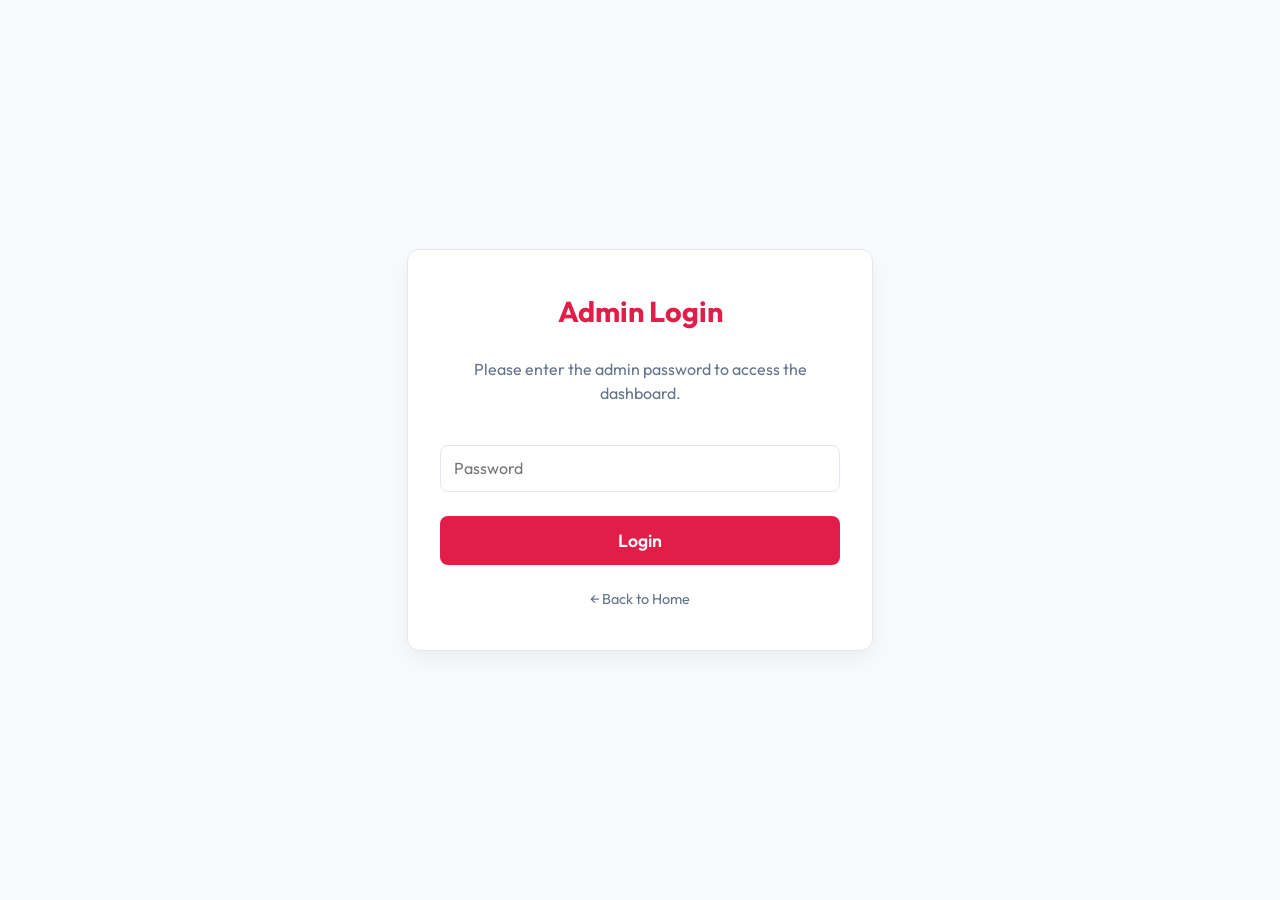
<file: admin.html>
<!DOCTYPE html>
<html lang="en">
<head>
  <meta charset="UTF-8" />
  <meta name="viewport" content="width=device-width, initial-scale=1.0"/>
  <title>Maa - Admin Dashboard</title>
  
  <link rel="preconnect" href="https://fonts.googleapis.com">
  <link rel="preconnect" href="https://fonts.gstatic.com" crossorigin>
  <link href="https://fonts.googleapis.com/css2?family=Outfit:wght@300;400;500;600;700&display=swap" rel="stylesheet">
  
  <style>
    :root {
      --color-primary: #e11d48;
      --color-primary-light: #fda4af;
      --color-bg: #f8fafc;
      --color-surface: #ffffff;
      --color-text: #0f172a;
      --color-text-muted: #64748b;
      --color-border: #e2e8f0;
      --color-success: #10b981;
      --font-family: 'Outfit', sans-serif;
    }

    body {
      font-family: var(--font-family);
      background-color: var(--color-bg);
      color: var(--color-text);
      margin: 0;
      padding: 0;
      line-height: 1.5;
    }

    .container {
      max-width: 900px;
      margin: 2rem auto;
      padding: 0 1rem;
    }

    header {
      display: flex;
      justify-content: space-between;
      align-items: center;
      margin-bottom: 2rem;
      border-bottom: 1px solid var(--color-border);
      padding-bottom: 1rem;
    }

    h1 {
      font-size: 2rem;
      font-weight: 700;
      color: var(--color-primary);
      margin: 0;
    }

    .tabs {
      display: flex;
      gap: 1rem;
      margin-bottom: 2rem;
      border-bottom: 1px solid var(--color-border);
      flex-wrap: wrap;
    }

    .tab {
      padding: 0.8rem 1.5rem;
      font-size: 1.1rem;
      font-weight: 600;
      cursor: pointer;
      color: var(--color-text-muted);
      border-bottom: 3px solid transparent;
      transition: all 0.2s;
    }

    .tab.active {
      color: var(--color-primary);
      border-bottom-color: var(--color-primary);
    }

    .tab-content {
      display: none;
    }

    .tab-content.active {
      display: block;
    }

    .card {
      background: var(--color-surface);
      border: 1px solid var(--color-border);
      border-radius: 12px;
      padding: 1.5rem;
      margin-bottom: 1rem;
      box-shadow: 0 2px 4px rgba(0,0,0,0.02);
      display: flex;
      flex-direction: column;
      gap: 1rem;
    }

    @media (min-width: 768px) {
      .card {
        flex-direction: row;
        justify-content: space-between;
        align-items: center;
      }
    }

    .details {
      flex: 1;
    }

    .text-title {
      font-size: 1.25rem;
      font-weight: 600;
      margin: 0 0 0.5rem 0;
      color: var(--color-text);
    }

    .meta {
      font-size: 0.9rem;
      color: var(--color-text-muted);
      display: flex;
      gap: 1rem;
      align-items: center;
      flex-wrap: wrap;
    }

    .badge {
      padding: 0.2rem 0.6rem;
      border-radius: 9999px;
      font-size: 0.75rem;
      font-weight: 600;
      text-transform: uppercase;
    }

    .badge.downvote { background: #fee2e2; color: #991b1b; }
    .badge.fallback { background: #ffedd5; color: #9a3412; }
    .badge.pending { background: #fef08a; color: #854d0e; }
    .badge.approved { background: #dcfce7; color: #166534; }

    .btn-group {
      display: flex;
      gap: 0.5rem;
    }

    .btn {
      padding: 0.5rem 1rem;
      border-radius: 8px;
      font-family: inherit;
      font-weight: 600;
      cursor: pointer;
      border: none;
      transition: opacity 0.2s;
    }

    .btn:hover { opacity: 0.9; }
    .btn-danger { background: var(--color-primary); color: white; }
    .btn-success { background: var(--color-success); color: white; }
    .btn-outline { background: transparent; border: 1px solid var(--color-border); color: var(--color-text); }
    .btn-outline:hover { background: var(--color-bg); }

    .empty-state {
      text-align: center;
      padding: 3rem;
      background: var(--color-surface);
      border: 1px dashed var(--color-border);
      border-radius: 12px;
      color: var(--color-text-muted);
    }
    
    .nav-link {
      color: var(--color-primary);
      text-decoration: none;
      font-weight: 500;
      margin-left: 1rem;
    }
    
    .nav-link:hover { text-decoration: underline; }

    #login-overlay {
      position: fixed;
      inset: 0;
      background: var(--color-bg);
      display: flex;
      flex-direction: column;
      align-items: center;
      justify-content: center;
      z-index: 1000;
    }
    #login-card {
      background: white;
      padding: 2.5rem 2rem;
      border-radius: 12px;
      box-shadow: 0 10px 25px rgba(0,0,0,0.05);
      width: 100%;
      max-width: 400px;
      text-align: center;
      border: 1px solid var(--color-border);
    }
    #login-input {
      width: 100%;
      padding: 0.8rem;
      margin: 1.5rem 0;
      border: 1px solid var(--color-border);
      border-radius: 8px;
      font-size: 1rem;
      box-sizing: border-box;
      font-family: inherit;
    }
    #login-input:focus {
      outline: none;
      border-color: var(--color-primary);
    }

    /* Form Styles */
    .form-group { margin-bottom: 1.5rem; }
    .form-group label { display: block; margin-bottom: 0.5rem; font-weight: 500; }
    .form-control { width: 100%; padding: 0.8rem; border: 1px solid var(--color-border); border-radius: 10px; font-family: inherit; font-size: 1rem; box-sizing: border-box; }
    .form-control:focus { outline: none; border-color: var(--color-primary); }
    textarea.form-control { resize: vertical; min-height: 120px; }
  </style>
</head>
<body>

  <!-- Login Overlay -->
  <div id="login-overlay">
    <div id="login-card">
      <h2 style="color: var(--color-primary); margin-top: 0; font-size: 1.8rem;">Admin Login</h2>
      <p style="color: var(--color-text-muted);">Please enter the admin password to access the dashboard.</p>
      <input type="password" id="login-input" placeholder="Password" onkeypress="if(event.key === 'Enter') checkLogin()" />
      <button class="btn btn-danger" style="width: 100%; padding: 0.8rem; font-size: 1.1rem;" onclick="checkLogin()">Login</button>
      <p id="login-error" style="color: #e11d48; display: none; margin-top: 1rem; font-weight: 500;">Incorrect password.</p>
      <a href="index.html" style="display: block; margin-top: 1.5rem; color: var(--color-text-muted); text-decoration: none; font-size: 0.9rem;">&larr; Back to Home</a>
    </div>
  </div>

  <div class="container">
    <header>
      <div>
        <h1>Maa Admin</h1>
      </div>
      <div>
        <a href="index.html" class="nav-link">Back to Site</a>
      </div>
    </header>

    <div class="tabs">
      <div class="tab active" onclick="switchTab('pending')">Pending Stories</div>
      <div class="tab" onclick="switchTab('approved')">Approved Stories</div>
      <div class="tab" onclick="switchTab('add')">Add Story</div>
      <div class="tab" onclick="switchTab('queries')">Failed Queries</div>
    </div>

    <!-- Pending Stories Tab -->
    <div id="tab-pending" class="tab-content active">
      <div style="display: flex; justify-content: space-between; align-items: center; margin-bottom: 1rem;">
        <div class="stats" id="pending-counter">0 pending stories</div>
        <button class="btn btn-outline" onclick="window.loadPendingStories()">Refresh</button>
      </div>
      <div id="pending-container"></div>
    </div>

    <!-- Approved Stories Tab -->
    <div id="tab-approved" class="tab-content">
      <div style="display: flex; justify-content: space-between; align-items: center; margin-bottom: 1rem;">
        <div class="stats" id="approved-counter">0 approved stories</div>
        <button class="btn btn-outline" onclick="window.loadApprovedStories()">Refresh</button>
      </div>
      <div id="approved-container"></div>
    </div>

    <!-- Add Story Tab -->
    <div id="tab-add" class="tab-content">
      <div class="card" style="display: block;">
        <h2 style="margin-top: 0; color: var(--color-primary);">Add a Story</h2>
        <p style="color: var(--color-text-muted); margin-bottom: 1.5rem;">Stories added here are instantly approved and visible on the public community page.</p>
        
        <form id="addStoryForm">
          <div class="form-group">
            <label>Author Name</label>
            <input type="text" id="addAuthor" class="form-control" placeholder="Admin/Organization" required>
          </div>
          <div class="form-group">
            <label>Story Text</label>
            <textarea id="addText" class="form-control" placeholder="Write the story here..." required></textarea>
          </div>
          <button type="submit" class="btn btn-success" style="width: 100%; padding: 1rem;" id="addSubmitBtn">Add Approved Story</button>
        </form>
      </div>
    </div>

    <!-- Queries Tab -->
    <div id="tab-queries" class="tab-content">
      <div style="display: flex; justify-content: space-between; align-items: center; margin-bottom: 1rem;">
        <div class="stats" id="queries-counter">0 pending queries</div>
        <button class="btn btn-outline" id="clear-btn">Clear All Logs</button>
      </div>
      <div id="logs-container"></div>
    </div>

  </div>

  <!-- Regular JS Logic -->
  <script>
    function switchTab(tabId) {
      document.querySelectorAll('.tab').forEach(t => t.classList.remove('active'));
      document.querySelectorAll('.tab-content').forEach(c => c.classList.remove('active'));
      
      event.target.classList.add('active');
      document.getElementById(`tab-${tabId}`).classList.add('active');
      
      if(tabId === 'pending' && window.loadPendingStories) window.loadPendingStories();
      if(tabId === 'approved' && window.loadApprovedStories) window.loadApprovedStories();
    }

    function checkLogin() {
      const pwd = document.getElementById('login-input').value;
      if (pwd === 'admin123') { 
        document.getElementById('login-overlay').style.display = 'none';
        sessionStorage.setItem('admin_logged_in', 'true');
      } else {
        document.getElementById('login-error').style.display = 'block';
      }
    }

    function loadLogs() {
      const container = document.getElementById('logs-container');
      const counter = document.getElementById('queries-counter');
      const logs = JSON.parse(localStorage.getItem('maa_failed_queries') || '[]');
      
      counter.textContent = `${logs.length} pending quer${logs.length === 1 ? 'y' : 'ies'} to review`;

      if (logs.length === 0) {
        container.innerHTML = `<div class="empty-state"><h2>🎉 All caught up!</h2><p>Your chatbot is answering everything perfectly right now.</p></div>`;
        return;
      }

      container.innerHTML = logs.map(log => {
        const date = new Date(log.timestamp).toLocaleString();
        const badgeClass = log.reason === 'downvote' ? 'downvote' : 'fallback';
        const badgeText = log.reason === 'downvote' ? 'User Disliked' : 'No Answer';
        return `
          <div class="card">
            <div class="details">
              <p class="text-title">"${log.text}"</p>
              <div class="meta">
                <span class="badge ${badgeClass}">${badgeText}</span>
                <span>Logged at: ${date}</span>
              </div>
            </div>
            <div class="btn-group">
              <button class="btn btn-outline" onclick="copyToClipboard('${log.text.replace(/'/g, "\\'")}')">Copy</button>
            </div>
          </div>
        `;
      }).join('');
    }

    document.getElementById('clear-btn').addEventListener('click', () => {
      if(confirm("Are you sure you want to clear all logged queries?")) {
        localStorage.removeItem('maa_failed_queries');
        loadLogs();
      }
    });

    window.copyToClipboard = (text) => navigator.clipboard.writeText(text).then(() => alert('Copied!'));
  </script>

  <!-- PHP/MySQL Modular Scripts -->
  <script>
    window.loadPendingStories = async function() {
      const container = document.getElementById('pending-container');
      const counter = document.getElementById('pending-counter');
      
      try {
        const response = await fetch('api/admin_get_stories.php?status=pending');
        if (!response.ok) throw new Error('Network error');
        const stories = await response.json();
        
        counter.textContent = `${stories.length} pending stor${stories.length === 1 ? 'y' : 'ies'}`;

        if (stories.length === 0) {
          container.innerHTML = `<div class="empty-state"><h2>🎉 All caught up!</h2><p>No new stories to review.</p></div>`;
          return;
        }

        container.innerHTML = stories.map(story => {
          const date = new Date(story.timestamp).toLocaleString();
          return `
            <div class="card">
              <div class="details">
                <p class="text-title">"${story.text}"</p>
                <div class="meta">
                  <span class="badge pending">Pending</span>
                  <span>By: <strong>${story.name}</strong></span>
                  <span>Submitted: ${date}</span>
                </div>
              </div>
              <div class="btn-group">
                <button class="btn btn-success" onclick="window.reviewStory('${story.id}', 'approve')">Approve</button>
                <button class="btn btn-danger" onclick="window.reviewStory('${story.id}', 'reject')">Reject</button>
              </div>
            </div>
          `;
        }).join('');
      } catch (err) {
        console.error(err);
        container.innerHTML = `<div class="empty-state"><h3>Failed to load from backend.</h3></div>`;
      }
    };

    window.loadApprovedStories = async function() {
      const container = document.getElementById('approved-container');
      const counter = document.getElementById('approved-counter');
      
      try {
        const response = await fetch('api/admin_get_stories.php?status=approved');
        if (!response.ok) throw new Error('Network error');
        const stories = await response.json();
        
        counter.textContent = `${stories.length} approved stor${stories.length === 1 ? 'y' : 'ies'}`;

        if (stories.length === 0) {
          container.innerHTML = `<div class="empty-state"><h3>No approved stories yet.</h3></div>`;
          return;
        }

        container.innerHTML = stories.map(story => {
          const date = new Date(story.timestamp).toLocaleString();
          return `
            <div class="card">
              <div class="details">
                <p class="text-title">"${story.text}"</p>
                <div class="meta">
                  <span class="badge approved">Approved</span>
                  <span>By: <strong>${story.name}</strong></span>
                  <span>Added: ${date}</span>
                </div>
              </div>
              <div class="btn-group">
                <button class="btn btn-danger" onclick="window.deleteStory('${story.id}')">Remove</button>
              </div>
            </div>
          `;
        }).join('');
      } catch (err) {
        console.error(err);
        container.innerHTML = `<div class="empty-state"><h3>Failed to load from backend.</h3></div>`;
      }
    };

    window.reviewStory = async function(id, action) {
      try {
        const response = await fetch('api/admin_action.php', {
          method: 'POST',
          headers: { 'Content-Type': 'application/json' },
          body: JSON.stringify({ id, action })
        });
        if (!response.ok) throw new Error('Network error');
        window.loadPendingStories();
      } catch (err) {
        console.error(err);
        alert('Server Error');
      }
    };

    window.deleteStory = async function(id) {
      if(!confirm("Are you sure you want to permanently delete this approved story?")) return;
      try {
        const response = await fetch('api/admin_action.php', {
          method: 'POST',
          headers: { 'Content-Type': 'application/json' },
          body: JSON.stringify({ id, action: 'delete' })
        });
        if (!response.ok) throw new Error('Network error');
        window.loadApprovedStories();
      } catch (err) {
        console.error(err);
        alert('Server Error');
      }
    };

    document.getElementById('addStoryForm').addEventListener('submit', async (e) => {
      e.preventDefault();
      const btn = document.getElementById('addSubmitBtn');
      btn.textContent = 'Adding...';
      btn.disabled = true;

      const newStory = {
        name: document.getElementById('addAuthor').value,
        text: document.getElementById('addText').value
      };

      try {
        const response = await fetch('api/admin_add_approved.php', {
          method: 'POST',
          headers: { 'Content-Type': 'application/json' },
          body: JSON.stringify(newStory)
        });
        if (!response.ok) throw new Error('Network error');
        
        alert('Story added and instantly approved!');
        document.getElementById('addStoryForm').reset();
        document.querySelector('.tab:nth-child(2)').click();
      } catch (err) {
        console.error(err);
        alert('Server Error');
      } finally {
        btn.textContent = 'Add Approved Story';
        btn.disabled = false;
      }
    });

    // Run Initial Data Fetches
    if (sessionStorage.getItem('admin_logged_in') === 'true') {
      document.getElementById('login-overlay').style.display = 'none';
    }
    window.loadPendingStories();
    loadLogs();
  </script>
</body>
</html>
</file>
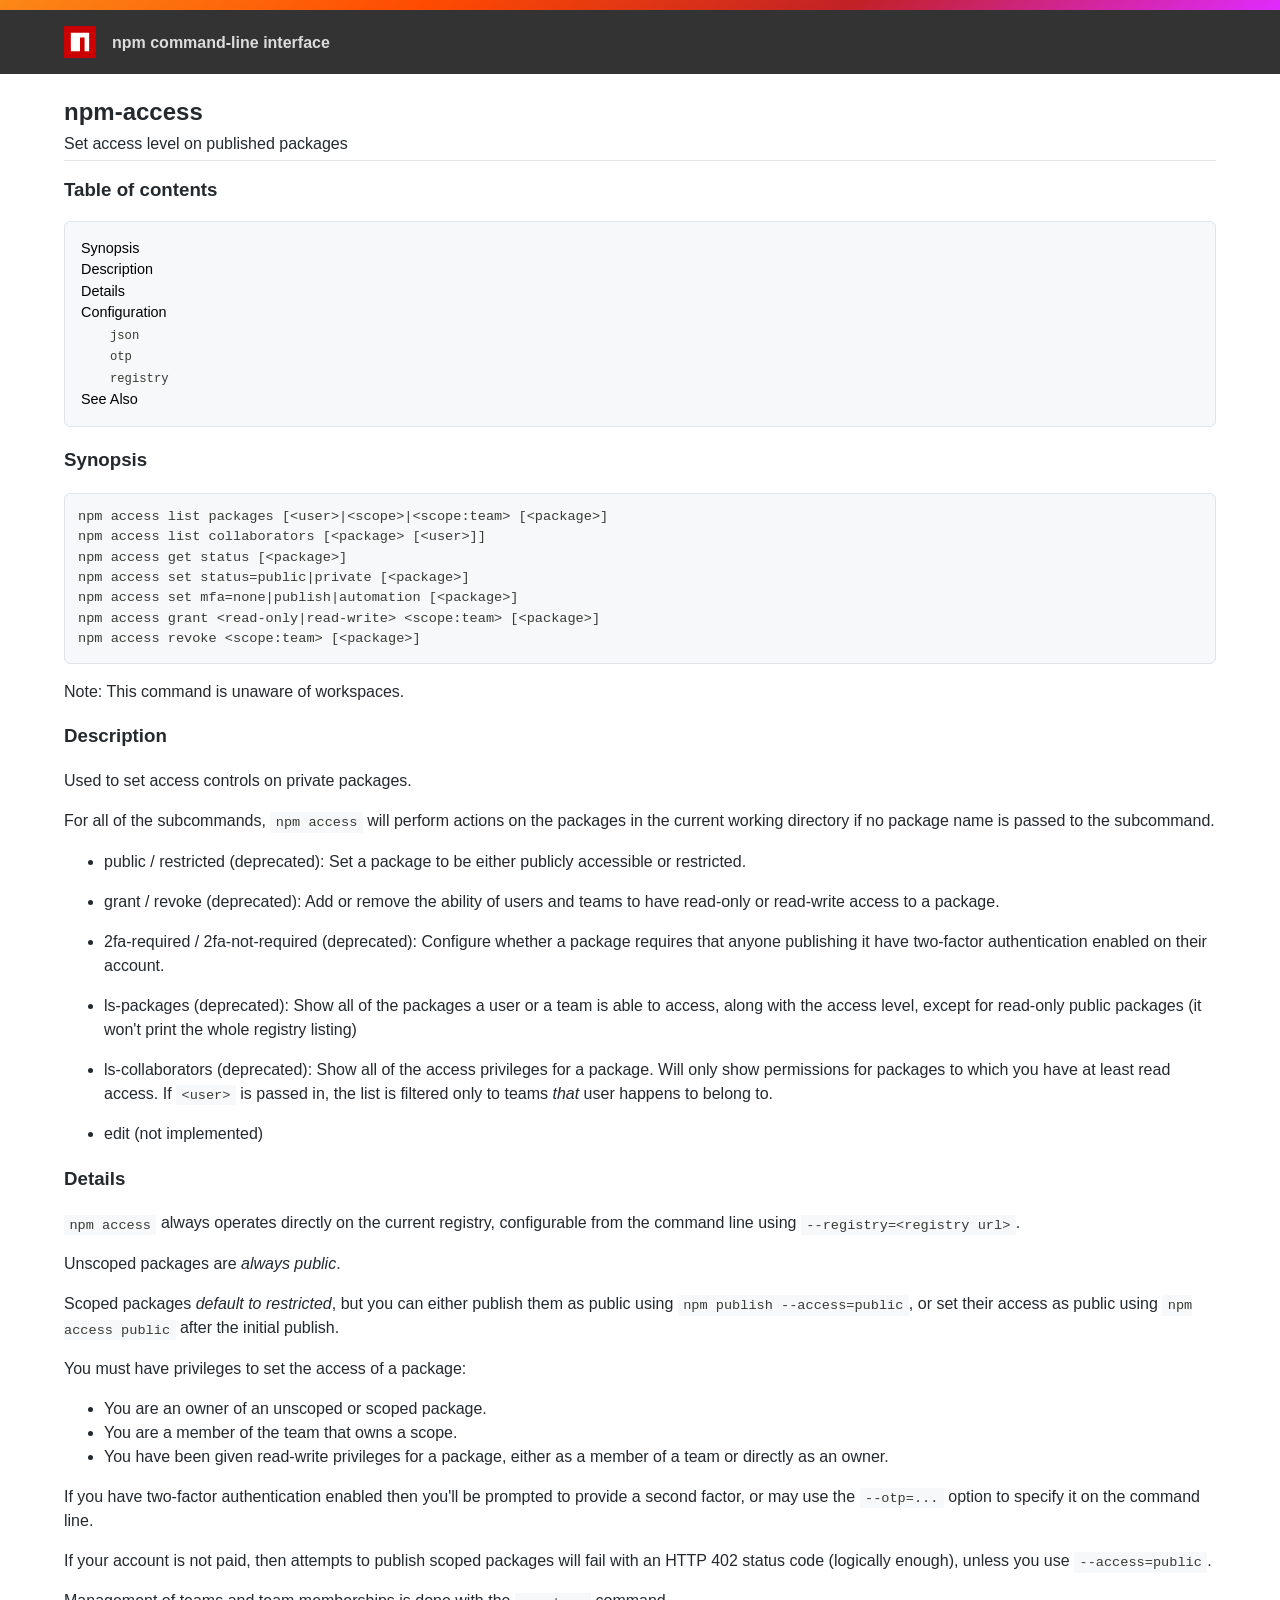
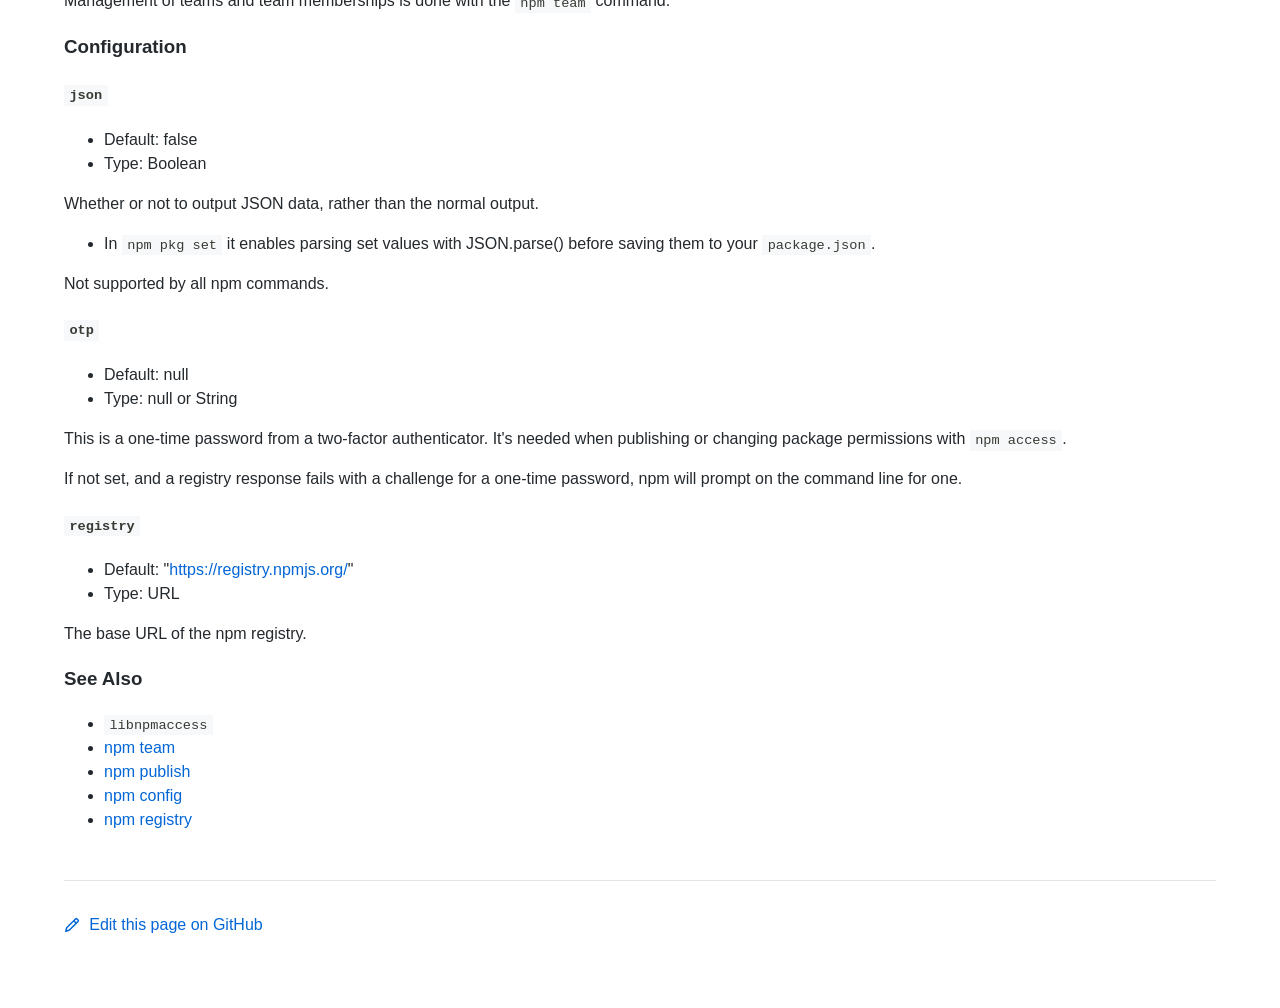
<file: node-v20.9.0-win-x64/node_modules/npm/docs/output/commands/npm-access.html>
<!DOCTYPE html><html><head>
<meta charset="utf-8">
<title>npm-access</title>
<style>
body {
    background-color: #ffffff;
    color: #24292e;

    margin: 0;

    line-height: 1.5;

    font-family: -apple-system, BlinkMacSystemFont, "Segoe UI", Helvetica, Arial, sans-serif, "Apple Color Emoji", "Segoe UI Emoji";
}
#rainbar {
    height: 10px;
    background-image: linear-gradient(139deg, #fb8817, #ff4b01, #c12127, #e02aff);
}

a {
    text-decoration: none;
    color: #0366d6;
}
a:hover {
    text-decoration: underline;
}

pre {
    margin: 1em 0px;
    padding: 1em;
    border: solid 1px #e1e4e8;
    border-radius: 6px;

    display: block;
    overflow: auto;

    white-space: pre;

    background-color: #f6f8fa;
    color: #393a34;
}
code {
    font-family: SFMono-Regular, Consolas, "Liberation Mono", Menlo, Courier, monospace;
    font-size: 85%;
    padding: 0.2em 0.4em;
    background-color: #f6f8fa;
    color: #393a34;
}
pre > code {
    padding: 0;
    background-color: inherit;
    color: inherit;
}
h1, h2, h3 {
    font-weight: 600;
}

#logobar {
    background-color: #333333;
    margin: 0 auto;
    padding: 1em 4em;
}
#logobar .logo {
    float: left;
}
#logobar .title {
    font-weight: 600;
    color: #dddddd;
    float: left;
    margin: 5px 0 0 1em;
}
#logobar:after {
    content: "";
    display: block;
    clear: both;
}

#content {
    margin: 0 auto;
    padding: 0 4em;
}

#table_of_contents > h2 {
    font-size: 1.17em;
}
#table_of_contents ul:first-child {
    border: solid 1px #e1e4e8;
    border-radius: 6px;
    padding: 1em;
    background-color: #f6f8fa;
    color: #393a34;
}
#table_of_contents ul {
    list-style-type: none;
    padding-left: 1.5em;
}
#table_of_contents li {
    font-size: 0.9em;
}
#table_of_contents li a {
    color: #000000;
}

header.title {
    border-bottom: solid 1px #e1e4e8;
}
header.title > h1 {
    margin-bottom: 0.25em;
}
header.title > .description {
    display: block;
    margin-bottom: 0.5em;
    line-height: 1;
}

footer#edit {
    border-top: solid 1px #e1e4e8;
    margin: 3em 0 4em 0;
    padding-top: 2em;
}
</style>
</head>
<body>
<div id="banner">
<div id="rainbar"></div>
<div id="logobar">
<svg class="logo" role="img" height="32" width="32" viewBox="0 0 700 700">
<polygon fill="#cb0000" points="0,700 700,700 700,0 0,0"></polygon>
<polygon fill="#ffffff" points="150,550 350,550 350,250 450,250 450,550 550,550 550,150 150,150"></polygon>
</svg>
<div class="title">
npm command-line interface
</div>
</div>
</div>

<section id="content">
<header class="title">
<h1 id="npm-access">npm-access</h1>
<span class="description">Set access level on published packages</span>
</header>

<section id="table_of_contents">
<h2 id="table-of-contents">Table of contents</h2>
<div id="_table_of_contents"><ul><li><a href="#synopsis">Synopsis</a></li><li><a href="#description">Description</a></li><li><a href="#details">Details</a></li><li><a href="#configuration">Configuration</a></li><ul><li><a href="#json"><code>json</code></a></li><li><a href="#otp"><code>otp</code></a></li><li><a href="#registry"><code>registry</code></a></li></ul><li><a href="#see-also">See Also</a></li></ul></div>
</section>

<div id="_content"><h3 id="synopsis">Synopsis</h3>
<pre><code class="language-bash">npm access list packages [&lt;user&gt;|&lt;scope&gt;|&lt;scope:team&gt; [&lt;package&gt;]
npm access list collaborators [&lt;package&gt; [&lt;user&gt;]]
npm access get status [&lt;package&gt;]
npm access set status=public|private [&lt;package&gt;]
npm access set mfa=none|publish|automation [&lt;package&gt;]
npm access grant &lt;read-only|read-write&gt; &lt;scope:team&gt; [&lt;package&gt;]
npm access revoke &lt;scope:team&gt; [&lt;package&gt;]
</code></pre>
<p>Note: This command is unaware of workspaces.</p>
<h3 id="description">Description</h3>
<p>Used to set access controls on private packages.</p>
<p>For all of the subcommands, <code>npm access</code> will perform actions on the packages
in the current working directory if no package name is passed to the
subcommand.</p>
<ul>
<li>
<p>public / restricted (deprecated):
Set a package to be either publicly accessible or restricted.</p>
</li>
<li>
<p>grant / revoke (deprecated):
Add or remove the ability of users and teams to have read-only or read-write
access to a package.</p>
</li>
<li>
<p>2fa-required / 2fa-not-required (deprecated):
Configure whether a package requires that anyone publishing it have two-factor
authentication enabled on their account.</p>
</li>
<li>
<p>ls-packages (deprecated):
Show all of the packages a user or a team is able to access, along with the
access level, except for read-only public packages (it won't print the whole
registry listing)</p>
</li>
<li>
<p>ls-collaborators (deprecated):
Show all of the access privileges for a package. Will only show permissions
for packages to which you have at least read access. If <code>&lt;user&gt;</code> is passed in,
the list is filtered only to teams <em>that</em> user happens to belong to.</p>
</li>
<li>
<p>edit (not implemented)</p>
</li>
</ul>
<h3 id="details">Details</h3>
<p><code>npm access</code> always operates directly on the current registry, configurable
from the command line using <code>--registry=&lt;registry url&gt;</code>.</p>
<p>Unscoped packages are <em>always public</em>.</p>
<p>Scoped packages <em>default to restricted</em>, but you can either publish them as
public using <code>npm publish --access=public</code>, or set their access as public using
<code>npm access public</code> after the initial publish.</p>
<p>You must have privileges to set the access of a package:</p>
<ul>
<li>You are an owner of an unscoped or scoped package.</li>
<li>You are a member of the team that owns a scope.</li>
<li>You have been given read-write privileges for a package, either as a member
of a team or directly as an owner.</li>
</ul>
<p>If you have two-factor authentication enabled then you'll be prompted to provide a second factor, or may use the <code>--otp=...</code> option to specify it on
the command line.</p>
<p>If your account is not paid, then attempts to publish scoped packages will
fail with an HTTP 402 status code (logically enough), unless you use
<code>--access=public</code>.</p>
<p>Management of teams and team memberships is done with the <code>npm team</code> command.</p>
<h3 id="configuration">Configuration</h3>
<h4 id="json"><code>json</code></h4>
<ul>
<li>Default: false</li>
<li>Type: Boolean</li>
</ul>
<p>Whether or not to output JSON data, rather than the normal output.</p>
<ul>
<li>In <code>npm pkg set</code> it enables parsing set values with JSON.parse() before
saving them to your <code>package.json</code>.</li>
</ul>
<p>Not supported by all npm commands.</p>
<h4 id="otp"><code>otp</code></h4>
<ul>
<li>Default: null</li>
<li>Type: null or String</li>
</ul>
<p>This is a one-time password from a two-factor authenticator. It's needed
when publishing or changing package permissions with <code>npm access</code>.</p>
<p>If not set, and a registry response fails with a challenge for a one-time
password, npm will prompt on the command line for one.</p>
<h4 id="registry"><code>registry</code></h4>
<ul>
<li>Default: "<a href="https://registry.npmjs.org/">https://registry.npmjs.org/</a>"</li>
<li>Type: URL</li>
</ul>
<p>The base URL of the npm registry.</p>
<h3 id="see-also">See Also</h3>
<ul>
<li><a href="https://npm.im/libnpmaccess"><code>libnpmaccess</code></a></li>
<li><a href="../commands/npm-team.html">npm team</a></li>
<li><a href="../commands/npm-publish.html">npm publish</a></li>
<li><a href="../commands/npm-config.html">npm config</a></li>
<li><a href="../using-npm/registry.html">npm registry</a></li>
</ul></div>

<footer id="edit">
<a href="https://github.com/npm/cli/edit/latest/docs/content/commands/npm-access.md">
<svg role="img" viewBox="0 0 16 16" width="16" height="16" fill="currentcolor" style="vertical-align: text-bottom; margin-right: 0.3em;">
<path fill-rule="evenodd" d="M11.013 1.427a1.75 1.75 0 012.474 0l1.086 1.086a1.75 1.75 0 010 2.474l-8.61 8.61c-.21.21-.47.364-.756.445l-3.251.93a.75.75 0 01-.927-.928l.929-3.25a1.75 1.75 0 01.445-.758l8.61-8.61zm1.414 1.06a.25.25 0 00-.354 0L10.811 3.75l1.439 1.44 1.263-1.263a.25.25 0 000-.354l-1.086-1.086zM11.189 6.25L9.75 4.81l-6.286 6.287a.25.25 0 00-.064.108l-.558 1.953 1.953-.558a.249.249 0 00.108-.064l6.286-6.286z"></path>
</svg>
Edit this page on GitHub
</a>
</footer>
</section>



</body></html>
</file>
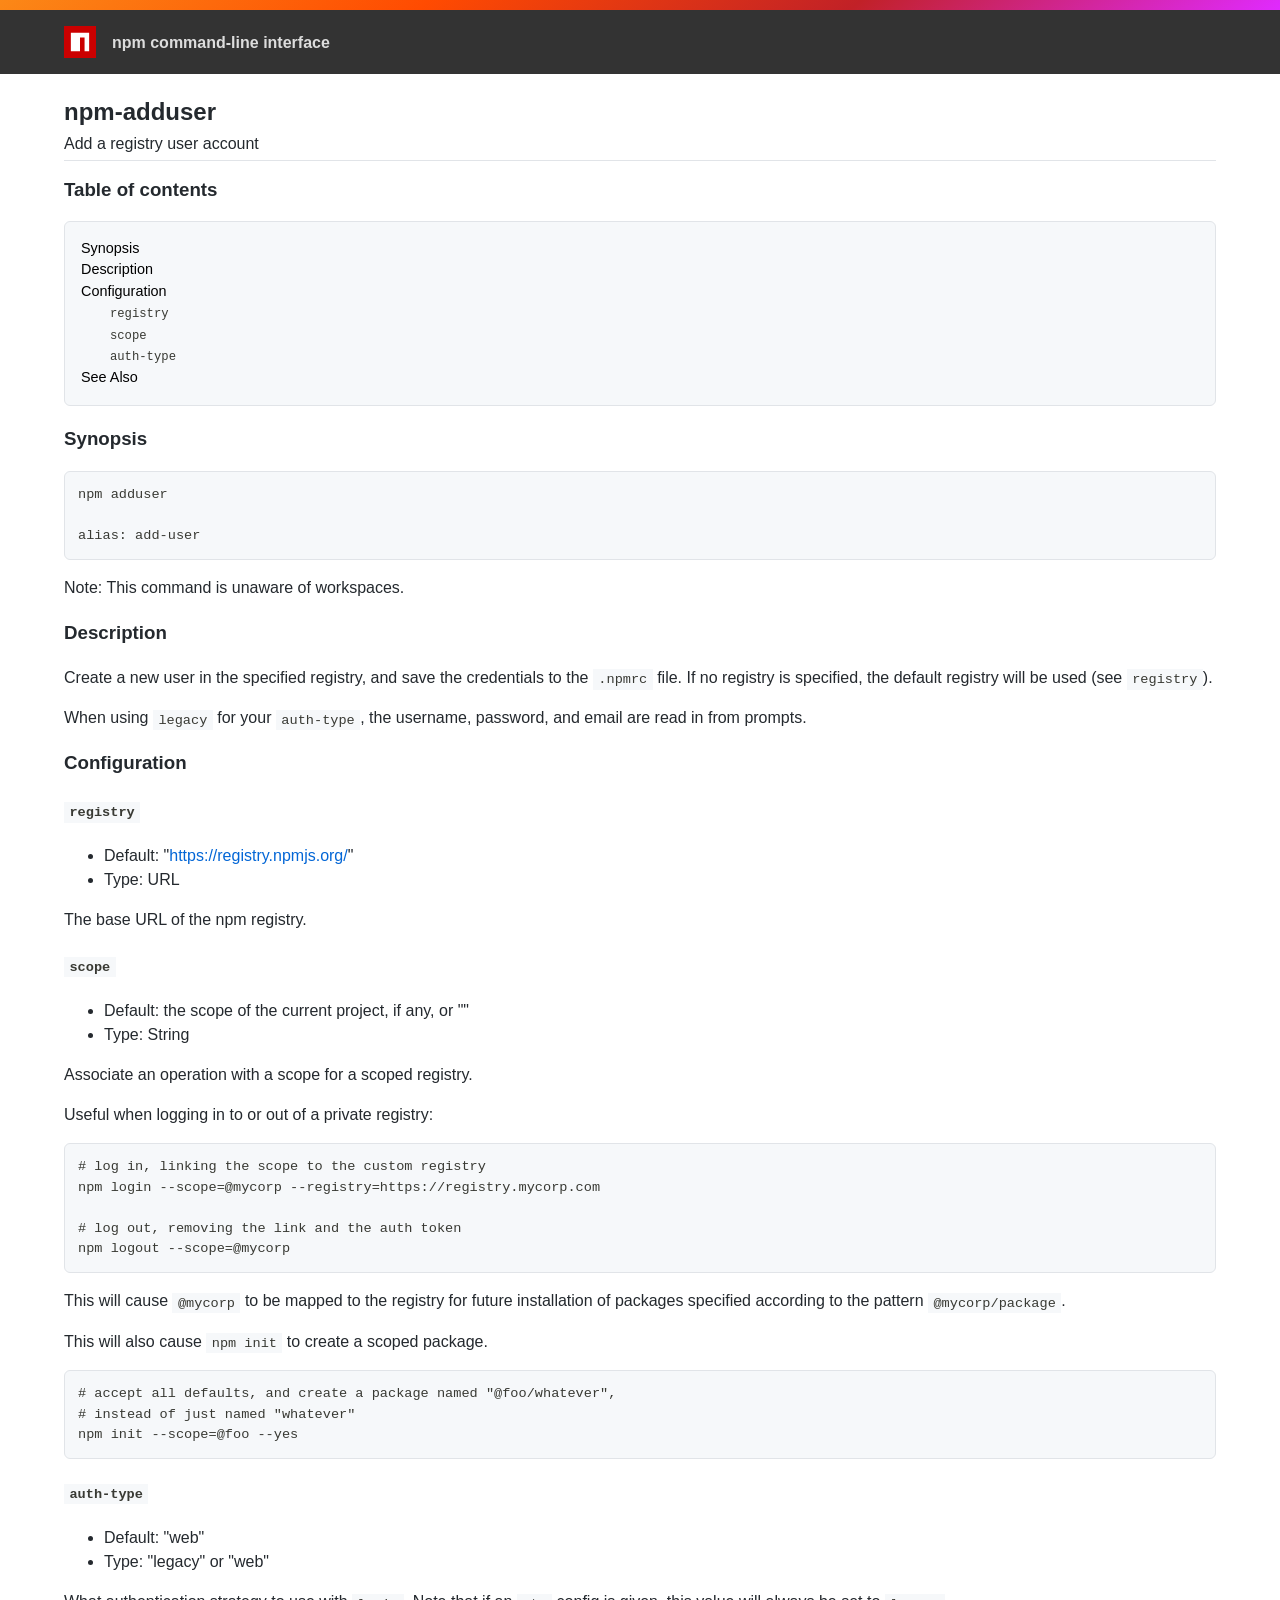
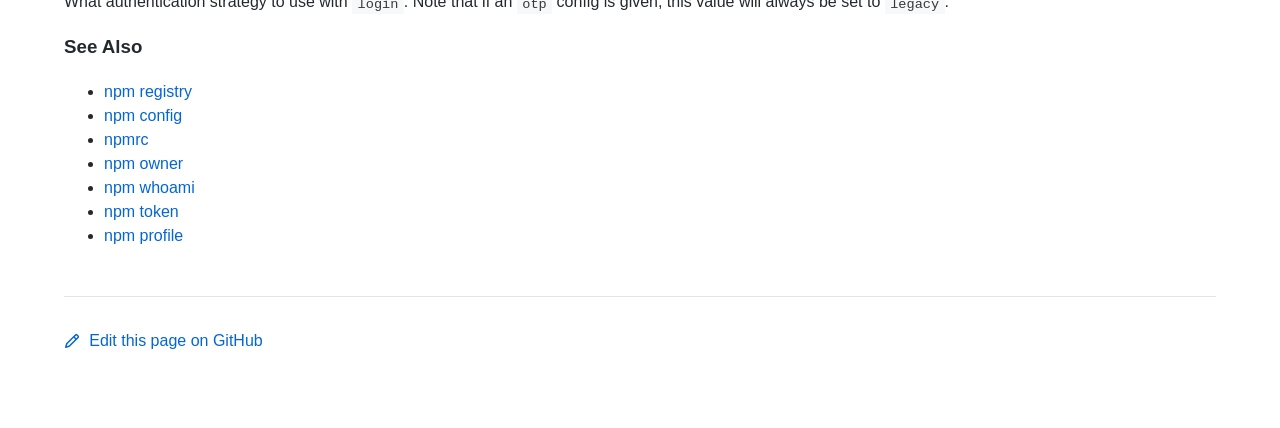
<file: node-v20.9.0-win-x64/node_modules/npm/docs/output/commands/npm-adduser.html>
<!DOCTYPE html><html><head>
<meta charset="utf-8">
<title>npm-adduser</title>
<style>
body {
    background-color: #ffffff;
    color: #24292e;

    margin: 0;

    line-height: 1.5;

    font-family: -apple-system, BlinkMacSystemFont, "Segoe UI", Helvetica, Arial, sans-serif, "Apple Color Emoji", "Segoe UI Emoji";
}
#rainbar {
    height: 10px;
    background-image: linear-gradient(139deg, #fb8817, #ff4b01, #c12127, #e02aff);
}

a {
    text-decoration: none;
    color: #0366d6;
}
a:hover {
    text-decoration: underline;
}

pre {
    margin: 1em 0px;
    padding: 1em;
    border: solid 1px #e1e4e8;
    border-radius: 6px;

    display: block;
    overflow: auto;

    white-space: pre;

    background-color: #f6f8fa;
    color: #393a34;
}
code {
    font-family: SFMono-Regular, Consolas, "Liberation Mono", Menlo, Courier, monospace;
    font-size: 85%;
    padding: 0.2em 0.4em;
    background-color: #f6f8fa;
    color: #393a34;
}
pre > code {
    padding: 0;
    background-color: inherit;
    color: inherit;
}
h1, h2, h3 {
    font-weight: 600;
}

#logobar {
    background-color: #333333;
    margin: 0 auto;
    padding: 1em 4em;
}
#logobar .logo {
    float: left;
}
#logobar .title {
    font-weight: 600;
    color: #dddddd;
    float: left;
    margin: 5px 0 0 1em;
}
#logobar:after {
    content: "";
    display: block;
    clear: both;
}

#content {
    margin: 0 auto;
    padding: 0 4em;
}

#table_of_contents > h2 {
    font-size: 1.17em;
}
#table_of_contents ul:first-child {
    border: solid 1px #e1e4e8;
    border-radius: 6px;
    padding: 1em;
    background-color: #f6f8fa;
    color: #393a34;
}
#table_of_contents ul {
    list-style-type: none;
    padding-left: 1.5em;
}
#table_of_contents li {
    font-size: 0.9em;
}
#table_of_contents li a {
    color: #000000;
}

header.title {
    border-bottom: solid 1px #e1e4e8;
}
header.title > h1 {
    margin-bottom: 0.25em;
}
header.title > .description {
    display: block;
    margin-bottom: 0.5em;
    line-height: 1;
}

footer#edit {
    border-top: solid 1px #e1e4e8;
    margin: 3em 0 4em 0;
    padding-top: 2em;
}
</style>
</head>
<body>
<div id="banner">
<div id="rainbar"></div>
<div id="logobar">
<svg class="logo" role="img" height="32" width="32" viewBox="0 0 700 700">
<polygon fill="#cb0000" points="0,700 700,700 700,0 0,0"></polygon>
<polygon fill="#ffffff" points="150,550 350,550 350,250 450,250 450,550 550,550 550,150 150,150"></polygon>
</svg>
<div class="title">
npm command-line interface
</div>
</div>
</div>

<section id="content">
<header class="title">
<h1 id="npm-adduser">npm-adduser</h1>
<span class="description">Add a registry user account</span>
</header>

<section id="table_of_contents">
<h2 id="table-of-contents">Table of contents</h2>
<div id="_table_of_contents"><ul><li><a href="#synopsis">Synopsis</a></li><li><a href="#description">Description</a></li><li><a href="#configuration">Configuration</a></li><ul><li><a href="#registry"><code>registry</code></a></li><li><a href="#scope"><code>scope</code></a></li><li><a href="#auth-type"><code>auth-type</code></a></li></ul><li><a href="#see-also">See Also</a></li></ul></div>
</section>

<div id="_content"><h3 id="synopsis">Synopsis</h3>
<pre><code class="language-bash">npm adduser

alias: add-user
</code></pre>
<p>Note: This command is unaware of workspaces.</p>
<h3 id="description">Description</h3>
<p>Create a new user in the specified registry, and save the credentials to
the <code>.npmrc</code> file. If no registry is specified, the default registry
will be used (see <a href="../using-npm/registry.html"><code>registry</code></a>).</p>
<p>When using <code>legacy</code> for your <code>auth-type</code>, the username, password, and
email are read in from prompts.</p>
<h3 id="configuration">Configuration</h3>
<h4 id="registry"><code>registry</code></h4>
<ul>
<li>Default: "<a href="https://registry.npmjs.org/">https://registry.npmjs.org/</a>"</li>
<li>Type: URL</li>
</ul>
<p>The base URL of the npm registry.</p>
<h4 id="scope"><code>scope</code></h4>
<ul>
<li>Default: the scope of the current project, if any, or ""</li>
<li>Type: String</li>
</ul>
<p>Associate an operation with a scope for a scoped registry.</p>
<p>Useful when logging in to or out of a private registry:</p>
<pre><code># log in, linking the scope to the custom registry
npm login --scope=@mycorp --registry=https://registry.mycorp.com

# log out, removing the link and the auth token
npm logout --scope=@mycorp
</code></pre>
<p>This will cause <code>@mycorp</code> to be mapped to the registry for future
installation of packages specified according to the pattern
<code>@mycorp/package</code>.</p>
<p>This will also cause <code>npm init</code> to create a scoped package.</p>
<pre><code># accept all defaults, and create a package named "@foo/whatever",
# instead of just named "whatever"
npm init --scope=@foo --yes
</code></pre>
<h4 id="auth-type"><code>auth-type</code></h4>
<ul>
<li>Default: "web"</li>
<li>Type: "legacy" or "web"</li>
</ul>
<p>What authentication strategy to use with <code>login</code>. Note that if an <code>otp</code>
config is given, this value will always be set to <code>legacy</code>.</p>
<h3 id="see-also">See Also</h3>
<ul>
<li><a href="../using-npm/registry.html">npm registry</a></li>
<li><a href="../commands/npm-config.html">npm config</a></li>
<li><a href="../configuring-npm/npmrc.html">npmrc</a></li>
<li><a href="../commands/npm-owner.html">npm owner</a></li>
<li><a href="../commands/npm-whoami.html">npm whoami</a></li>
<li><a href="../commands/npm-token.html">npm token</a></li>
<li><a href="../commands/npm-profile.html">npm profile</a></li>
</ul></div>

<footer id="edit">
<a href="https://github.com/npm/cli/edit/latest/docs/content/commands/npm-adduser.md">
<svg role="img" viewBox="0 0 16 16" width="16" height="16" fill="currentcolor" style="vertical-align: text-bottom; margin-right: 0.3em;">
<path fill-rule="evenodd" d="M11.013 1.427a1.75 1.75 0 012.474 0l1.086 1.086a1.75 1.75 0 010 2.474l-8.61 8.61c-.21.21-.47.364-.756.445l-3.251.93a.75.75 0 01-.927-.928l.929-3.25a1.75 1.75 0 01.445-.758l8.61-8.61zm1.414 1.06a.25.25 0 00-.354 0L10.811 3.75l1.439 1.44 1.263-1.263a.25.25 0 000-.354l-1.086-1.086zM11.189 6.25L9.75 4.81l-6.286 6.287a.25.25 0 00-.064.108l-.558 1.953 1.953-.558a.249.249 0 00.108-.064l6.286-6.286z"></path>
</svg>
Edit this page on GitHub
</a>
</footer>
</section>



</body></html>
</file>
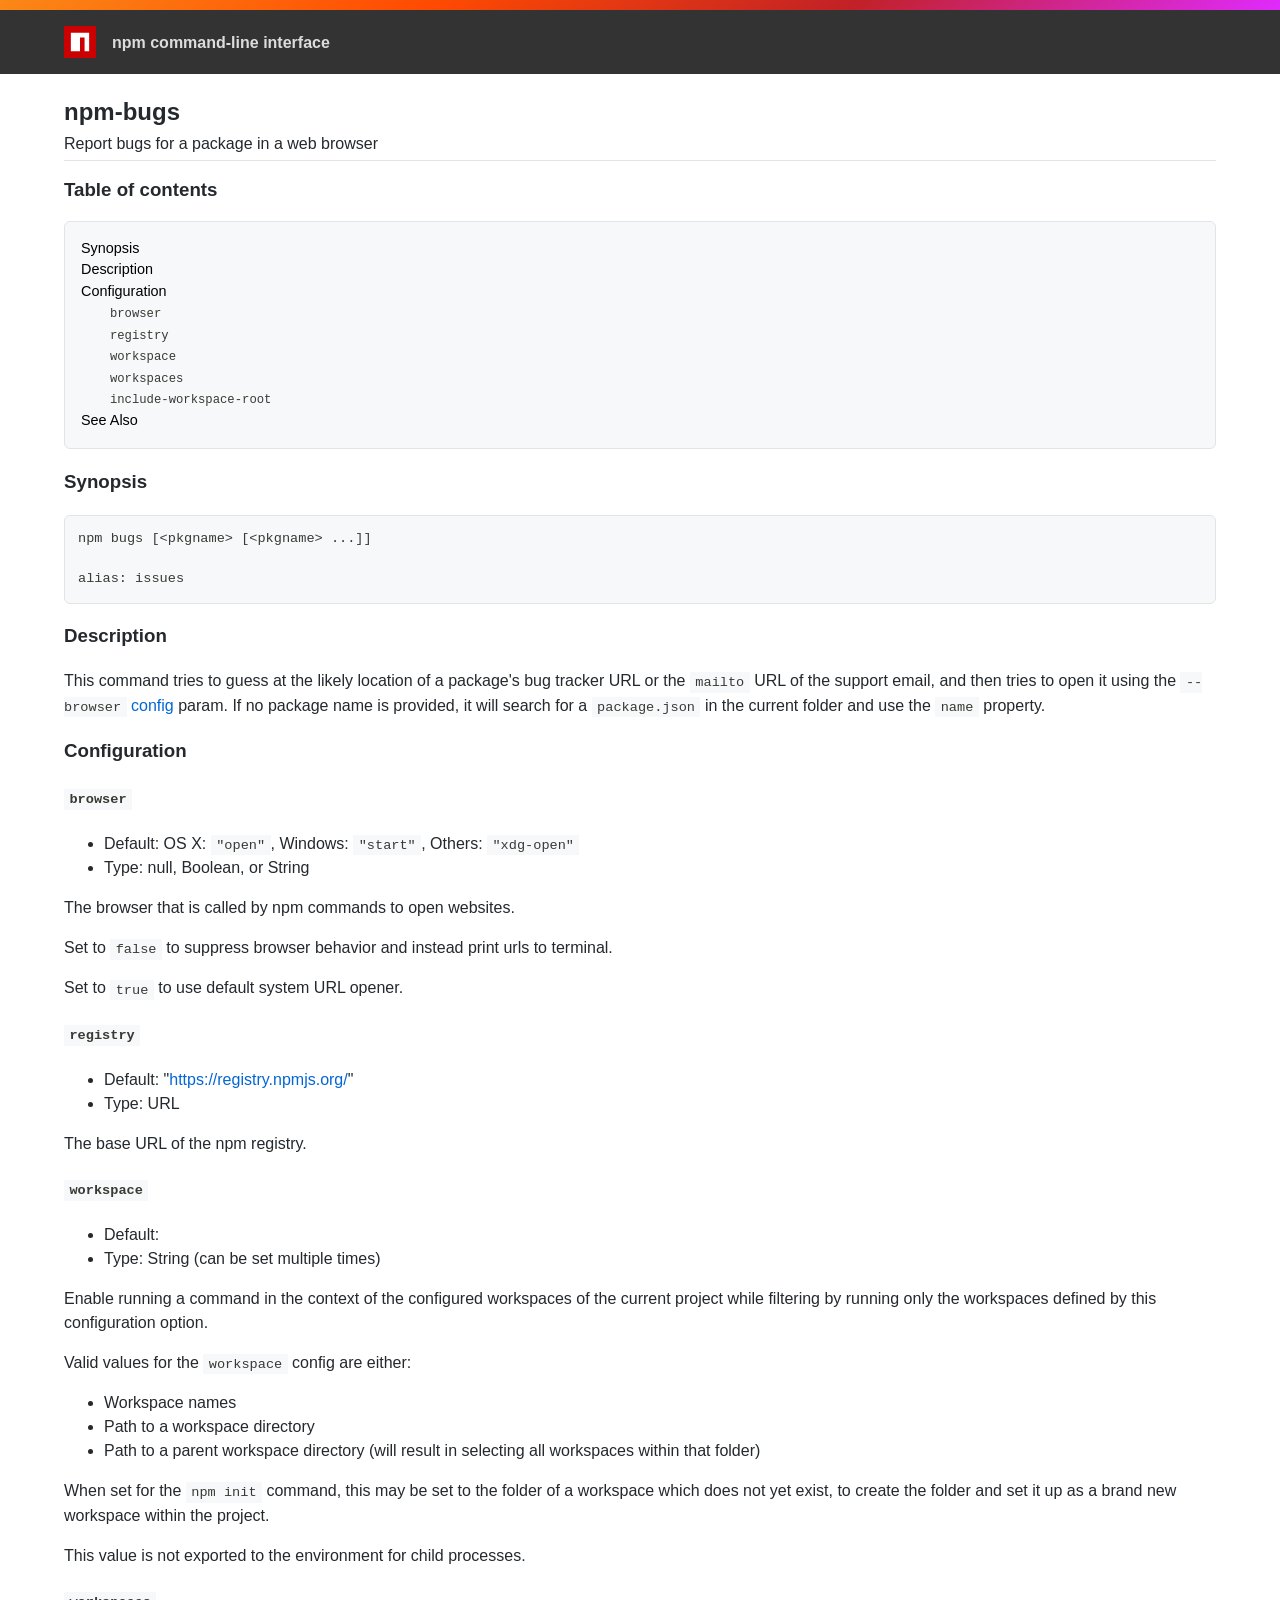
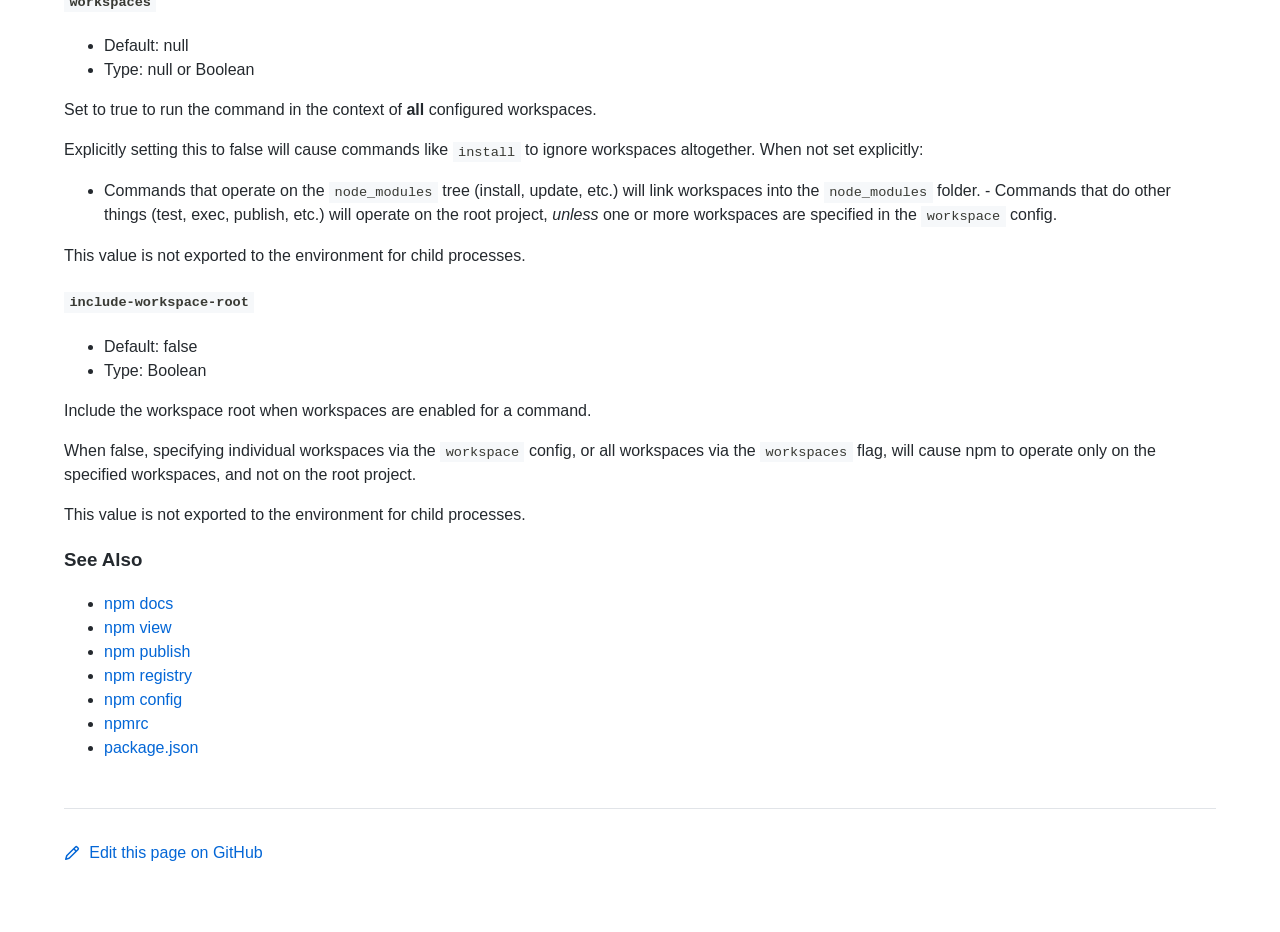
<file: node-v20.9.0-win-x64/node_modules/npm/docs/output/commands/npm-bugs.html>
<!DOCTYPE html><html><head>
<meta charset="utf-8">
<title>npm-bugs</title>
<style>
body {
    background-color: #ffffff;
    color: #24292e;

    margin: 0;

    line-height: 1.5;

    font-family: -apple-system, BlinkMacSystemFont, "Segoe UI", Helvetica, Arial, sans-serif, "Apple Color Emoji", "Segoe UI Emoji";
}
#rainbar {
    height: 10px;
    background-image: linear-gradient(139deg, #fb8817, #ff4b01, #c12127, #e02aff);
}

a {
    text-decoration: none;
    color: #0366d6;
}
a:hover {
    text-decoration: underline;
}

pre {
    margin: 1em 0px;
    padding: 1em;
    border: solid 1px #e1e4e8;
    border-radius: 6px;

    display: block;
    overflow: auto;

    white-space: pre;

    background-color: #f6f8fa;
    color: #393a34;
}
code {
    font-family: SFMono-Regular, Consolas, "Liberation Mono", Menlo, Courier, monospace;
    font-size: 85%;
    padding: 0.2em 0.4em;
    background-color: #f6f8fa;
    color: #393a34;
}
pre > code {
    padding: 0;
    background-color: inherit;
    color: inherit;
}
h1, h2, h3 {
    font-weight: 600;
}

#logobar {
    background-color: #333333;
    margin: 0 auto;
    padding: 1em 4em;
}
#logobar .logo {
    float: left;
}
#logobar .title {
    font-weight: 600;
    color: #dddddd;
    float: left;
    margin: 5px 0 0 1em;
}
#logobar:after {
    content: "";
    display: block;
    clear: both;
}

#content {
    margin: 0 auto;
    padding: 0 4em;
}

#table_of_contents > h2 {
    font-size: 1.17em;
}
#table_of_contents ul:first-child {
    border: solid 1px #e1e4e8;
    border-radius: 6px;
    padding: 1em;
    background-color: #f6f8fa;
    color: #393a34;
}
#table_of_contents ul {
    list-style-type: none;
    padding-left: 1.5em;
}
#table_of_contents li {
    font-size: 0.9em;
}
#table_of_contents li a {
    color: #000000;
}

header.title {
    border-bottom: solid 1px #e1e4e8;
}
header.title > h1 {
    margin-bottom: 0.25em;
}
header.title > .description {
    display: block;
    margin-bottom: 0.5em;
    line-height: 1;
}

footer#edit {
    border-top: solid 1px #e1e4e8;
    margin: 3em 0 4em 0;
    padding-top: 2em;
}
</style>
</head>
<body>
<div id="banner">
<div id="rainbar"></div>
<div id="logobar">
<svg class="logo" role="img" height="32" width="32" viewBox="0 0 700 700">
<polygon fill="#cb0000" points="0,700 700,700 700,0 0,0"></polygon>
<polygon fill="#ffffff" points="150,550 350,550 350,250 450,250 450,550 550,550 550,150 150,150"></polygon>
</svg>
<div class="title">
npm command-line interface
</div>
</div>
</div>

<section id="content">
<header class="title">
<h1 id="npm-bugs">npm-bugs</h1>
<span class="description">Report bugs for a package in a web browser</span>
</header>

<section id="table_of_contents">
<h2 id="table-of-contents">Table of contents</h2>
<div id="_table_of_contents"><ul><li><a href="#synopsis">Synopsis</a></li><li><a href="#description">Description</a></li><li><a href="#configuration">Configuration</a></li><ul><li><a href="#browser"><code>browser</code></a></li><li><a href="#registry"><code>registry</code></a></li><li><a href="#workspace"><code>workspace</code></a></li><li><a href="#workspaces"><code>workspaces</code></a></li><li><a href="#include-workspace-root"><code>include-workspace-root</code></a></li></ul><li><a href="#see-also">See Also</a></li></ul></div>
</section>

<div id="_content"><h3 id="synopsis">Synopsis</h3>
<pre><code class="language-bash">npm bugs [&lt;pkgname&gt; [&lt;pkgname&gt; ...]]

alias: issues
</code></pre>
<h3 id="description">Description</h3>
<p>This command tries to guess at the likely location of a package's bug
tracker URL or the <code>mailto</code> URL of the support email, and then tries to
open it using the <a href="../using-npm/config#browser.html"><code>--browser</code> config</a> param. If no
package name is provided, it will search for a <code>package.json</code> in the current
folder and use the <code>name</code> property.</p>
<h3 id="configuration">Configuration</h3>
<h4 id="browser"><code>browser</code></h4>
<ul>
<li>Default: OS X: <code>"open"</code>, Windows: <code>"start"</code>, Others: <code>"xdg-open"</code></li>
<li>Type: null, Boolean, or String</li>
</ul>
<p>The browser that is called by npm commands to open websites.</p>
<p>Set to <code>false</code> to suppress browser behavior and instead print urls to
terminal.</p>
<p>Set to <code>true</code> to use default system URL opener.</p>
<h4 id="registry"><code>registry</code></h4>
<ul>
<li>Default: "<a href="https://registry.npmjs.org/">https://registry.npmjs.org/</a>"</li>
<li>Type: URL</li>
</ul>
<p>The base URL of the npm registry.</p>
<h4 id="workspace"><code>workspace</code></h4>
<ul>
<li>Default:</li>
<li>Type: String (can be set multiple times)</li>
</ul>
<p>Enable running a command in the context of the configured workspaces of the
current project while filtering by running only the workspaces defined by
this configuration option.</p>
<p>Valid values for the <code>workspace</code> config are either:</p>
<ul>
<li>Workspace names</li>
<li>Path to a workspace directory</li>
<li>Path to a parent workspace directory (will result in selecting all
workspaces within that folder)</li>
</ul>
<p>When set for the <code>npm init</code> command, this may be set to the folder of a
workspace which does not yet exist, to create the folder and set it up as a
brand new workspace within the project.</p>
<p>This value is not exported to the environment for child processes.</p>
<h4 id="workspaces"><code>workspaces</code></h4>
<ul>
<li>Default: null</li>
<li>Type: null or Boolean</li>
</ul>
<p>Set to true to run the command in the context of <strong>all</strong> configured
workspaces.</p>
<p>Explicitly setting this to false will cause commands like <code>install</code> to
ignore workspaces altogether. When not set explicitly:</p>
<ul>
<li>Commands that operate on the <code>node_modules</code> tree (install, update, etc.)
will link workspaces into the <code>node_modules</code> folder. - Commands that do
other things (test, exec, publish, etc.) will operate on the root project,
<em>unless</em> one or more workspaces are specified in the <code>workspace</code> config.</li>
</ul>
<p>This value is not exported to the environment for child processes.</p>
<h4 id="include-workspace-root"><code>include-workspace-root</code></h4>
<ul>
<li>Default: false</li>
<li>Type: Boolean</li>
</ul>
<p>Include the workspace root when workspaces are enabled for a command.</p>
<p>When false, specifying individual workspaces via the <code>workspace</code> config, or
all workspaces via the <code>workspaces</code> flag, will cause npm to operate only on
the specified workspaces, and not on the root project.</p>
<p>This value is not exported to the environment for child processes.</p>
<h3 id="see-also">See Also</h3>
<ul>
<li><a href="../commands/npm-docs.html">npm docs</a></li>
<li><a href="../commands/npm-view.html">npm view</a></li>
<li><a href="../commands/npm-publish.html">npm publish</a></li>
<li><a href="../using-npm/registry.html">npm registry</a></li>
<li><a href="../commands/npm-config.html">npm config</a></li>
<li><a href="../configuring-npm/npmrc.html">npmrc</a></li>
<li><a href="../configuring-npm/package-json.html">package.json</a></li>
</ul></div>

<footer id="edit">
<a href="https://github.com/npm/cli/edit/latest/docs/content/commands/npm-bugs.md">
<svg role="img" viewBox="0 0 16 16" width="16" height="16" fill="currentcolor" style="vertical-align: text-bottom; margin-right: 0.3em;">
<path fill-rule="evenodd" d="M11.013 1.427a1.75 1.75 0 012.474 0l1.086 1.086a1.75 1.75 0 010 2.474l-8.61 8.61c-.21.21-.47.364-.756.445l-3.251.93a.75.75 0 01-.927-.928l.929-3.25a1.75 1.75 0 01.445-.758l8.61-8.61zm1.414 1.06a.25.25 0 00-.354 0L10.811 3.75l1.439 1.44 1.263-1.263a.25.25 0 000-.354l-1.086-1.086zM11.189 6.25L9.75 4.81l-6.286 6.287a.25.25 0 00-.064.108l-.558 1.953 1.953-.558a.249.249 0 00.108-.064l6.286-6.286z"></path>
</svg>
Edit this page on GitHub
</a>
</footer>
</section>



</body></html>
</file>
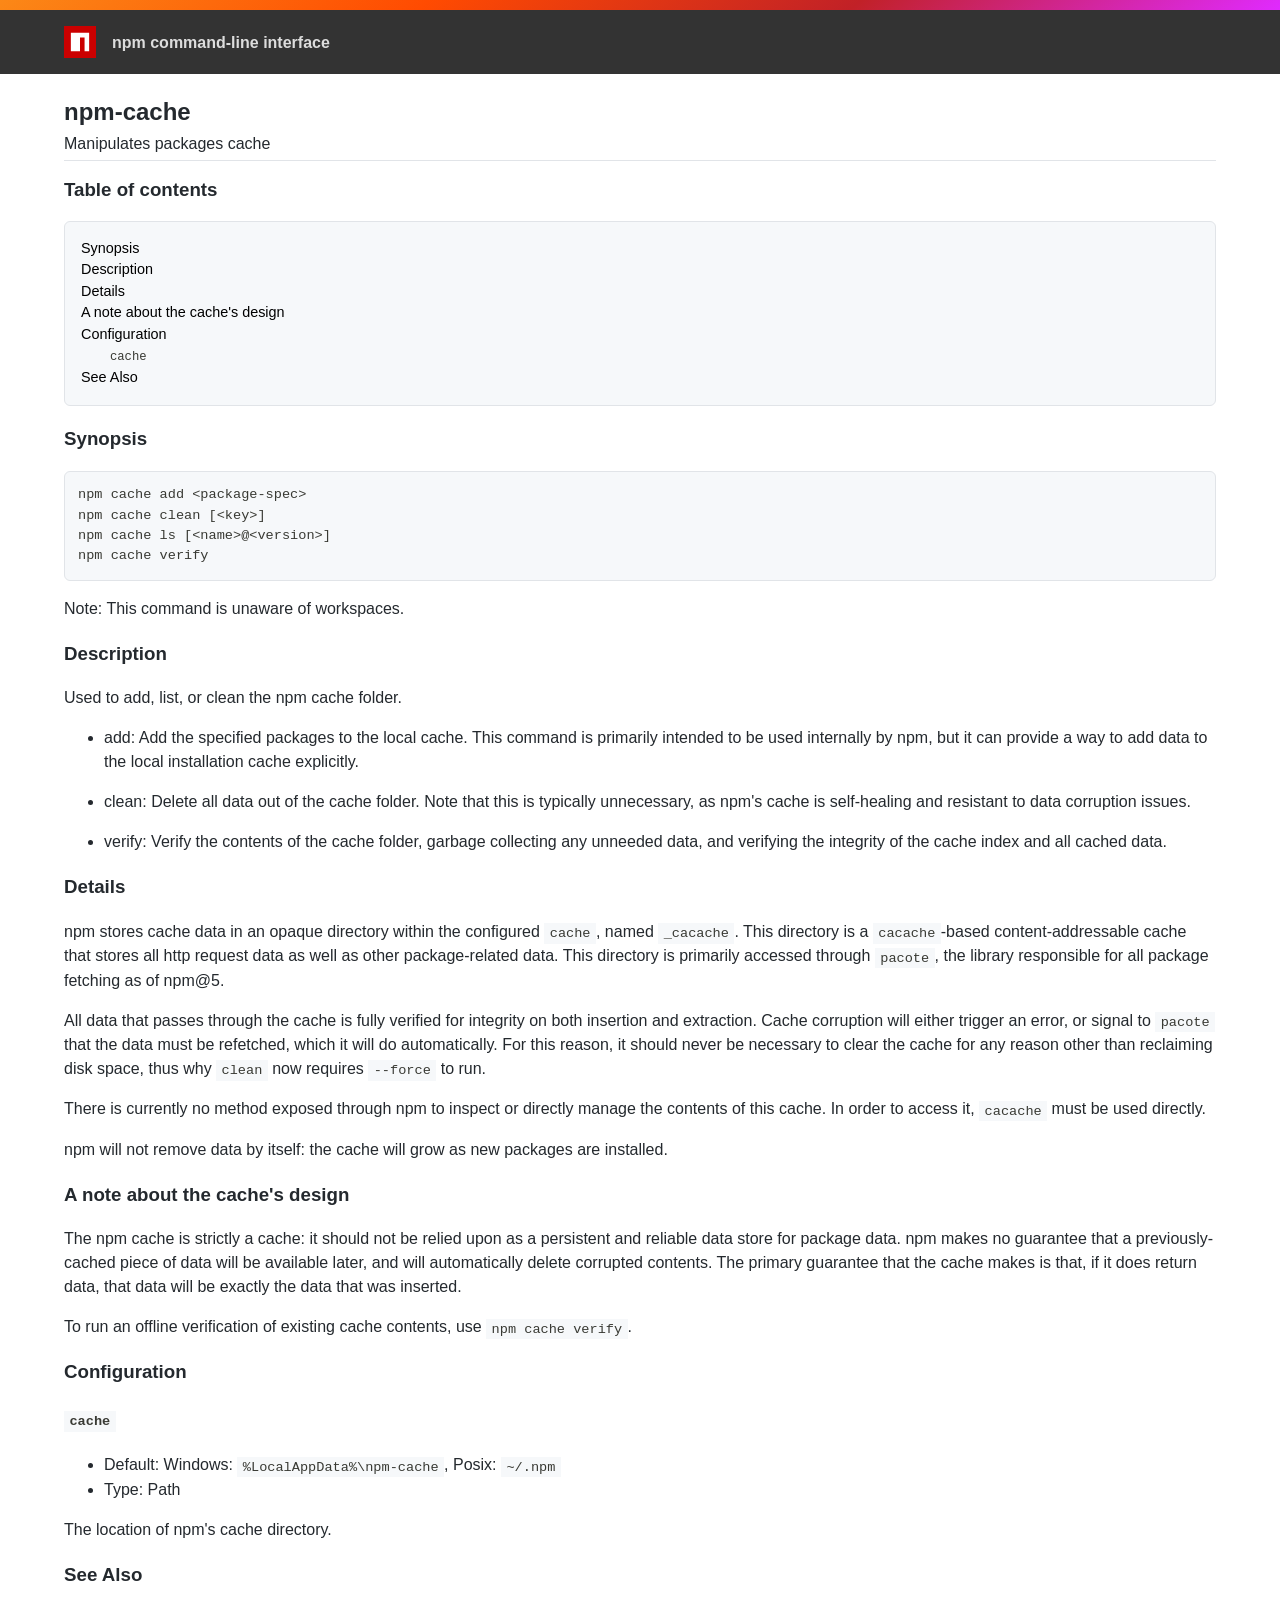
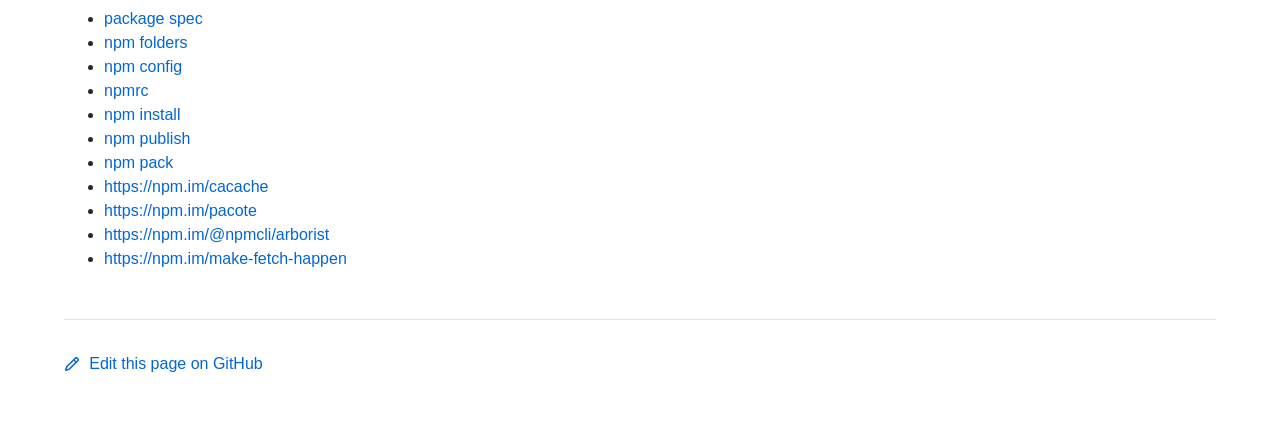
<file: node-v20.9.0-win-x64/node_modules/npm/docs/output/commands/npm-cache.html>
<!DOCTYPE html><html><head>
<meta charset="utf-8">
<title>npm-cache</title>
<style>
body {
    background-color: #ffffff;
    color: #24292e;

    margin: 0;

    line-height: 1.5;

    font-family: -apple-system, BlinkMacSystemFont, "Segoe UI", Helvetica, Arial, sans-serif, "Apple Color Emoji", "Segoe UI Emoji";
}
#rainbar {
    height: 10px;
    background-image: linear-gradient(139deg, #fb8817, #ff4b01, #c12127, #e02aff);
}

a {
    text-decoration: none;
    color: #0366d6;
}
a:hover {
    text-decoration: underline;
}

pre {
    margin: 1em 0px;
    padding: 1em;
    border: solid 1px #e1e4e8;
    border-radius: 6px;

    display: block;
    overflow: auto;

    white-space: pre;

    background-color: #f6f8fa;
    color: #393a34;
}
code {
    font-family: SFMono-Regular, Consolas, "Liberation Mono", Menlo, Courier, monospace;
    font-size: 85%;
    padding: 0.2em 0.4em;
    background-color: #f6f8fa;
    color: #393a34;
}
pre > code {
    padding: 0;
    background-color: inherit;
    color: inherit;
}
h1, h2, h3 {
    font-weight: 600;
}

#logobar {
    background-color: #333333;
    margin: 0 auto;
    padding: 1em 4em;
}
#logobar .logo {
    float: left;
}
#logobar .title {
    font-weight: 600;
    color: #dddddd;
    float: left;
    margin: 5px 0 0 1em;
}
#logobar:after {
    content: "";
    display: block;
    clear: both;
}

#content {
    margin: 0 auto;
    padding: 0 4em;
}

#table_of_contents > h2 {
    font-size: 1.17em;
}
#table_of_contents ul:first-child {
    border: solid 1px #e1e4e8;
    border-radius: 6px;
    padding: 1em;
    background-color: #f6f8fa;
    color: #393a34;
}
#table_of_contents ul {
    list-style-type: none;
    padding-left: 1.5em;
}
#table_of_contents li {
    font-size: 0.9em;
}
#table_of_contents li a {
    color: #000000;
}

header.title {
    border-bottom: solid 1px #e1e4e8;
}
header.title > h1 {
    margin-bottom: 0.25em;
}
header.title > .description {
    display: block;
    margin-bottom: 0.5em;
    line-height: 1;
}

footer#edit {
    border-top: solid 1px #e1e4e8;
    margin: 3em 0 4em 0;
    padding-top: 2em;
}
</style>
</head>
<body>
<div id="banner">
<div id="rainbar"></div>
<div id="logobar">
<svg class="logo" role="img" height="32" width="32" viewBox="0 0 700 700">
<polygon fill="#cb0000" points="0,700 700,700 700,0 0,0"></polygon>
<polygon fill="#ffffff" points="150,550 350,550 350,250 450,250 450,550 550,550 550,150 150,150"></polygon>
</svg>
<div class="title">
npm command-line interface
</div>
</div>
</div>

<section id="content">
<header class="title">
<h1 id="npm-cache">npm-cache</h1>
<span class="description">Manipulates packages cache</span>
</header>

<section id="table_of_contents">
<h2 id="table-of-contents">Table of contents</h2>
<div id="_table_of_contents"><ul><li><a href="#synopsis">Synopsis</a></li><li><a href="#description">Description</a></li><li><a href="#details">Details</a></li><li><a href="#a-note-about-the-caches-design">A note about the cache's design</a></li><li><a href="#configuration">Configuration</a></li><ul><li><a href="#cache"><code>cache</code></a></li></ul><li><a href="#see-also">See Also</a></li></ul></div>
</section>

<div id="_content"><h3 id="synopsis">Synopsis</h3>
<pre><code class="language-bash">npm cache add &lt;package-spec&gt;
npm cache clean [&lt;key&gt;]
npm cache ls [&lt;name&gt;@&lt;version&gt;]
npm cache verify
</code></pre>
<p>Note: This command is unaware of workspaces.</p>
<h3 id="description">Description</h3>
<p>Used to add, list, or clean the npm cache folder.</p>
<ul>
<li>
<p>add:
Add the specified packages to the local cache.  This command is primarily
intended to be used internally by npm, but it can provide a way to
add data to the local installation cache explicitly.</p>
</li>
<li>
<p>clean:
Delete all data out of the cache folder.  Note that this is typically
unnecessary, as npm's cache is self-healing and resistant to data
corruption issues.</p>
</li>
<li>
<p>verify:
Verify the contents of the cache folder, garbage collecting any unneeded
data, and verifying the integrity of the cache index and all cached data.</p>
</li>
</ul>
<h3 id="details">Details</h3>
<p>npm stores cache data in an opaque directory within the configured <code>cache</code>,
named <code>_cacache</code>. This directory is a
<a href="http://npm.im/cacache"><code>cacache</code></a>-based content-addressable cache that
stores all http request data as well as other package-related data. This
directory is primarily accessed through <code>pacote</code>, the library responsible
for all package fetching as of npm@5.</p>
<p>All data that passes through the cache is fully verified for integrity on
both insertion and extraction. Cache corruption will either trigger an
error, or signal to <code>pacote</code> that the data must be refetched, which it will
do automatically. For this reason, it should never be necessary to clear
the cache for any reason other than reclaiming disk space, thus why <code>clean</code>
now requires <code>--force</code> to run.</p>
<p>There is currently no method exposed through npm to inspect or directly
manage the contents of this cache. In order to access it, <code>cacache</code> must be
used directly.</p>
<p>npm will not remove data by itself: the cache will grow as new packages are
installed.</p>
<h3 id="a-note-about-the-caches-design">A note about the cache's design</h3>
<p>The npm cache is strictly a cache: it should not be relied upon as a
persistent and reliable data store for package data. npm makes no guarantee
that a previously-cached piece of data will be available later, and will
automatically delete corrupted contents. The primary guarantee that the
cache makes is that, if it does return data, that data will be exactly the
data that was inserted.</p>
<p>To run an offline verification of existing cache contents, use <code>npm cache verify</code>.</p>
<h3 id="configuration">Configuration</h3>
<h4 id="cache"><code>cache</code></h4>
<ul>
<li>Default: Windows: <code>%LocalAppData%\npm-cache</code>, Posix: <code>~/.npm</code></li>
<li>Type: Path</li>
</ul>
<p>The location of npm's cache directory.</p>
<h3 id="see-also">See Also</h3>
<ul>
<li><a href="../using-npm/package-spec.html">package spec</a></li>
<li><a href="../configuring-npm/folders.html">npm folders</a></li>
<li><a href="../commands/npm-config.html">npm config</a></li>
<li><a href="../configuring-npm/npmrc.html">npmrc</a></li>
<li><a href="../commands/npm-install.html">npm install</a></li>
<li><a href="../commands/npm-publish.html">npm publish</a></li>
<li><a href="../commands/npm-pack.html">npm pack</a></li>
<li><a href="https://npm.im/cacache">https://npm.im/cacache</a></li>
<li><a href="https://npm.im/pacote">https://npm.im/pacote</a></li>
<li><a href="https://npm.im/@npmcli/arborist">https://npm.im/@npmcli/arborist</a></li>
<li><a href="https://npm.im/make-fetch-happen">https://npm.im/make-fetch-happen</a></li>
</ul></div>

<footer id="edit">
<a href="https://github.com/npm/cli/edit/latest/docs/content/commands/npm-cache.md">
<svg role="img" viewBox="0 0 16 16" width="16" height="16" fill="currentcolor" style="vertical-align: text-bottom; margin-right: 0.3em;">
<path fill-rule="evenodd" d="M11.013 1.427a1.75 1.75 0 012.474 0l1.086 1.086a1.75 1.75 0 010 2.474l-8.61 8.61c-.21.21-.47.364-.756.445l-3.251.93a.75.75 0 01-.927-.928l.929-3.25a1.75 1.75 0 01.445-.758l8.61-8.61zm1.414 1.06a.25.25 0 00-.354 0L10.811 3.75l1.439 1.44 1.263-1.263a.25.25 0 000-.354l-1.086-1.086zM11.189 6.25L9.75 4.81l-6.286 6.287a.25.25 0 00-.064.108l-.558 1.953 1.953-.558a.249.249 0 00.108-.064l6.286-6.286z"></path>
</svg>
Edit this page on GitHub
</a>
</footer>
</section>



</body></html>
</file>
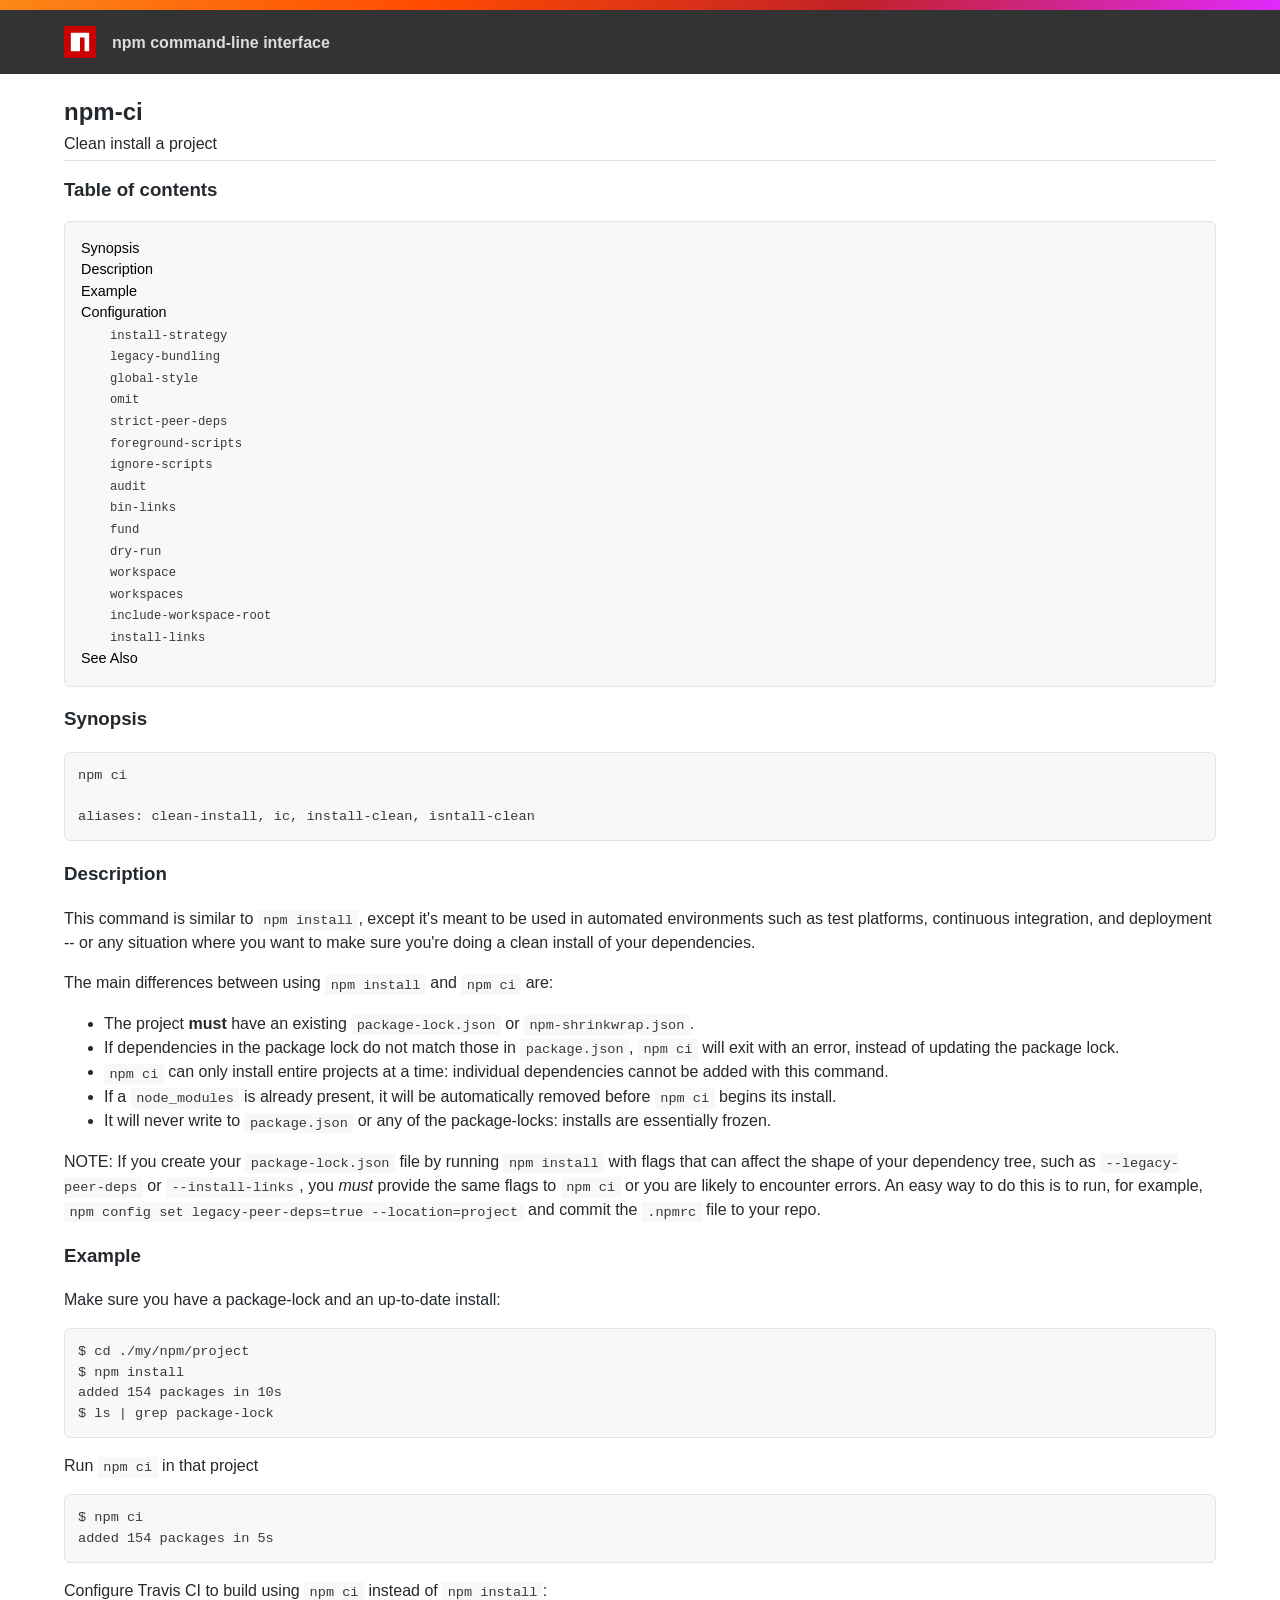
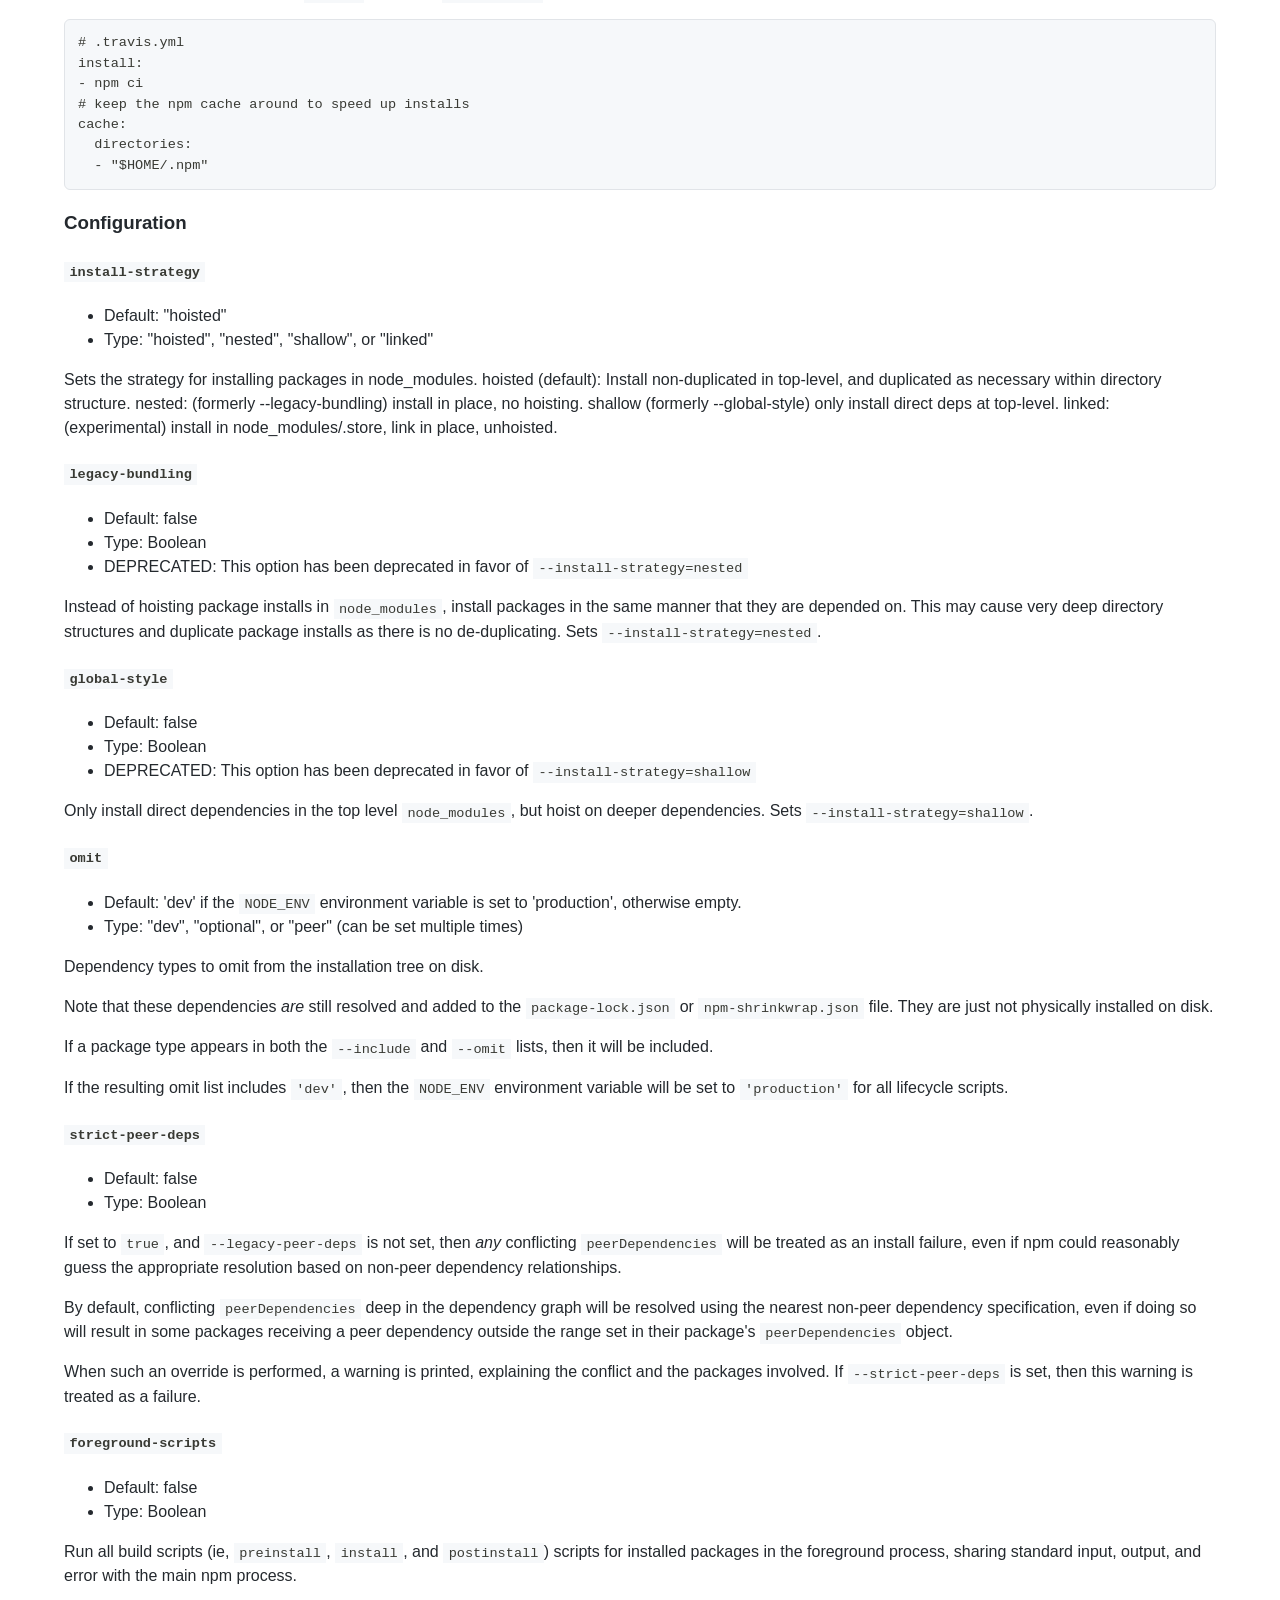
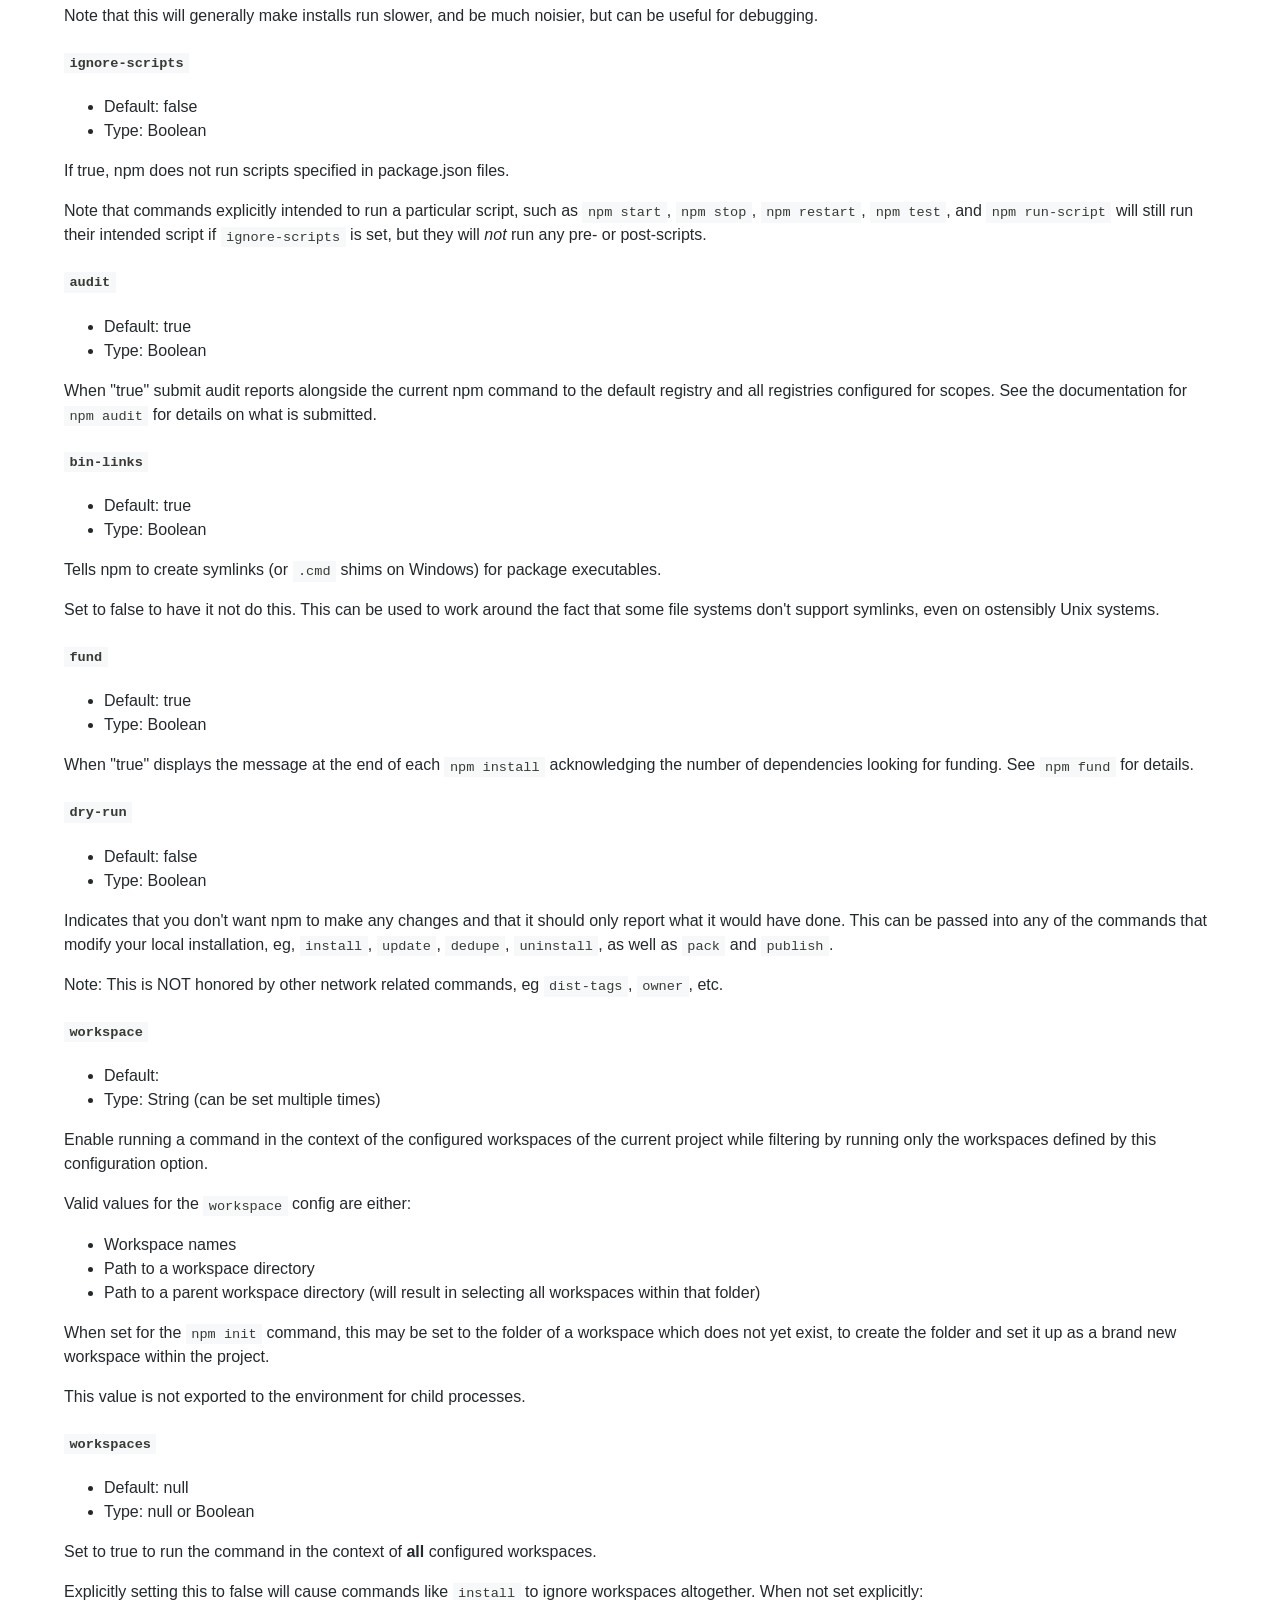
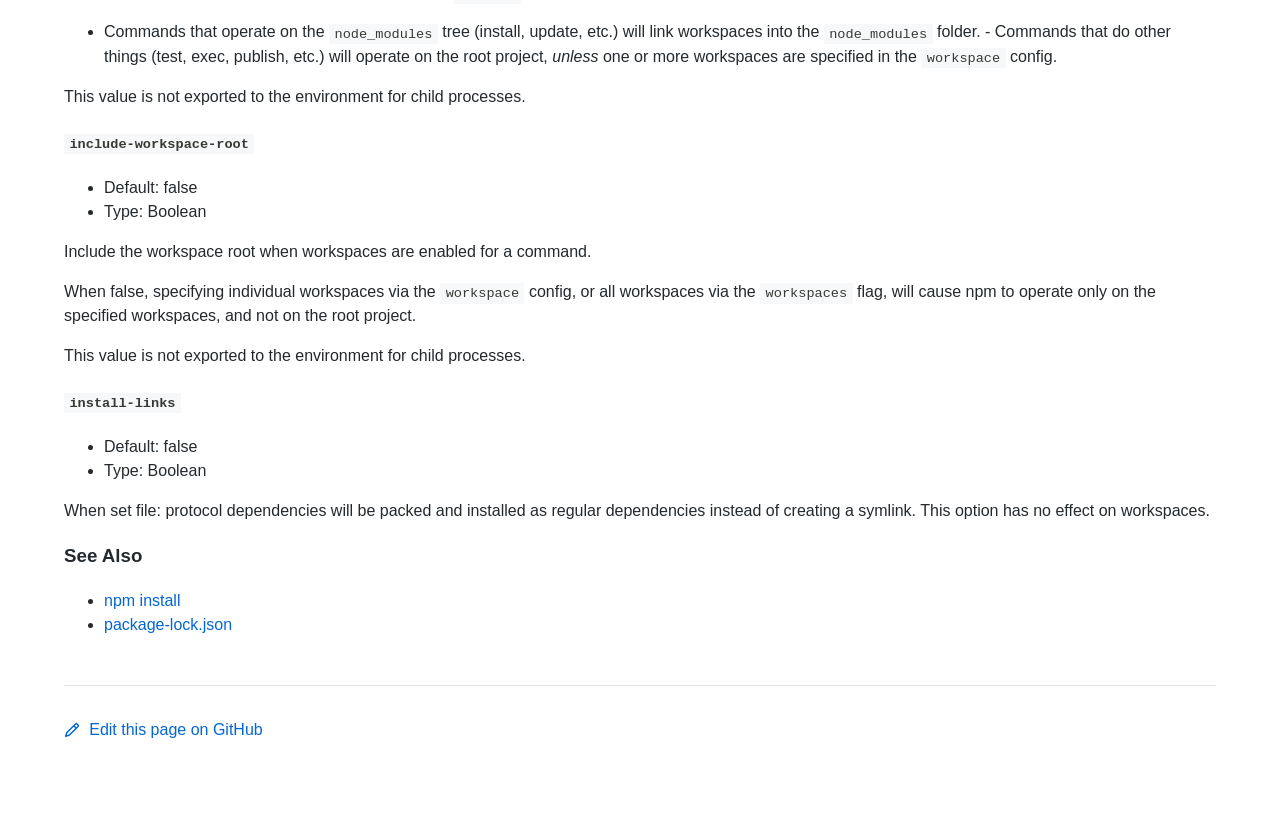
<file: node-v20.9.0-win-x64/node_modules/npm/docs/output/commands/npm-ci.html>
<!DOCTYPE html><html><head>
<meta charset="utf-8">
<title>npm-ci</title>
<style>
body {
    background-color: #ffffff;
    color: #24292e;

    margin: 0;

    line-height: 1.5;

    font-family: -apple-system, BlinkMacSystemFont, "Segoe UI", Helvetica, Arial, sans-serif, "Apple Color Emoji", "Segoe UI Emoji";
}
#rainbar {
    height: 10px;
    background-image: linear-gradient(139deg, #fb8817, #ff4b01, #c12127, #e02aff);
}

a {
    text-decoration: none;
    color: #0366d6;
}
a:hover {
    text-decoration: underline;
}

pre {
    margin: 1em 0px;
    padding: 1em;
    border: solid 1px #e1e4e8;
    border-radius: 6px;

    display: block;
    overflow: auto;

    white-space: pre;

    background-color: #f6f8fa;
    color: #393a34;
}
code {
    font-family: SFMono-Regular, Consolas, "Liberation Mono", Menlo, Courier, monospace;
    font-size: 85%;
    padding: 0.2em 0.4em;
    background-color: #f6f8fa;
    color: #393a34;
}
pre > code {
    padding: 0;
    background-color: inherit;
    color: inherit;
}
h1, h2, h3 {
    font-weight: 600;
}

#logobar {
    background-color: #333333;
    margin: 0 auto;
    padding: 1em 4em;
}
#logobar .logo {
    float: left;
}
#logobar .title {
    font-weight: 600;
    color: #dddddd;
    float: left;
    margin: 5px 0 0 1em;
}
#logobar:after {
    content: "";
    display: block;
    clear: both;
}

#content {
    margin: 0 auto;
    padding: 0 4em;
}

#table_of_contents > h2 {
    font-size: 1.17em;
}
#table_of_contents ul:first-child {
    border: solid 1px #e1e4e8;
    border-radius: 6px;
    padding: 1em;
    background-color: #f6f8fa;
    color: #393a34;
}
#table_of_contents ul {
    list-style-type: none;
    padding-left: 1.5em;
}
#table_of_contents li {
    font-size: 0.9em;
}
#table_of_contents li a {
    color: #000000;
}

header.title {
    border-bottom: solid 1px #e1e4e8;
}
header.title > h1 {
    margin-bottom: 0.25em;
}
header.title > .description {
    display: block;
    margin-bottom: 0.5em;
    line-height: 1;
}

footer#edit {
    border-top: solid 1px #e1e4e8;
    margin: 3em 0 4em 0;
    padding-top: 2em;
}
</style>
</head>
<body>
<div id="banner">
<div id="rainbar"></div>
<div id="logobar">
<svg class="logo" role="img" height="32" width="32" viewBox="0 0 700 700">
<polygon fill="#cb0000" points="0,700 700,700 700,0 0,0"></polygon>
<polygon fill="#ffffff" points="150,550 350,550 350,250 450,250 450,550 550,550 550,150 150,150"></polygon>
</svg>
<div class="title">
npm command-line interface
</div>
</div>
</div>

<section id="content">
<header class="title">
<h1 id="npm-ci">npm-ci</h1>
<span class="description">Clean install a project</span>
</header>

<section id="table_of_contents">
<h2 id="table-of-contents">Table of contents</h2>
<div id="_table_of_contents"><ul><li><a href="#synopsis">Synopsis</a></li><li><a href="#description">Description</a></li><li><a href="#example">Example</a></li><li><a href="#configuration">Configuration</a></li><ul><li><a href="#install-strategy"><code>install-strategy</code></a></li><li><a href="#legacy-bundling"><code>legacy-bundling</code></a></li><li><a href="#global-style"><code>global-style</code></a></li><li><a href="#omit"><code>omit</code></a></li><li><a href="#strict-peer-deps"><code>strict-peer-deps</code></a></li><li><a href="#foreground-scripts"><code>foreground-scripts</code></a></li><li><a href="#ignore-scripts"><code>ignore-scripts</code></a></li><li><a href="#audit"><code>audit</code></a></li><li><a href="#bin-links"><code>bin-links</code></a></li><li><a href="#fund"><code>fund</code></a></li><li><a href="#dry-run"><code>dry-run</code></a></li><li><a href="#workspace"><code>workspace</code></a></li><li><a href="#workspaces"><code>workspaces</code></a></li><li><a href="#include-workspace-root"><code>include-workspace-root</code></a></li><li><a href="#install-links"><code>install-links</code></a></li></ul><li><a href="#see-also">See Also</a></li></ul></div>
</section>

<div id="_content"><h3 id="synopsis">Synopsis</h3>
<pre><code class="language-bash">npm ci

aliases: clean-install, ic, install-clean, isntall-clean
</code></pre>
<h3 id="description">Description</h3>
<p>This command is similar to <a href="../commands/npm-install.html"><code>npm install</code></a>, except
it's meant to be used in automated environments such as test platforms,
continuous integration, and deployment -- or any situation where you want
to make sure you're doing a clean install of your dependencies.</p>
<p>The main differences between using <code>npm install</code> and <code>npm ci</code> are:</p>
<ul>
<li>The project <strong>must</strong> have an existing <code>package-lock.json</code> or
<code>npm-shrinkwrap.json</code>.</li>
<li>If dependencies in the package lock do not match those in <code>package.json</code>,
<code>npm ci</code> will exit with an error, instead of updating the package lock.</li>
<li><code>npm ci</code> can only install entire projects at a time: individual
dependencies cannot be added with this command.</li>
<li>If a <code>node_modules</code> is already present, it will be automatically removed
before <code>npm ci</code> begins its install.</li>
<li>It will never write to <code>package.json</code> or any of the package-locks:
installs are essentially frozen.</li>
</ul>
<p>NOTE: If you create your <code>package-lock.json</code> file by running <code>npm install</code>
with flags that can affect the shape of your dependency tree, such as
<code>--legacy-peer-deps</code> or <code>--install-links</code>, you <em>must</em> provide the same
flags to <code>npm ci</code> or you are likely to encounter errors. An easy way to do
this is to run, for example,
<code>npm config set legacy-peer-deps=true --location=project</code> and commit the
<code>.npmrc</code> file to your repo.</p>
<h3 id="example">Example</h3>
<p>Make sure you have a package-lock and an up-to-date install:</p>
<pre><code class="language-bash">$ cd ./my/npm/project
$ npm install
added 154 packages in 10s
$ ls | grep package-lock
</code></pre>
<p>Run <code>npm ci</code> in that project</p>
<pre><code class="language-bash">$ npm ci
added 154 packages in 5s
</code></pre>
<p>Configure Travis CI to build using <code>npm ci</code> instead of <code>npm install</code>:</p>
<pre><code class="language-bash"># .travis.yml
install:
- npm ci
# keep the npm cache around to speed up installs
cache:
  directories:
  - "$HOME/.npm"
</code></pre>
<h3 id="configuration">Configuration</h3>
<h4 id="install-strategy"><code>install-strategy</code></h4>
<ul>
<li>Default: "hoisted"</li>
<li>Type: "hoisted", "nested", "shallow", or "linked"</li>
</ul>
<p>Sets the strategy for installing packages in node_modules. hoisted
(default): Install non-duplicated in top-level, and duplicated as necessary
within directory structure. nested: (formerly --legacy-bundling) install in
place, no hoisting. shallow (formerly --global-style) only install direct
deps at top-level. linked: (experimental) install in node_modules/.store,
link in place, unhoisted.</p>
<h4 id="legacy-bundling"><code>legacy-bundling</code></h4>
<ul>
<li>Default: false</li>
<li>Type: Boolean</li>
<li>DEPRECATED: This option has been deprecated in favor of
<code>--install-strategy=nested</code></li>
</ul>
<p>Instead of hoisting package installs in <code>node_modules</code>, install packages in
the same manner that they are depended on. This may cause very deep
directory structures and duplicate package installs as there is no
de-duplicating. Sets <code>--install-strategy=nested</code>.</p>
<h4 id="global-style"><code>global-style</code></h4>
<ul>
<li>Default: false</li>
<li>Type: Boolean</li>
<li>DEPRECATED: This option has been deprecated in favor of
<code>--install-strategy=shallow</code></li>
</ul>
<p>Only install direct dependencies in the top level <code>node_modules</code>, but hoist
on deeper dependencies. Sets <code>--install-strategy=shallow</code>.</p>
<h4 id="omit"><code>omit</code></h4>
<ul>
<li>Default: 'dev' if the <code>NODE_ENV</code> environment variable is set to
'production', otherwise empty.</li>
<li>Type: "dev", "optional", or "peer" (can be set multiple times)</li>
</ul>
<p>Dependency types to omit from the installation tree on disk.</p>
<p>Note that these dependencies <em>are</em> still resolved and added to the
<code>package-lock.json</code> or <code>npm-shrinkwrap.json</code> file. They are just not
physically installed on disk.</p>
<p>If a package type appears in both the <code>--include</code> and <code>--omit</code> lists, then
it will be included.</p>
<p>If the resulting omit list includes <code>'dev'</code>, then the <code>NODE_ENV</code> environment
variable will be set to <code>'production'</code> for all lifecycle scripts.</p>
<h4 id="strict-peer-deps"><code>strict-peer-deps</code></h4>
<ul>
<li>Default: false</li>
<li>Type: Boolean</li>
</ul>
<p>If set to <code>true</code>, and <code>--legacy-peer-deps</code> is not set, then <em>any</em>
conflicting <code>peerDependencies</code> will be treated as an install failure, even
if npm could reasonably guess the appropriate resolution based on non-peer
dependency relationships.</p>
<p>By default, conflicting <code>peerDependencies</code> deep in the dependency graph will
be resolved using the nearest non-peer dependency specification, even if
doing so will result in some packages receiving a peer dependency outside
the range set in their package's <code>peerDependencies</code> object.</p>
<p>When such an override is performed, a warning is printed, explaining the
conflict and the packages involved. If <code>--strict-peer-deps</code> is set, then
this warning is treated as a failure.</p>
<h4 id="foreground-scripts"><code>foreground-scripts</code></h4>
<ul>
<li>Default: false</li>
<li>Type: Boolean</li>
</ul>
<p>Run all build scripts (ie, <code>preinstall</code>, <code>install</code>, and <code>postinstall</code>)
scripts for installed packages in the foreground process, sharing standard
input, output, and error with the main npm process.</p>
<p>Note that this will generally make installs run slower, and be much noisier,
but can be useful for debugging.</p>
<h4 id="ignore-scripts"><code>ignore-scripts</code></h4>
<ul>
<li>Default: false</li>
<li>Type: Boolean</li>
</ul>
<p>If true, npm does not run scripts specified in package.json files.</p>
<p>Note that commands explicitly intended to run a particular script, such as
<code>npm start</code>, <code>npm stop</code>, <code>npm restart</code>, <code>npm test</code>, and <code>npm run-script</code>
will still run their intended script if <code>ignore-scripts</code> is set, but they
will <em>not</em> run any pre- or post-scripts.</p>
<h4 id="audit"><code>audit</code></h4>
<ul>
<li>Default: true</li>
<li>Type: Boolean</li>
</ul>
<p>When "true" submit audit reports alongside the current npm command to the
default registry and all registries configured for scopes. See the
documentation for <a href="../commands/npm-audit.html"><code>npm audit</code></a> for details on what is
submitted.</p>
<h4 id="bin-links"><code>bin-links</code></h4>
<ul>
<li>Default: true</li>
<li>Type: Boolean</li>
</ul>
<p>Tells npm to create symlinks (or <code>.cmd</code> shims on Windows) for package
executables.</p>
<p>Set to false to have it not do this. This can be used to work around the
fact that some file systems don't support symlinks, even on ostensibly Unix
systems.</p>
<h4 id="fund"><code>fund</code></h4>
<ul>
<li>Default: true</li>
<li>Type: Boolean</li>
</ul>
<p>When "true" displays the message at the end of each <code>npm install</code>
acknowledging the number of dependencies looking for funding. See <a href="../commands/npm-fund.html"><code>npm fund</code></a> for details.</p>
<h4 id="dry-run"><code>dry-run</code></h4>
<ul>
<li>Default: false</li>
<li>Type: Boolean</li>
</ul>
<p>Indicates that you don't want npm to make any changes and that it should
only report what it would have done. This can be passed into any of the
commands that modify your local installation, eg, <code>install</code>, <code>update</code>,
<code>dedupe</code>, <code>uninstall</code>, as well as <code>pack</code> and <code>publish</code>.</p>
<p>Note: This is NOT honored by other network related commands, eg <code>dist-tags</code>,
<code>owner</code>, etc.</p>
<h4 id="workspace"><code>workspace</code></h4>
<ul>
<li>Default:</li>
<li>Type: String (can be set multiple times)</li>
</ul>
<p>Enable running a command in the context of the configured workspaces of the
current project while filtering by running only the workspaces defined by
this configuration option.</p>
<p>Valid values for the <code>workspace</code> config are either:</p>
<ul>
<li>Workspace names</li>
<li>Path to a workspace directory</li>
<li>Path to a parent workspace directory (will result in selecting all
workspaces within that folder)</li>
</ul>
<p>When set for the <code>npm init</code> command, this may be set to the folder of a
workspace which does not yet exist, to create the folder and set it up as a
brand new workspace within the project.</p>
<p>This value is not exported to the environment for child processes.</p>
<h4 id="workspaces"><code>workspaces</code></h4>
<ul>
<li>Default: null</li>
<li>Type: null or Boolean</li>
</ul>
<p>Set to true to run the command in the context of <strong>all</strong> configured
workspaces.</p>
<p>Explicitly setting this to false will cause commands like <code>install</code> to
ignore workspaces altogether. When not set explicitly:</p>
<ul>
<li>Commands that operate on the <code>node_modules</code> tree (install, update, etc.)
will link workspaces into the <code>node_modules</code> folder. - Commands that do
other things (test, exec, publish, etc.) will operate on the root project,
<em>unless</em> one or more workspaces are specified in the <code>workspace</code> config.</li>
</ul>
<p>This value is not exported to the environment for child processes.</p>
<h4 id="include-workspace-root"><code>include-workspace-root</code></h4>
<ul>
<li>Default: false</li>
<li>Type: Boolean</li>
</ul>
<p>Include the workspace root when workspaces are enabled for a command.</p>
<p>When false, specifying individual workspaces via the <code>workspace</code> config, or
all workspaces via the <code>workspaces</code> flag, will cause npm to operate only on
the specified workspaces, and not on the root project.</p>
<p>This value is not exported to the environment for child processes.</p>
<h4 id="install-links"><code>install-links</code></h4>
<ul>
<li>Default: false</li>
<li>Type: Boolean</li>
</ul>
<p>When set file: protocol dependencies will be packed and installed as regular
dependencies instead of creating a symlink. This option has no effect on
workspaces.</p>
<h3 id="see-also">See Also</h3>
<ul>
<li><a href="../commands/npm-install.html">npm install</a></li>
<li><a href="../configuring-npm/package-lock-json.html">package-lock.json</a></li>
</ul></div>

<footer id="edit">
<a href="https://github.com/npm/cli/edit/latest/docs/content/commands/npm-ci.md">
<svg role="img" viewBox="0 0 16 16" width="16" height="16" fill="currentcolor" style="vertical-align: text-bottom; margin-right: 0.3em;">
<path fill-rule="evenodd" d="M11.013 1.427a1.75 1.75 0 012.474 0l1.086 1.086a1.75 1.75 0 010 2.474l-8.61 8.61c-.21.21-.47.364-.756.445l-3.251.93a.75.75 0 01-.927-.928l.929-3.25a1.75 1.75 0 01.445-.758l8.61-8.61zm1.414 1.06a.25.25 0 00-.354 0L10.811 3.75l1.439 1.44 1.263-1.263a.25.25 0 000-.354l-1.086-1.086zM11.189 6.25L9.75 4.81l-6.286 6.287a.25.25 0 00-.064.108l-.558 1.953 1.953-.558a.249.249 0 00.108-.064l6.286-6.286z"></path>
</svg>
Edit this page on GitHub
</a>
</footer>
</section>



</body></html>
</file>
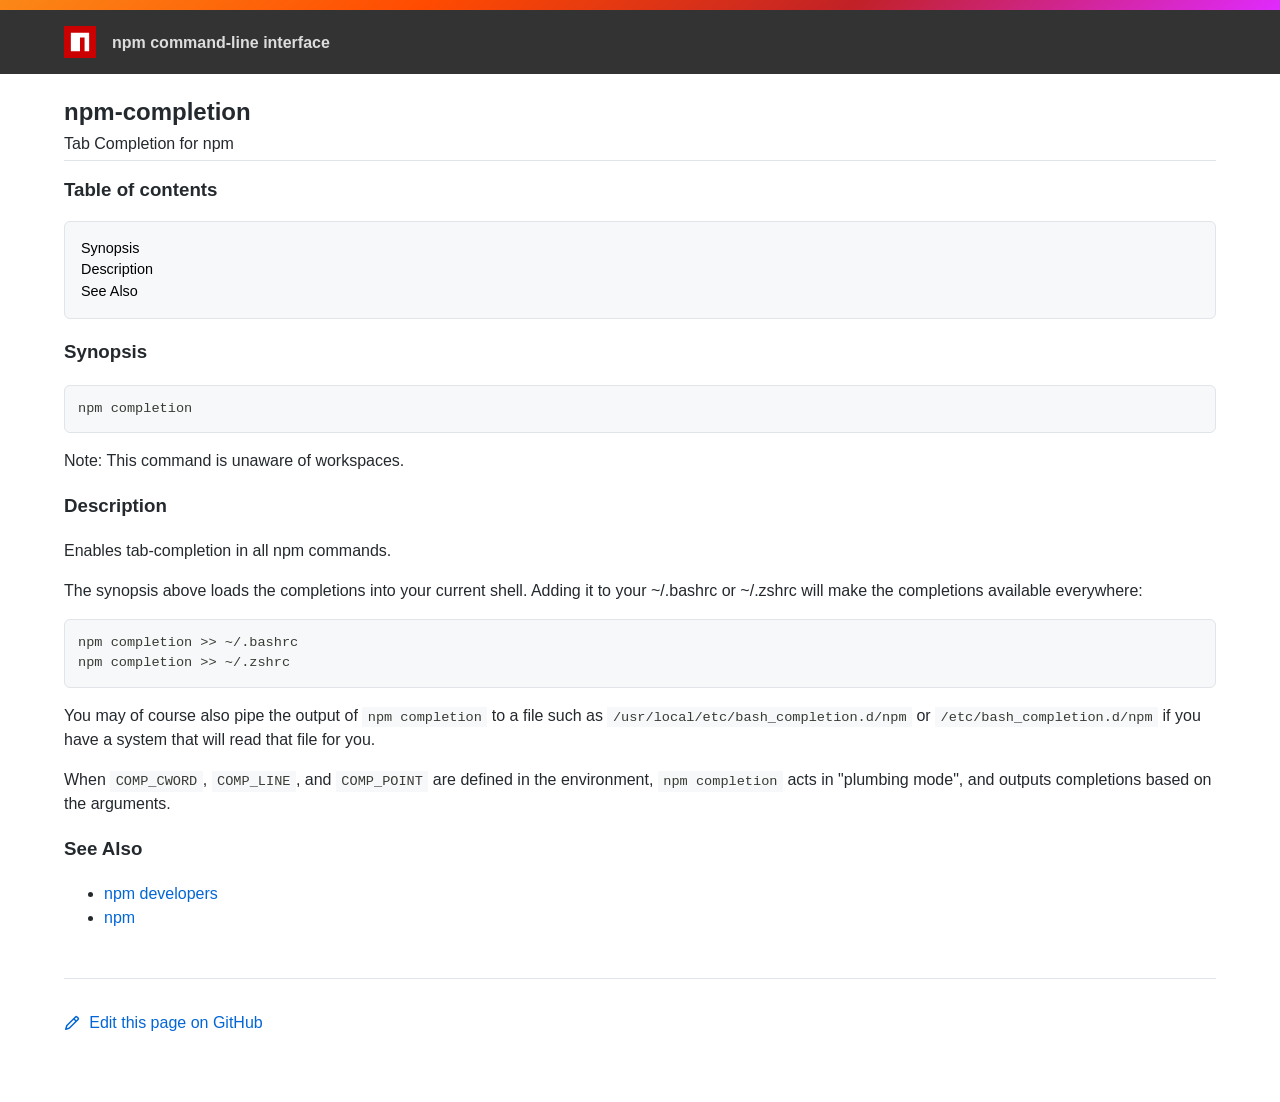
<file: node-v20.9.0-win-x64/node_modules/npm/docs/output/commands/npm-completion.html>
<!DOCTYPE html><html><head>
<meta charset="utf-8">
<title>npm-completion</title>
<style>
body {
    background-color: #ffffff;
    color: #24292e;

    margin: 0;

    line-height: 1.5;

    font-family: -apple-system, BlinkMacSystemFont, "Segoe UI", Helvetica, Arial, sans-serif, "Apple Color Emoji", "Segoe UI Emoji";
}
#rainbar {
    height: 10px;
    background-image: linear-gradient(139deg, #fb8817, #ff4b01, #c12127, #e02aff);
}

a {
    text-decoration: none;
    color: #0366d6;
}
a:hover {
    text-decoration: underline;
}

pre {
    margin: 1em 0px;
    padding: 1em;
    border: solid 1px #e1e4e8;
    border-radius: 6px;

    display: block;
    overflow: auto;

    white-space: pre;

    background-color: #f6f8fa;
    color: #393a34;
}
code {
    font-family: SFMono-Regular, Consolas, "Liberation Mono", Menlo, Courier, monospace;
    font-size: 85%;
    padding: 0.2em 0.4em;
    background-color: #f6f8fa;
    color: #393a34;
}
pre > code {
    padding: 0;
    background-color: inherit;
    color: inherit;
}
h1, h2, h3 {
    font-weight: 600;
}

#logobar {
    background-color: #333333;
    margin: 0 auto;
    padding: 1em 4em;
}
#logobar .logo {
    float: left;
}
#logobar .title {
    font-weight: 600;
    color: #dddddd;
    float: left;
    margin: 5px 0 0 1em;
}
#logobar:after {
    content: "";
    display: block;
    clear: both;
}

#content {
    margin: 0 auto;
    padding: 0 4em;
}

#table_of_contents > h2 {
    font-size: 1.17em;
}
#table_of_contents ul:first-child {
    border: solid 1px #e1e4e8;
    border-radius: 6px;
    padding: 1em;
    background-color: #f6f8fa;
    color: #393a34;
}
#table_of_contents ul {
    list-style-type: none;
    padding-left: 1.5em;
}
#table_of_contents li {
    font-size: 0.9em;
}
#table_of_contents li a {
    color: #000000;
}

header.title {
    border-bottom: solid 1px #e1e4e8;
}
header.title > h1 {
    margin-bottom: 0.25em;
}
header.title > .description {
    display: block;
    margin-bottom: 0.5em;
    line-height: 1;
}

footer#edit {
    border-top: solid 1px #e1e4e8;
    margin: 3em 0 4em 0;
    padding-top: 2em;
}
</style>
</head>
<body>
<div id="banner">
<div id="rainbar"></div>
<div id="logobar">
<svg class="logo" role="img" height="32" width="32" viewBox="0 0 700 700">
<polygon fill="#cb0000" points="0,700 700,700 700,0 0,0"></polygon>
<polygon fill="#ffffff" points="150,550 350,550 350,250 450,250 450,550 550,550 550,150 150,150"></polygon>
</svg>
<div class="title">
npm command-line interface
</div>
</div>
</div>

<section id="content">
<header class="title">
<h1 id="npm-completion">npm-completion</h1>
<span class="description">Tab Completion for npm</span>
</header>

<section id="table_of_contents">
<h2 id="table-of-contents">Table of contents</h2>
<div id="_table_of_contents"><ul><li><a href="#synopsis">Synopsis</a></li><li><a href="#description">Description</a></li><li><a href="#see-also">See Also</a></li></ul></div>
</section>

<div id="_content"><h3 id="synopsis">Synopsis</h3>
<pre><code class="language-bash">npm completion
</code></pre>
<p>Note: This command is unaware of workspaces.</p>
<h3 id="description">Description</h3>
<p>Enables tab-completion in all npm commands.</p>
<p>The synopsis above
loads the completions into your current shell.  Adding it to
your ~/.bashrc or ~/.zshrc will make the completions available
everywhere:</p>
<pre><code class="language-bash">npm completion &gt;&gt; ~/.bashrc
npm completion &gt;&gt; ~/.zshrc
</code></pre>
<p>You may of course also pipe the output of <code>npm completion</code> to a file
such as <code>/usr/local/etc/bash_completion.d/npm</code> or
<code>/etc/bash_completion.d/npm</code> if you have a system that will read
that file for you.</p>
<p>When <code>COMP_CWORD</code>, <code>COMP_LINE</code>, and <code>COMP_POINT</code> are defined in the
environment, <code>npm completion</code> acts in "plumbing mode", and outputs
completions based on the arguments.</p>
<h3 id="see-also">See Also</h3>
<ul>
<li><a href="../using-npm/developers.html">npm developers</a></li>
<li><a href="../commands/npm.html">npm</a></li>
</ul></div>

<footer id="edit">
<a href="https://github.com/npm/cli/edit/latest/docs/content/commands/npm-completion.md">
<svg role="img" viewBox="0 0 16 16" width="16" height="16" fill="currentcolor" style="vertical-align: text-bottom; margin-right: 0.3em;">
<path fill-rule="evenodd" d="M11.013 1.427a1.75 1.75 0 012.474 0l1.086 1.086a1.75 1.75 0 010 2.474l-8.61 8.61c-.21.21-.47.364-.756.445l-3.251.93a.75.75 0 01-.927-.928l.929-3.25a1.75 1.75 0 01.445-.758l8.61-8.61zm1.414 1.06a.25.25 0 00-.354 0L10.811 3.75l1.439 1.44 1.263-1.263a.25.25 0 000-.354l-1.086-1.086zM11.189 6.25L9.75 4.81l-6.286 6.287a.25.25 0 00-.064.108l-.558 1.953 1.953-.558a.249.249 0 00.108-.064l6.286-6.286z"></path>
</svg>
Edit this page on GitHub
</a>
</footer>
</section>



</body></html>
</file>
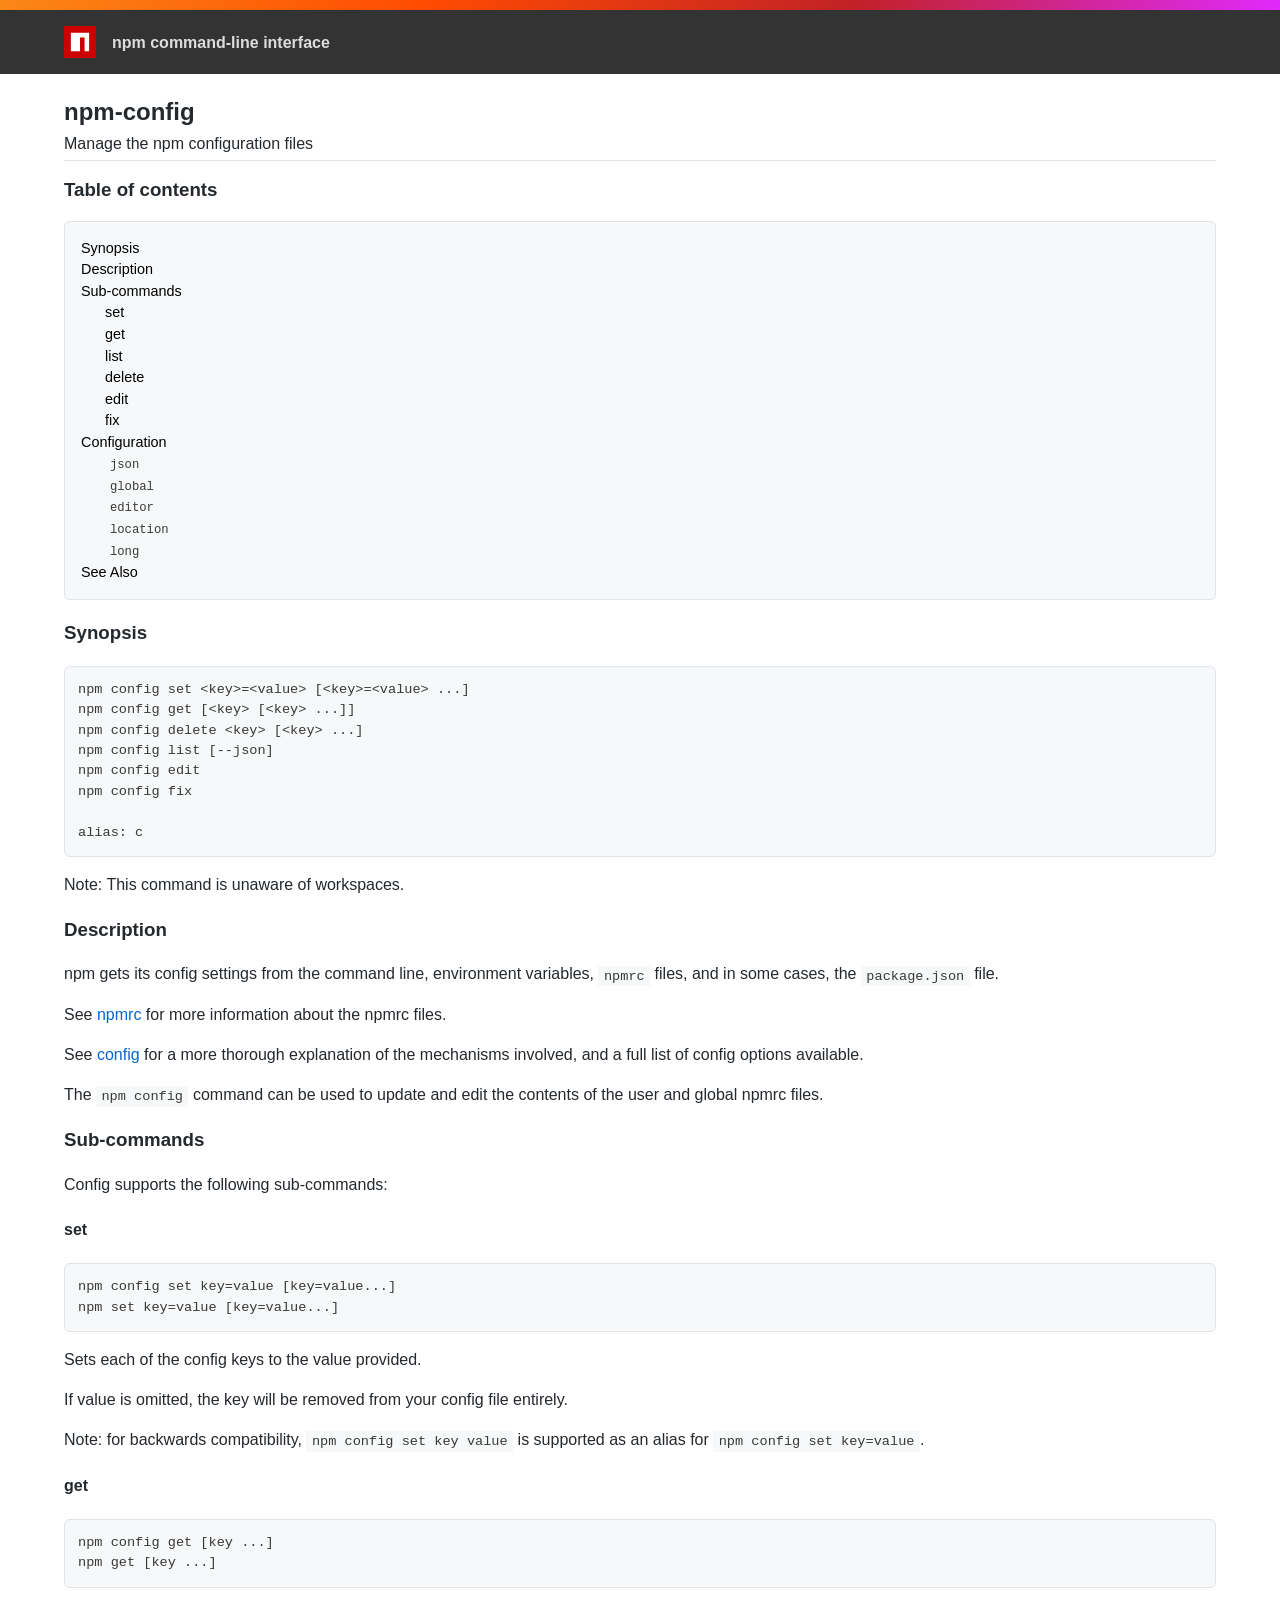
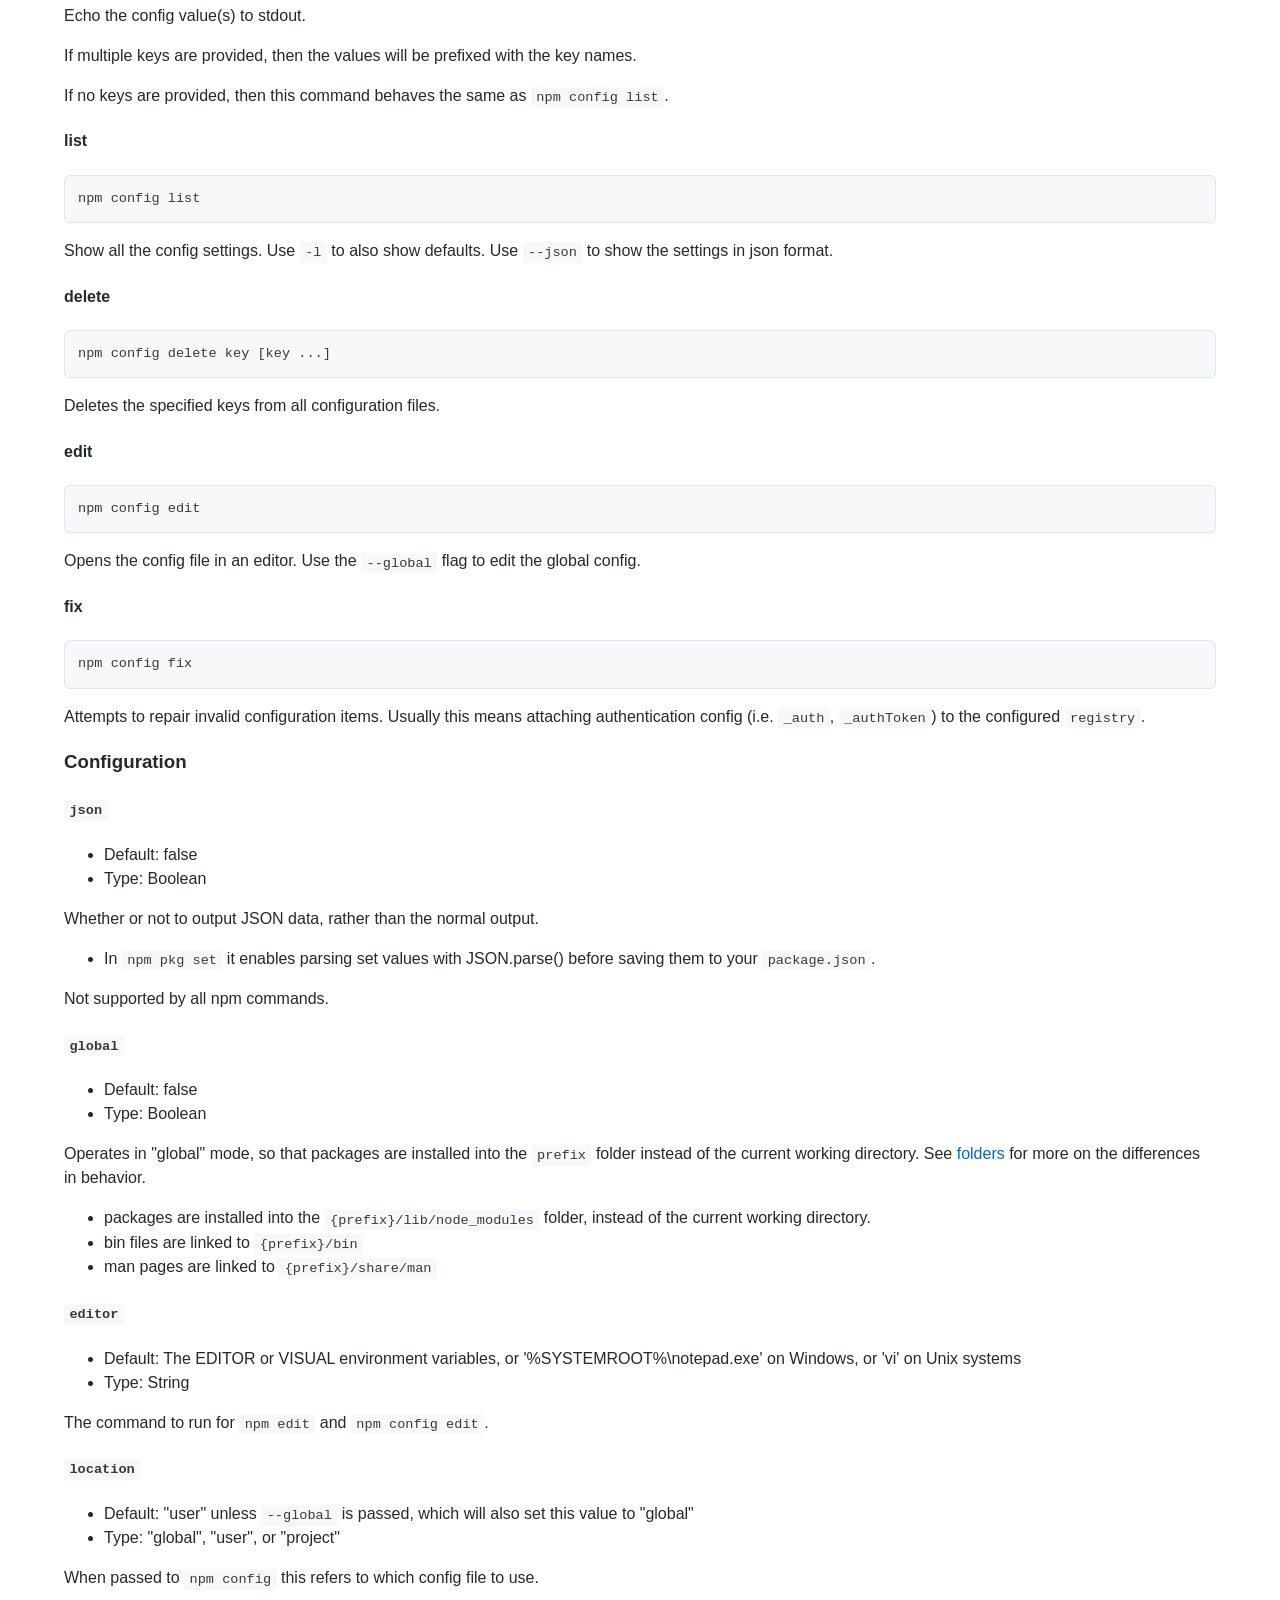
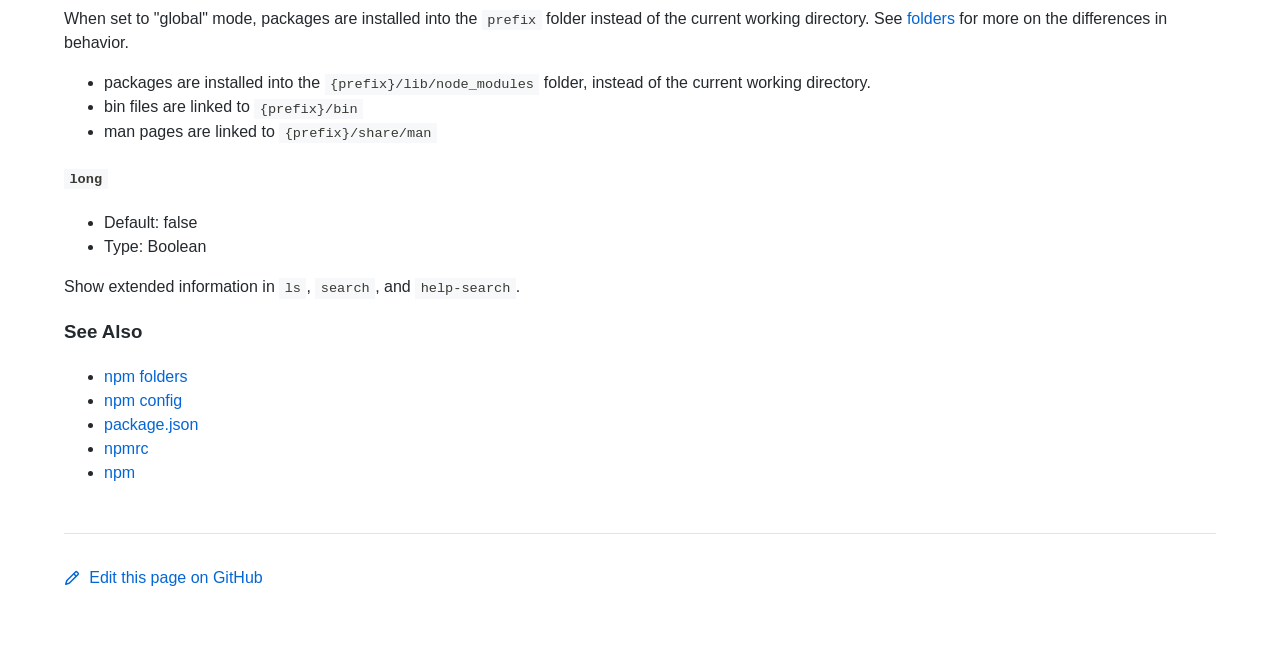
<file: node-v20.9.0-win-x64/node_modules/npm/docs/output/commands/npm-config.html>
<!DOCTYPE html><html><head>
<meta charset="utf-8">
<title>npm-config</title>
<style>
body {
    background-color: #ffffff;
    color: #24292e;

    margin: 0;

    line-height: 1.5;

    font-family: -apple-system, BlinkMacSystemFont, "Segoe UI", Helvetica, Arial, sans-serif, "Apple Color Emoji", "Segoe UI Emoji";
}
#rainbar {
    height: 10px;
    background-image: linear-gradient(139deg, #fb8817, #ff4b01, #c12127, #e02aff);
}

a {
    text-decoration: none;
    color: #0366d6;
}
a:hover {
    text-decoration: underline;
}

pre {
    margin: 1em 0px;
    padding: 1em;
    border: solid 1px #e1e4e8;
    border-radius: 6px;

    display: block;
    overflow: auto;

    white-space: pre;

    background-color: #f6f8fa;
    color: #393a34;
}
code {
    font-family: SFMono-Regular, Consolas, "Liberation Mono", Menlo, Courier, monospace;
    font-size: 85%;
    padding: 0.2em 0.4em;
    background-color: #f6f8fa;
    color: #393a34;
}
pre > code {
    padding: 0;
    background-color: inherit;
    color: inherit;
}
h1, h2, h3 {
    font-weight: 600;
}

#logobar {
    background-color: #333333;
    margin: 0 auto;
    padding: 1em 4em;
}
#logobar .logo {
    float: left;
}
#logobar .title {
    font-weight: 600;
    color: #dddddd;
    float: left;
    margin: 5px 0 0 1em;
}
#logobar:after {
    content: "";
    display: block;
    clear: both;
}

#content {
    margin: 0 auto;
    padding: 0 4em;
}

#table_of_contents > h2 {
    font-size: 1.17em;
}
#table_of_contents ul:first-child {
    border: solid 1px #e1e4e8;
    border-radius: 6px;
    padding: 1em;
    background-color: #f6f8fa;
    color: #393a34;
}
#table_of_contents ul {
    list-style-type: none;
    padding-left: 1.5em;
}
#table_of_contents li {
    font-size: 0.9em;
}
#table_of_contents li a {
    color: #000000;
}

header.title {
    border-bottom: solid 1px #e1e4e8;
}
header.title > h1 {
    margin-bottom: 0.25em;
}
header.title > .description {
    display: block;
    margin-bottom: 0.5em;
    line-height: 1;
}

footer#edit {
    border-top: solid 1px #e1e4e8;
    margin: 3em 0 4em 0;
    padding-top: 2em;
}
</style>
</head>
<body>
<div id="banner">
<div id="rainbar"></div>
<div id="logobar">
<svg class="logo" role="img" height="32" width="32" viewBox="0 0 700 700">
<polygon fill="#cb0000" points="0,700 700,700 700,0 0,0"></polygon>
<polygon fill="#ffffff" points="150,550 350,550 350,250 450,250 450,550 550,550 550,150 150,150"></polygon>
</svg>
<div class="title">
npm command-line interface
</div>
</div>
</div>

<section id="content">
<header class="title">
<h1 id="npm-config">npm-config</h1>
<span class="description">Manage the npm configuration files</span>
</header>

<section id="table_of_contents">
<h2 id="table-of-contents">Table of contents</h2>
<div id="_table_of_contents"><ul><li><a href="#synopsis">Synopsis</a></li><li><a href="#description">Description</a></li><li><a href="#sub-commands">Sub-commands</a></li><ul><li><a href="#set">set</a></li><li><a href="#get">get</a></li><li><a href="#list">list</a></li><li><a href="#delete">delete</a></li><li><a href="#edit2">edit</a></li><li><a href="#fix">fix</a></li></ul><li><a href="#configuration">Configuration</a></li><ul><li><a href="#json"><code>json</code></a></li><li><a href="#global"><code>global</code></a></li><li><a href="#editor"><code>editor</code></a></li><li><a href="#location"><code>location</code></a></li><li><a href="#long"><code>long</code></a></li></ul><li><a href="#see-also">See Also</a></li></ul></div>
</section>

<div id="_content"><h3 id="synopsis">Synopsis</h3>
<pre><code class="language-bash">npm config set &lt;key&gt;=&lt;value&gt; [&lt;key&gt;=&lt;value&gt; ...]
npm config get [&lt;key&gt; [&lt;key&gt; ...]]
npm config delete &lt;key&gt; [&lt;key&gt; ...]
npm config list [--json]
npm config edit
npm config fix

alias: c
</code></pre>
<p>Note: This command is unaware of workspaces.</p>
<h3 id="description">Description</h3>
<p>npm gets its config settings from the command line, environment
variables, <code>npmrc</code> files, and in some cases, the <code>package.json</code> file.</p>
<p>See <a href="../configuring-npm/npmrc.html">npmrc</a> for more information about the npmrc
files.</p>
<p>See <a href="../using-npm/config.html">config</a> for a more thorough explanation of the
mechanisms involved, and a full list of config options available.</p>
<p>The <code>npm config</code> command can be used to update and edit the contents
of the user and global npmrc files.</p>
<h3 id="sub-commands">Sub-commands</h3>
<p>Config supports the following sub-commands:</p>
<h4 id="set">set</h4>
<pre><code class="language-bash">npm config set key=value [key=value...]
npm set key=value [key=value...]
</code></pre>
<p>Sets each of the config keys to the value provided.</p>
<p>If value is omitted, the key will be removed from your config file entirely.</p>
<p>Note: for backwards compatibility, <code>npm config set key value</code> is supported
as an alias for <code>npm config set key=value</code>.</p>
<h4 id="get">get</h4>
<pre><code class="language-bash">npm config get [key ...]
npm get [key ...]
</code></pre>
<p>Echo the config value(s) to stdout.</p>
<p>If multiple keys are provided, then the values will be prefixed with the
key names.</p>
<p>If no keys are provided, then this command behaves the same as <code>npm config list</code>.</p>
<h4 id="list">list</h4>
<pre><code class="language-bash">npm config list
</code></pre>
<p>Show all the config settings. Use <code>-l</code> to also show defaults. Use <code>--json</code>
to show the settings in json format.</p>
<h4 id="delete">delete</h4>
<pre><code class="language-bash">npm config delete key [key ...]
</code></pre>
<p>Deletes the specified keys from all configuration files.</p>
<h4 id="edit2">edit</h4>
<pre><code class="language-bash">npm config edit
</code></pre>
<p>Opens the config file in an editor.  Use the <code>--global</code> flag to edit the
global config.</p>
<h4 id="fix">fix</h4>
<pre><code class="language-bash">npm config fix
</code></pre>
<p>Attempts to repair invalid configuration items.  Usually this means
attaching authentication config (i.e. <code>_auth</code>, <code>_authToken</code>) to the
configured <code>registry</code>.</p>
<h3 id="configuration">Configuration</h3>
<h4 id="json"><code>json</code></h4>
<ul>
<li>Default: false</li>
<li>Type: Boolean</li>
</ul>
<p>Whether or not to output JSON data, rather than the normal output.</p>
<ul>
<li>In <code>npm pkg set</code> it enables parsing set values with JSON.parse() before
saving them to your <code>package.json</code>.</li>
</ul>
<p>Not supported by all npm commands.</p>
<h4 id="global"><code>global</code></h4>
<ul>
<li>Default: false</li>
<li>Type: Boolean</li>
</ul>
<p>Operates in "global" mode, so that packages are installed into the <code>prefix</code>
folder instead of the current working directory. See
<a href="../configuring-npm/folders.html">folders</a> for more on the differences in behavior.</p>
<ul>
<li>packages are installed into the <code>{prefix}/lib/node_modules</code> folder, instead
of the current working directory.</li>
<li>bin files are linked to <code>{prefix}/bin</code></li>
<li>man pages are linked to <code>{prefix}/share/man</code></li>
</ul>
<h4 id="editor"><code>editor</code></h4>
<ul>
<li>Default: The EDITOR or VISUAL environment variables, or
'%SYSTEMROOT%\notepad.exe' on Windows, or 'vi' on Unix systems</li>
<li>Type: String</li>
</ul>
<p>The command to run for <code>npm edit</code> and <code>npm config edit</code>.</p>
<h4 id="location"><code>location</code></h4>
<ul>
<li>Default: "user" unless <code>--global</code> is passed, which will also set this value
to "global"</li>
<li>Type: "global", "user", or "project"</li>
</ul>
<p>When passed to <code>npm config</code> this refers to which config file to use.</p>
<p>When set to "global" mode, packages are installed into the <code>prefix</code> folder
instead of the current working directory. See
<a href="../configuring-npm/folders.html">folders</a> for more on the differences in behavior.</p>
<ul>
<li>packages are installed into the <code>{prefix}/lib/node_modules</code> folder, instead
of the current working directory.</li>
<li>bin files are linked to <code>{prefix}/bin</code></li>
<li>man pages are linked to <code>{prefix}/share/man</code></li>
</ul>
<h4 id="long"><code>long</code></h4>
<ul>
<li>Default: false</li>
<li>Type: Boolean</li>
</ul>
<p>Show extended information in <code>ls</code>, <code>search</code>, and <code>help-search</code>.</p>
<h3 id="see-also">See Also</h3>
<ul>
<li><a href="../configuring-npm/folders.html">npm folders</a></li>
<li><a href="../commands/npm-config.html">npm config</a></li>
<li><a href="../configuring-npm/package-json.html">package.json</a></li>
<li><a href="../configuring-npm/npmrc.html">npmrc</a></li>
<li><a href="../commands/npm.html">npm</a></li>
</ul></div>

<footer id="edit">
<a href="https://github.com/npm/cli/edit/latest/docs/content/commands/npm-config.md">
<svg role="img" viewBox="0 0 16 16" width="16" height="16" fill="currentcolor" style="vertical-align: text-bottom; margin-right: 0.3em;">
<path fill-rule="evenodd" d="M11.013 1.427a1.75 1.75 0 012.474 0l1.086 1.086a1.75 1.75 0 010 2.474l-8.61 8.61c-.21.21-.47.364-.756.445l-3.251.93a.75.75 0 01-.927-.928l.929-3.25a1.75 1.75 0 01.445-.758l8.61-8.61zm1.414 1.06a.25.25 0 00-.354 0L10.811 3.75l1.439 1.44 1.263-1.263a.25.25 0 000-.354l-1.086-1.086zM11.189 6.25L9.75 4.81l-6.286 6.287a.25.25 0 00-.064.108l-.558 1.953 1.953-.558a.249.249 0 00.108-.064l6.286-6.286z"></path>
</svg>
Edit this page on GitHub
</a>
</footer>
</section>



</body></html>
</file>
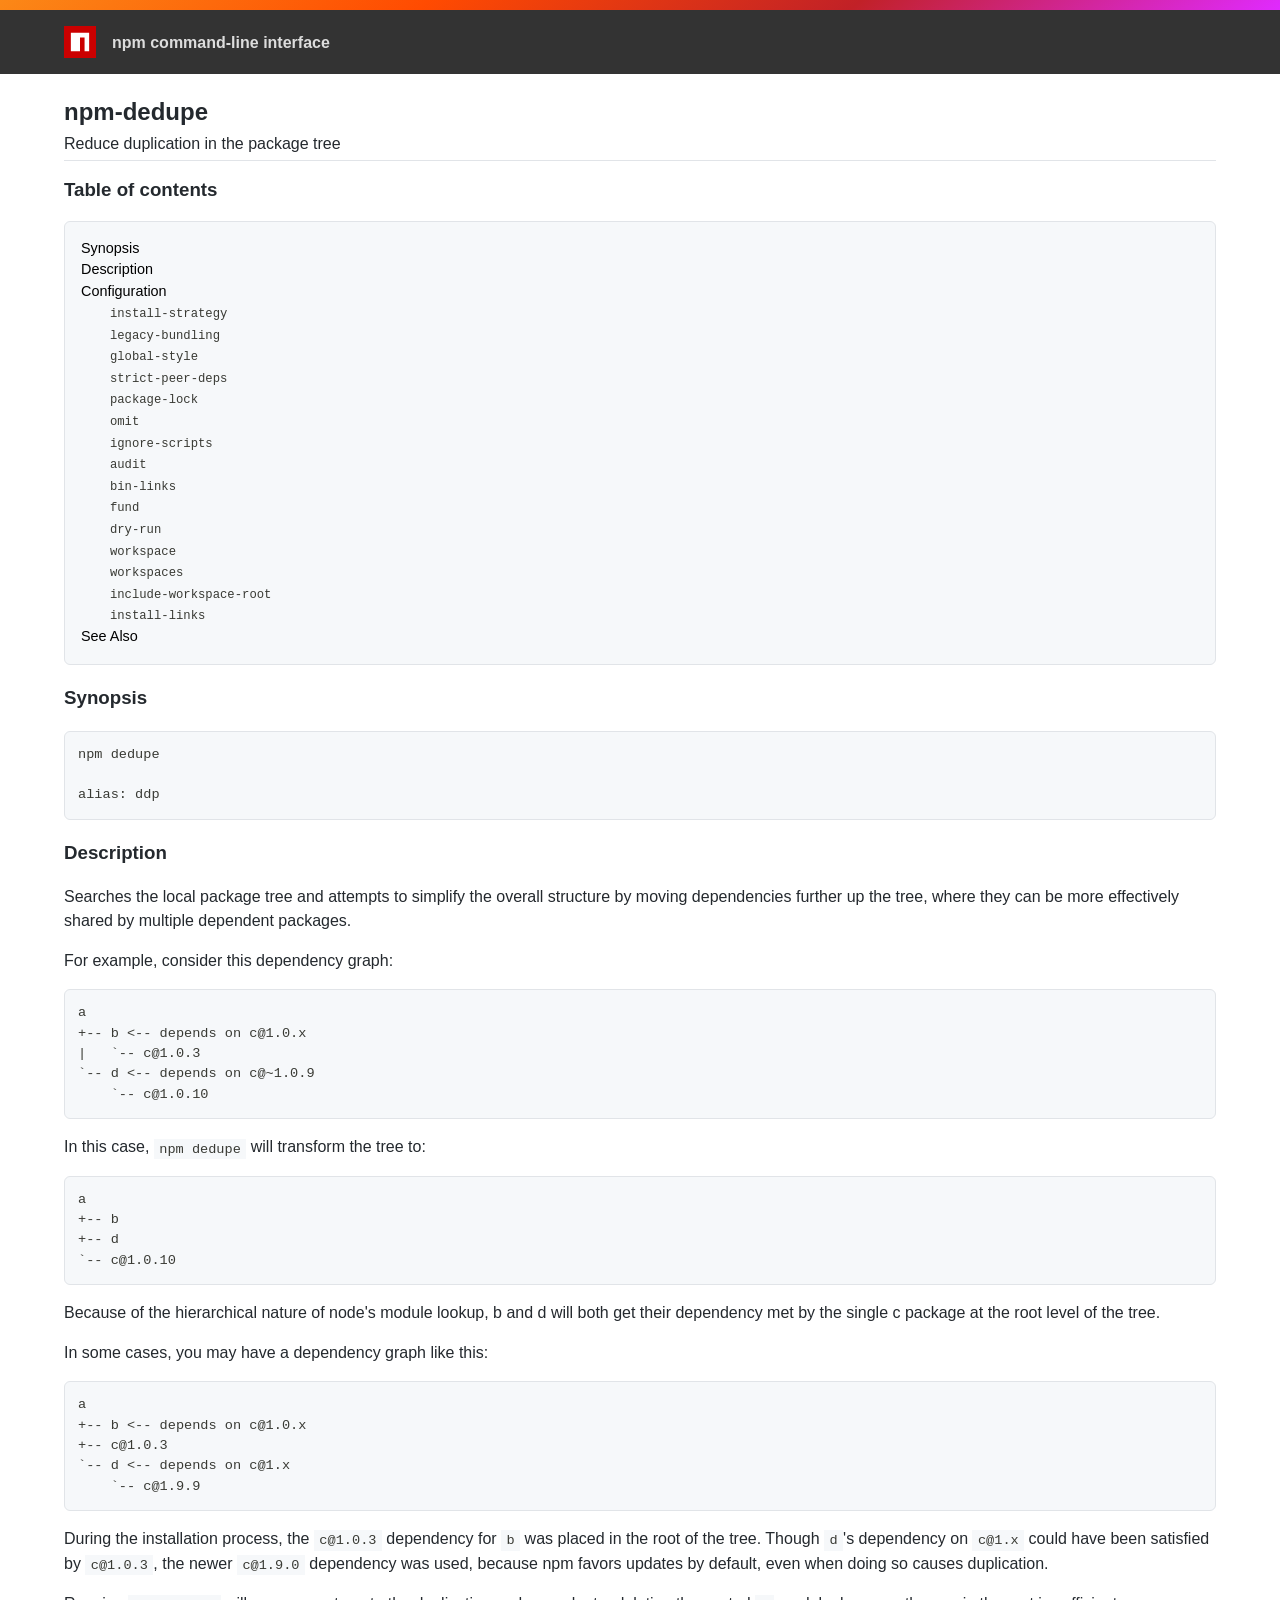
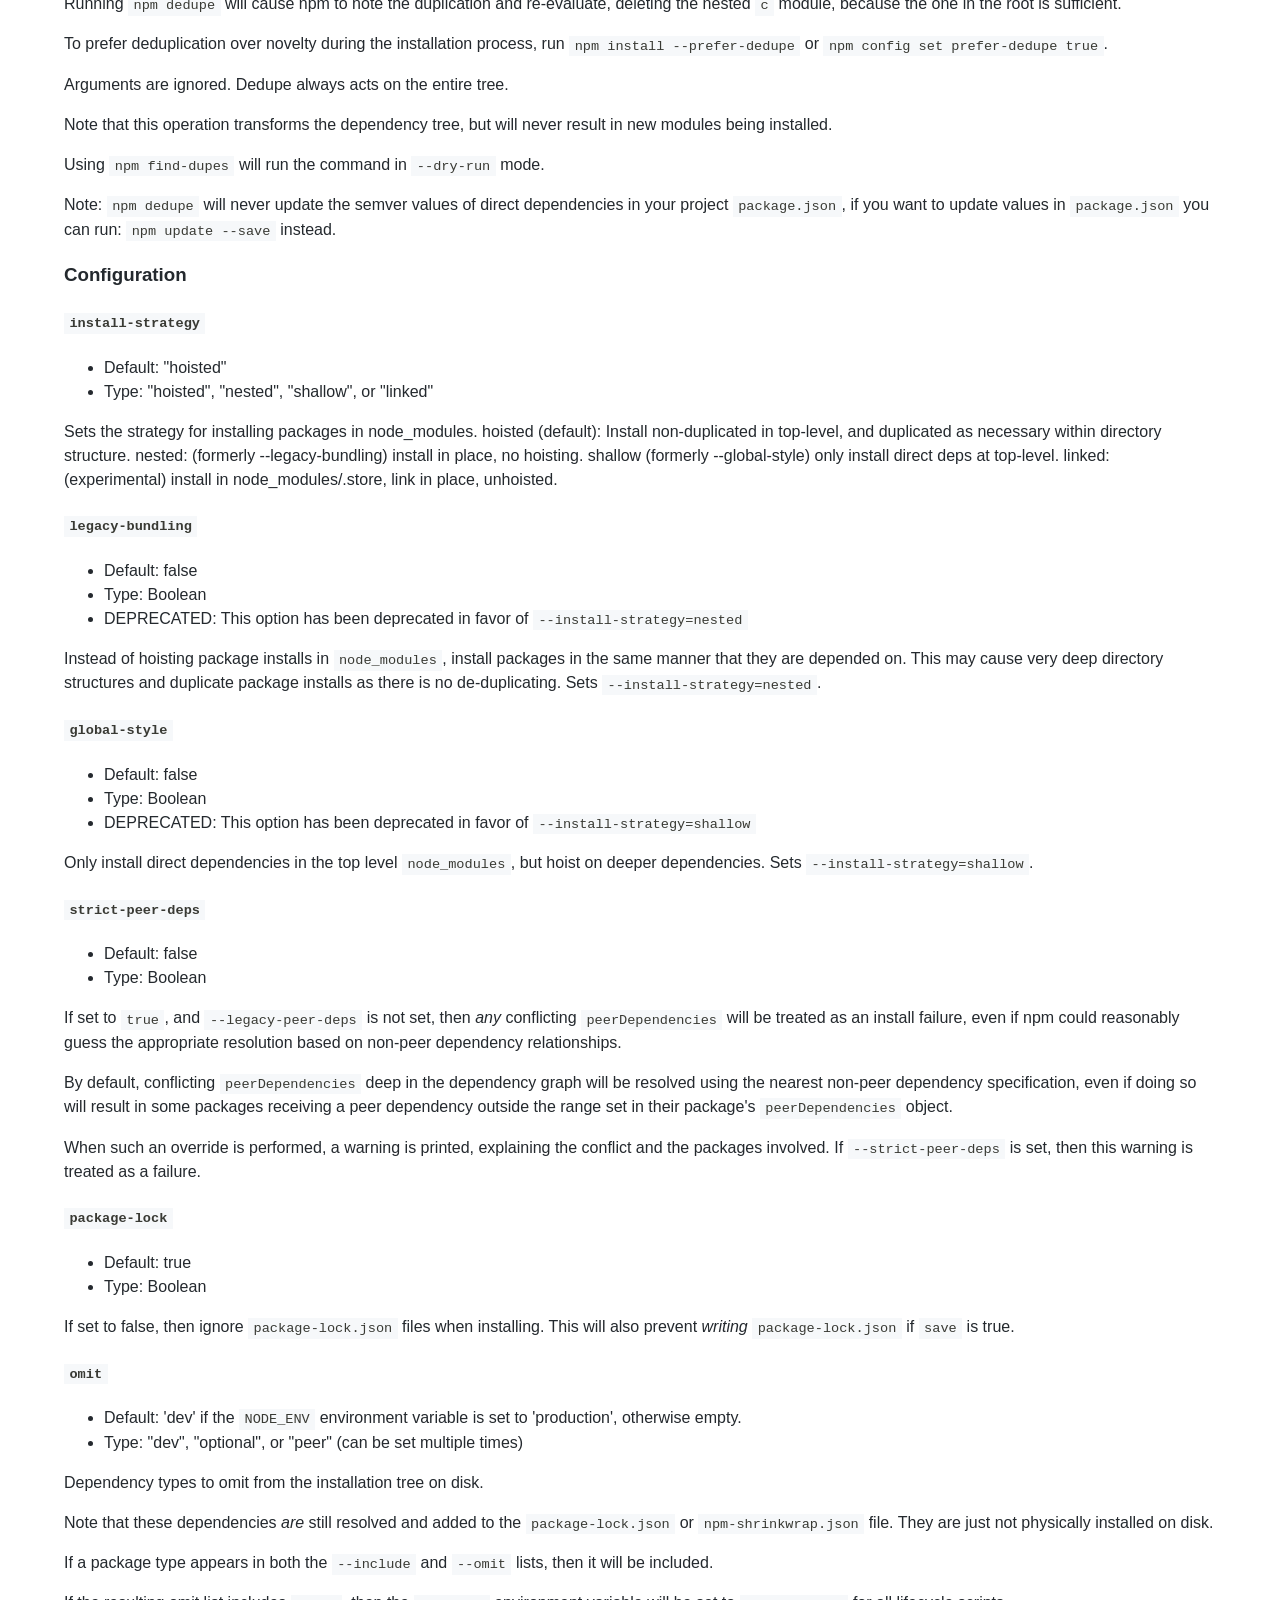
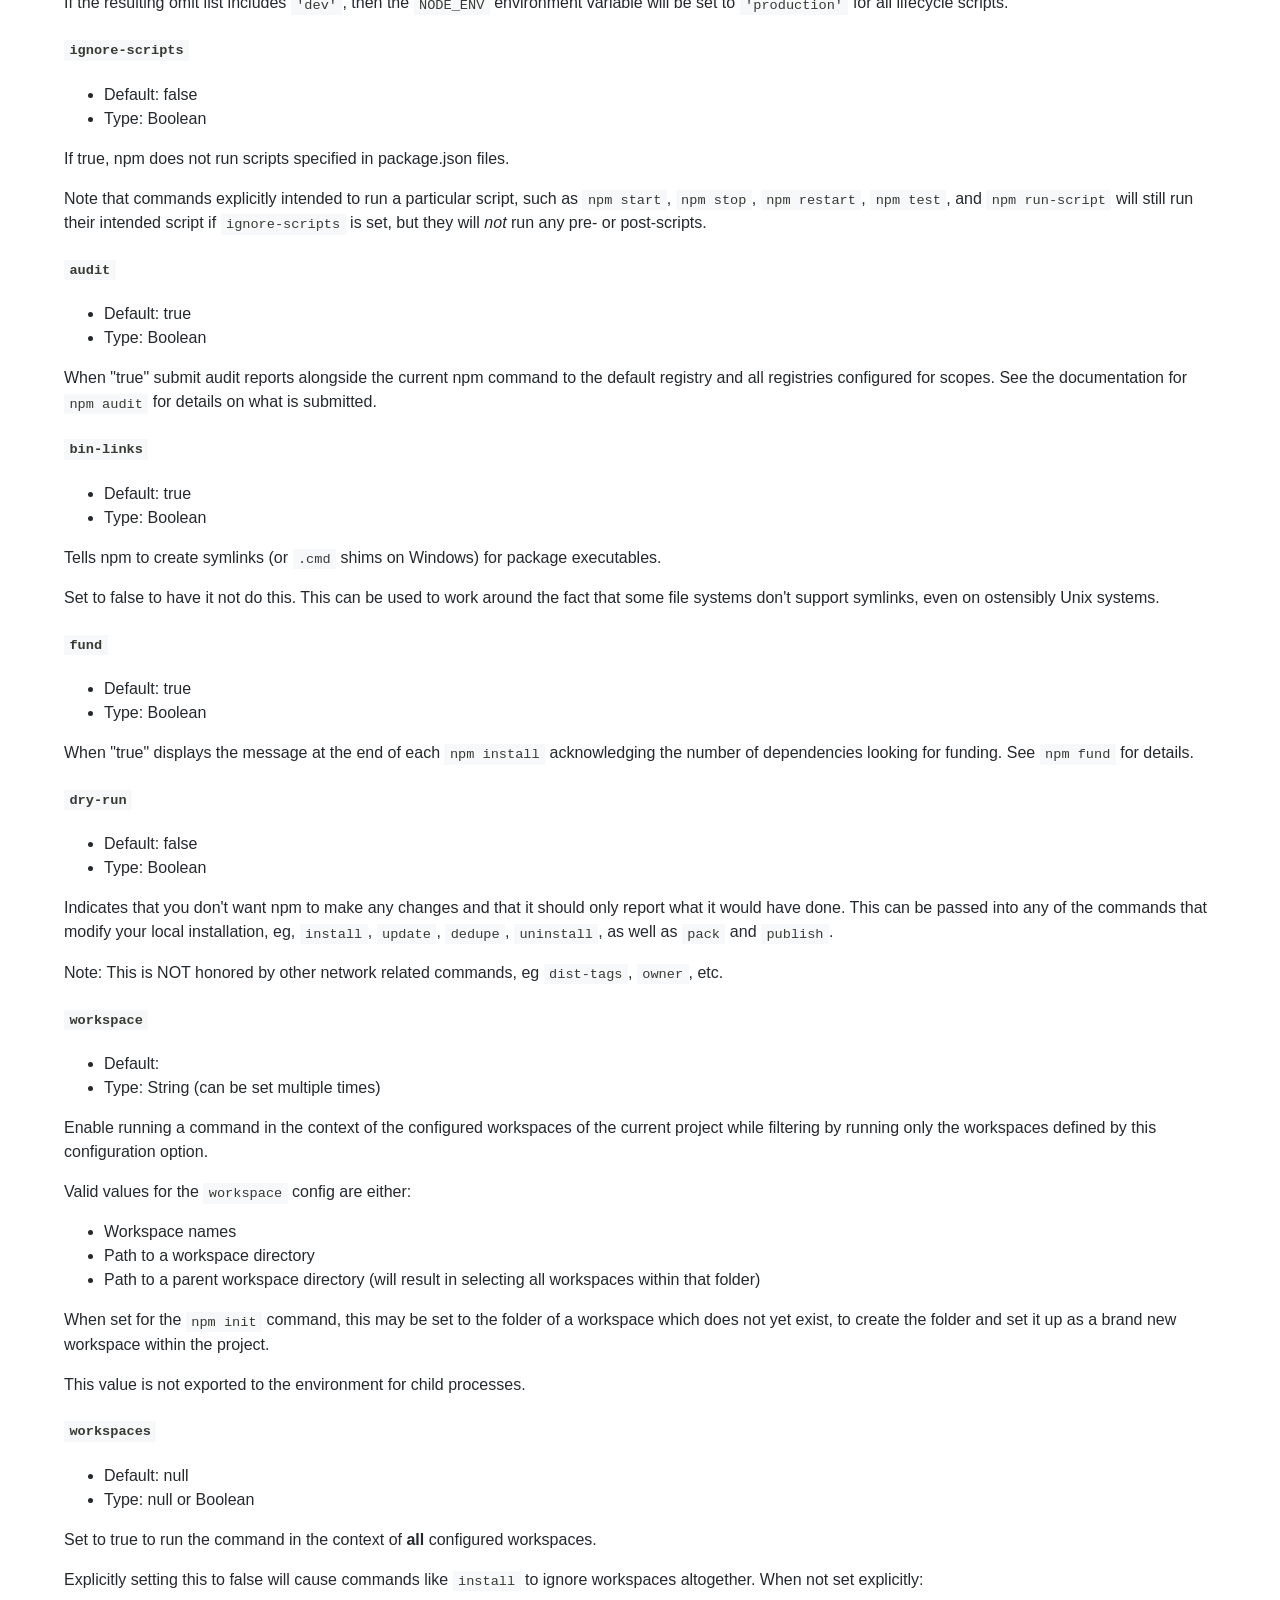
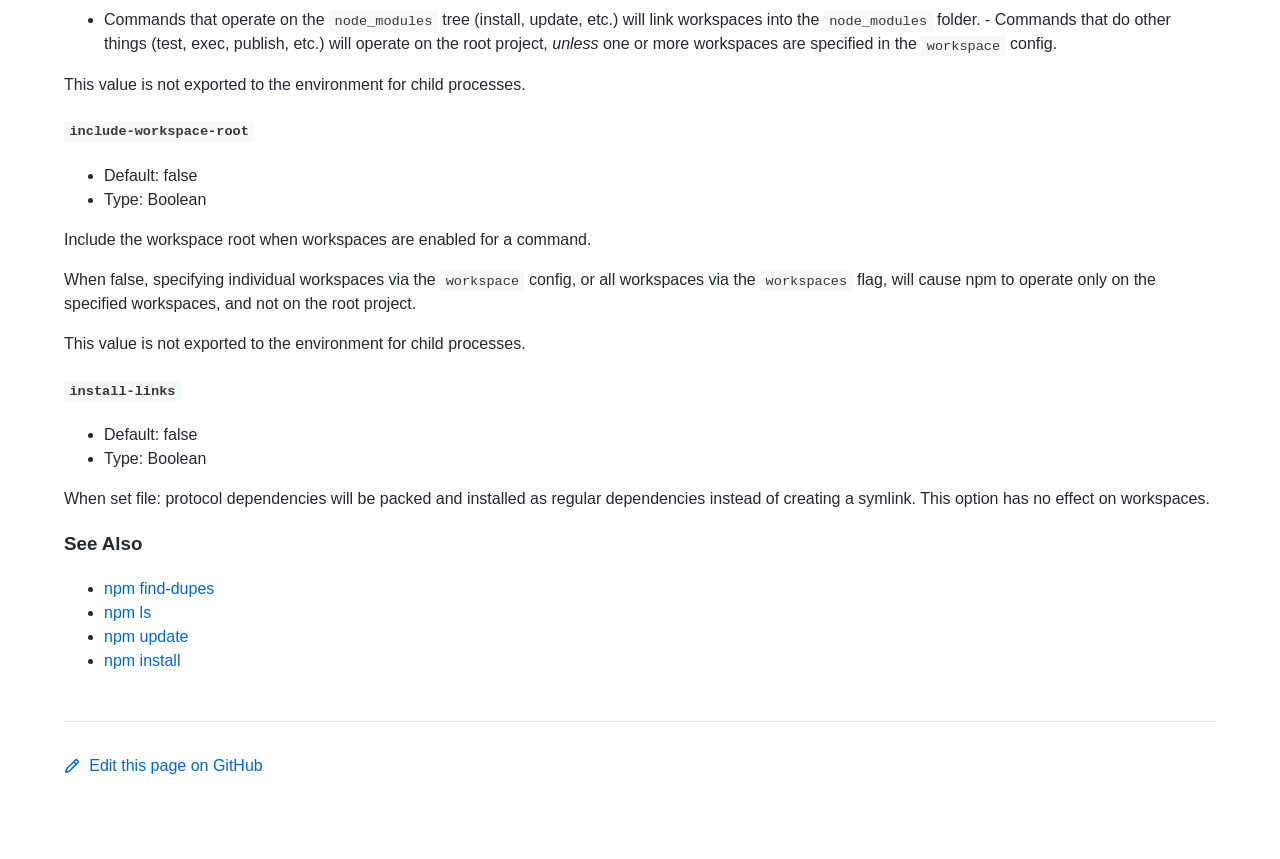
<file: node-v20.9.0-win-x64/node_modules/npm/docs/output/commands/npm-dedupe.html>
<!DOCTYPE html><html><head>
<meta charset="utf-8">
<title>npm-dedupe</title>
<style>
body {
    background-color: #ffffff;
    color: #24292e;

    margin: 0;

    line-height: 1.5;

    font-family: -apple-system, BlinkMacSystemFont, "Segoe UI", Helvetica, Arial, sans-serif, "Apple Color Emoji", "Segoe UI Emoji";
}
#rainbar {
    height: 10px;
    background-image: linear-gradient(139deg, #fb8817, #ff4b01, #c12127, #e02aff);
}

a {
    text-decoration: none;
    color: #0366d6;
}
a:hover {
    text-decoration: underline;
}

pre {
    margin: 1em 0px;
    padding: 1em;
    border: solid 1px #e1e4e8;
    border-radius: 6px;

    display: block;
    overflow: auto;

    white-space: pre;

    background-color: #f6f8fa;
    color: #393a34;
}
code {
    font-family: SFMono-Regular, Consolas, "Liberation Mono", Menlo, Courier, monospace;
    font-size: 85%;
    padding: 0.2em 0.4em;
    background-color: #f6f8fa;
    color: #393a34;
}
pre > code {
    padding: 0;
    background-color: inherit;
    color: inherit;
}
h1, h2, h3 {
    font-weight: 600;
}

#logobar {
    background-color: #333333;
    margin: 0 auto;
    padding: 1em 4em;
}
#logobar .logo {
    float: left;
}
#logobar .title {
    font-weight: 600;
    color: #dddddd;
    float: left;
    margin: 5px 0 0 1em;
}
#logobar:after {
    content: "";
    display: block;
    clear: both;
}

#content {
    margin: 0 auto;
    padding: 0 4em;
}

#table_of_contents > h2 {
    font-size: 1.17em;
}
#table_of_contents ul:first-child {
    border: solid 1px #e1e4e8;
    border-radius: 6px;
    padding: 1em;
    background-color: #f6f8fa;
    color: #393a34;
}
#table_of_contents ul {
    list-style-type: none;
    padding-left: 1.5em;
}
#table_of_contents li {
    font-size: 0.9em;
}
#table_of_contents li a {
    color: #000000;
}

header.title {
    border-bottom: solid 1px #e1e4e8;
}
header.title > h1 {
    margin-bottom: 0.25em;
}
header.title > .description {
    display: block;
    margin-bottom: 0.5em;
    line-height: 1;
}

footer#edit {
    border-top: solid 1px #e1e4e8;
    margin: 3em 0 4em 0;
    padding-top: 2em;
}
</style>
</head>
<body>
<div id="banner">
<div id="rainbar"></div>
<div id="logobar">
<svg class="logo" role="img" height="32" width="32" viewBox="0 0 700 700">
<polygon fill="#cb0000" points="0,700 700,700 700,0 0,0"></polygon>
<polygon fill="#ffffff" points="150,550 350,550 350,250 450,250 450,550 550,550 550,150 150,150"></polygon>
</svg>
<div class="title">
npm command-line interface
</div>
</div>
</div>

<section id="content">
<header class="title">
<h1 id="npm-dedupe">npm-dedupe</h1>
<span class="description">Reduce duplication in the package tree</span>
</header>

<section id="table_of_contents">
<h2 id="table-of-contents">Table of contents</h2>
<div id="_table_of_contents"><ul><li><a href="#synopsis">Synopsis</a></li><li><a href="#description">Description</a></li><li><a href="#configuration">Configuration</a></li><ul><li><a href="#install-strategy"><code>install-strategy</code></a></li><li><a href="#legacy-bundling"><code>legacy-bundling</code></a></li><li><a href="#global-style"><code>global-style</code></a></li><li><a href="#strict-peer-deps"><code>strict-peer-deps</code></a></li><li><a href="#package-lock"><code>package-lock</code></a></li><li><a href="#omit"><code>omit</code></a></li><li><a href="#ignore-scripts"><code>ignore-scripts</code></a></li><li><a href="#audit"><code>audit</code></a></li><li><a href="#bin-links"><code>bin-links</code></a></li><li><a href="#fund"><code>fund</code></a></li><li><a href="#dry-run"><code>dry-run</code></a></li><li><a href="#workspace"><code>workspace</code></a></li><li><a href="#workspaces"><code>workspaces</code></a></li><li><a href="#include-workspace-root"><code>include-workspace-root</code></a></li><li><a href="#install-links"><code>install-links</code></a></li></ul><li><a href="#see-also">See Also</a></li></ul></div>
</section>

<div id="_content"><h3 id="synopsis">Synopsis</h3>
<pre><code class="language-bash">npm dedupe

alias: ddp
</code></pre>
<h3 id="description">Description</h3>
<p>Searches the local package tree and attempts to simplify the overall
structure by moving dependencies further up the tree, where they can
be more effectively shared by multiple dependent packages.</p>
<p>For example, consider this dependency graph:</p>
<pre><code>a
+-- b &lt;-- depends on c@1.0.x
|   `-- c@1.0.3
`-- d &lt;-- depends on c@~1.0.9
    `-- c@1.0.10
</code></pre>
<p>In this case, <code>npm dedupe</code> will transform the tree to:</p>
<pre><code class="language-bash">a
+-- b
+-- d
`-- c@1.0.10
</code></pre>
<p>Because of the hierarchical nature of node's module lookup, b and d
will both get their dependency met by the single c package at the root
level of the tree.</p>
<p>In some cases, you may have a dependency graph like this:</p>
<pre><code>a
+-- b &lt;-- depends on c@1.0.x
+-- c@1.0.3
`-- d &lt;-- depends on c@1.x
    `-- c@1.9.9
</code></pre>
<p>During the installation process, the <code>c@1.0.3</code> dependency for <code>b</code> was
placed in the root of the tree.  Though <code>d</code>'s dependency on <code>c@1.x</code> could
have been satisfied by <code>c@1.0.3</code>, the newer <code>c@1.9.0</code> dependency was used,
because npm favors updates by default, even when doing so causes
duplication.</p>
<p>Running <code>npm dedupe</code> will cause npm to note the duplication and
re-evaluate, deleting the nested <code>c</code> module, because the one in the root is
sufficient.</p>
<p>To prefer deduplication over novelty during the installation process, run
<code>npm install --prefer-dedupe</code> or <code>npm config set prefer-dedupe true</code>.</p>
<p>Arguments are ignored. Dedupe always acts on the entire tree.</p>
<p>Note that this operation transforms the dependency tree, but will never
result in new modules being installed.</p>
<p>Using <code>npm find-dupes</code> will run the command in <code>--dry-run</code> mode.</p>
<p>Note: <code>npm dedupe</code> will never update the semver values of direct
dependencies in your project <code>package.json</code>, if you want to update
values in <code>package.json</code> you can run: <code>npm update --save</code> instead.</p>
<h3 id="configuration">Configuration</h3>
<h4 id="install-strategy"><code>install-strategy</code></h4>
<ul>
<li>Default: "hoisted"</li>
<li>Type: "hoisted", "nested", "shallow", or "linked"</li>
</ul>
<p>Sets the strategy for installing packages in node_modules. hoisted
(default): Install non-duplicated in top-level, and duplicated as necessary
within directory structure. nested: (formerly --legacy-bundling) install in
place, no hoisting. shallow (formerly --global-style) only install direct
deps at top-level. linked: (experimental) install in node_modules/.store,
link in place, unhoisted.</p>
<h4 id="legacy-bundling"><code>legacy-bundling</code></h4>
<ul>
<li>Default: false</li>
<li>Type: Boolean</li>
<li>DEPRECATED: This option has been deprecated in favor of
<code>--install-strategy=nested</code></li>
</ul>
<p>Instead of hoisting package installs in <code>node_modules</code>, install packages in
the same manner that they are depended on. This may cause very deep
directory structures and duplicate package installs as there is no
de-duplicating. Sets <code>--install-strategy=nested</code>.</p>
<h4 id="global-style"><code>global-style</code></h4>
<ul>
<li>Default: false</li>
<li>Type: Boolean</li>
<li>DEPRECATED: This option has been deprecated in favor of
<code>--install-strategy=shallow</code></li>
</ul>
<p>Only install direct dependencies in the top level <code>node_modules</code>, but hoist
on deeper dependencies. Sets <code>--install-strategy=shallow</code>.</p>
<h4 id="strict-peer-deps"><code>strict-peer-deps</code></h4>
<ul>
<li>Default: false</li>
<li>Type: Boolean</li>
</ul>
<p>If set to <code>true</code>, and <code>--legacy-peer-deps</code> is not set, then <em>any</em>
conflicting <code>peerDependencies</code> will be treated as an install failure, even
if npm could reasonably guess the appropriate resolution based on non-peer
dependency relationships.</p>
<p>By default, conflicting <code>peerDependencies</code> deep in the dependency graph will
be resolved using the nearest non-peer dependency specification, even if
doing so will result in some packages receiving a peer dependency outside
the range set in their package's <code>peerDependencies</code> object.</p>
<p>When such an override is performed, a warning is printed, explaining the
conflict and the packages involved. If <code>--strict-peer-deps</code> is set, then
this warning is treated as a failure.</p>
<h4 id="package-lock"><code>package-lock</code></h4>
<ul>
<li>Default: true</li>
<li>Type: Boolean</li>
</ul>
<p>If set to false, then ignore <code>package-lock.json</code> files when installing. This
will also prevent <em>writing</em> <code>package-lock.json</code> if <code>save</code> is true.</p>
<h4 id="omit"><code>omit</code></h4>
<ul>
<li>Default: 'dev' if the <code>NODE_ENV</code> environment variable is set to
'production', otherwise empty.</li>
<li>Type: "dev", "optional", or "peer" (can be set multiple times)</li>
</ul>
<p>Dependency types to omit from the installation tree on disk.</p>
<p>Note that these dependencies <em>are</em> still resolved and added to the
<code>package-lock.json</code> or <code>npm-shrinkwrap.json</code> file. They are just not
physically installed on disk.</p>
<p>If a package type appears in both the <code>--include</code> and <code>--omit</code> lists, then
it will be included.</p>
<p>If the resulting omit list includes <code>'dev'</code>, then the <code>NODE_ENV</code> environment
variable will be set to <code>'production'</code> for all lifecycle scripts.</p>
<h4 id="ignore-scripts"><code>ignore-scripts</code></h4>
<ul>
<li>Default: false</li>
<li>Type: Boolean</li>
</ul>
<p>If true, npm does not run scripts specified in package.json files.</p>
<p>Note that commands explicitly intended to run a particular script, such as
<code>npm start</code>, <code>npm stop</code>, <code>npm restart</code>, <code>npm test</code>, and <code>npm run-script</code>
will still run their intended script if <code>ignore-scripts</code> is set, but they
will <em>not</em> run any pre- or post-scripts.</p>
<h4 id="audit"><code>audit</code></h4>
<ul>
<li>Default: true</li>
<li>Type: Boolean</li>
</ul>
<p>When "true" submit audit reports alongside the current npm command to the
default registry and all registries configured for scopes. See the
documentation for <a href="../commands/npm-audit.html"><code>npm audit</code></a> for details on what is
submitted.</p>
<h4 id="bin-links"><code>bin-links</code></h4>
<ul>
<li>Default: true</li>
<li>Type: Boolean</li>
</ul>
<p>Tells npm to create symlinks (or <code>.cmd</code> shims on Windows) for package
executables.</p>
<p>Set to false to have it not do this. This can be used to work around the
fact that some file systems don't support symlinks, even on ostensibly Unix
systems.</p>
<h4 id="fund"><code>fund</code></h4>
<ul>
<li>Default: true</li>
<li>Type: Boolean</li>
</ul>
<p>When "true" displays the message at the end of each <code>npm install</code>
acknowledging the number of dependencies looking for funding. See <a href="../commands/npm-fund.html"><code>npm fund</code></a> for details.</p>
<h4 id="dry-run"><code>dry-run</code></h4>
<ul>
<li>Default: false</li>
<li>Type: Boolean</li>
</ul>
<p>Indicates that you don't want npm to make any changes and that it should
only report what it would have done. This can be passed into any of the
commands that modify your local installation, eg, <code>install</code>, <code>update</code>,
<code>dedupe</code>, <code>uninstall</code>, as well as <code>pack</code> and <code>publish</code>.</p>
<p>Note: This is NOT honored by other network related commands, eg <code>dist-tags</code>,
<code>owner</code>, etc.</p>
<h4 id="workspace"><code>workspace</code></h4>
<ul>
<li>Default:</li>
<li>Type: String (can be set multiple times)</li>
</ul>
<p>Enable running a command in the context of the configured workspaces of the
current project while filtering by running only the workspaces defined by
this configuration option.</p>
<p>Valid values for the <code>workspace</code> config are either:</p>
<ul>
<li>Workspace names</li>
<li>Path to a workspace directory</li>
<li>Path to a parent workspace directory (will result in selecting all
workspaces within that folder)</li>
</ul>
<p>When set for the <code>npm init</code> command, this may be set to the folder of a
workspace which does not yet exist, to create the folder and set it up as a
brand new workspace within the project.</p>
<p>This value is not exported to the environment for child processes.</p>
<h4 id="workspaces"><code>workspaces</code></h4>
<ul>
<li>Default: null</li>
<li>Type: null or Boolean</li>
</ul>
<p>Set to true to run the command in the context of <strong>all</strong> configured
workspaces.</p>
<p>Explicitly setting this to false will cause commands like <code>install</code> to
ignore workspaces altogether. When not set explicitly:</p>
<ul>
<li>Commands that operate on the <code>node_modules</code> tree (install, update, etc.)
will link workspaces into the <code>node_modules</code> folder. - Commands that do
other things (test, exec, publish, etc.) will operate on the root project,
<em>unless</em> one or more workspaces are specified in the <code>workspace</code> config.</li>
</ul>
<p>This value is not exported to the environment for child processes.</p>
<h4 id="include-workspace-root"><code>include-workspace-root</code></h4>
<ul>
<li>Default: false</li>
<li>Type: Boolean</li>
</ul>
<p>Include the workspace root when workspaces are enabled for a command.</p>
<p>When false, specifying individual workspaces via the <code>workspace</code> config, or
all workspaces via the <code>workspaces</code> flag, will cause npm to operate only on
the specified workspaces, and not on the root project.</p>
<p>This value is not exported to the environment for child processes.</p>
<h4 id="install-links"><code>install-links</code></h4>
<ul>
<li>Default: false</li>
<li>Type: Boolean</li>
</ul>
<p>When set file: protocol dependencies will be packed and installed as regular
dependencies instead of creating a symlink. This option has no effect on
workspaces.</p>
<h3 id="see-also">See Also</h3>
<ul>
<li><a href="../commands/npm-find-dupes.html">npm find-dupes</a></li>
<li><a href="../commands/npm-ls.html">npm ls</a></li>
<li><a href="../commands/npm-update.html">npm update</a></li>
<li><a href="../commands/npm-install.html">npm install</a></li>
</ul></div>

<footer id="edit">
<a href="https://github.com/npm/cli/edit/latest/docs/content/commands/npm-dedupe.md">
<svg role="img" viewBox="0 0 16 16" width="16" height="16" fill="currentcolor" style="vertical-align: text-bottom; margin-right: 0.3em;">
<path fill-rule="evenodd" d="M11.013 1.427a1.75 1.75 0 012.474 0l1.086 1.086a1.75 1.75 0 010 2.474l-8.61 8.61c-.21.21-.47.364-.756.445l-3.251.93a.75.75 0 01-.927-.928l.929-3.25a1.75 1.75 0 01.445-.758l8.61-8.61zm1.414 1.06a.25.25 0 00-.354 0L10.811 3.75l1.439 1.44 1.263-1.263a.25.25 0 000-.354l-1.086-1.086zM11.189 6.25L9.75 4.81l-6.286 6.287a.25.25 0 00-.064.108l-.558 1.953 1.953-.558a.249.249 0 00.108-.064l6.286-6.286z"></path>
</svg>
Edit this page on GitHub
</a>
</footer>
</section>



</body></html>
</file>
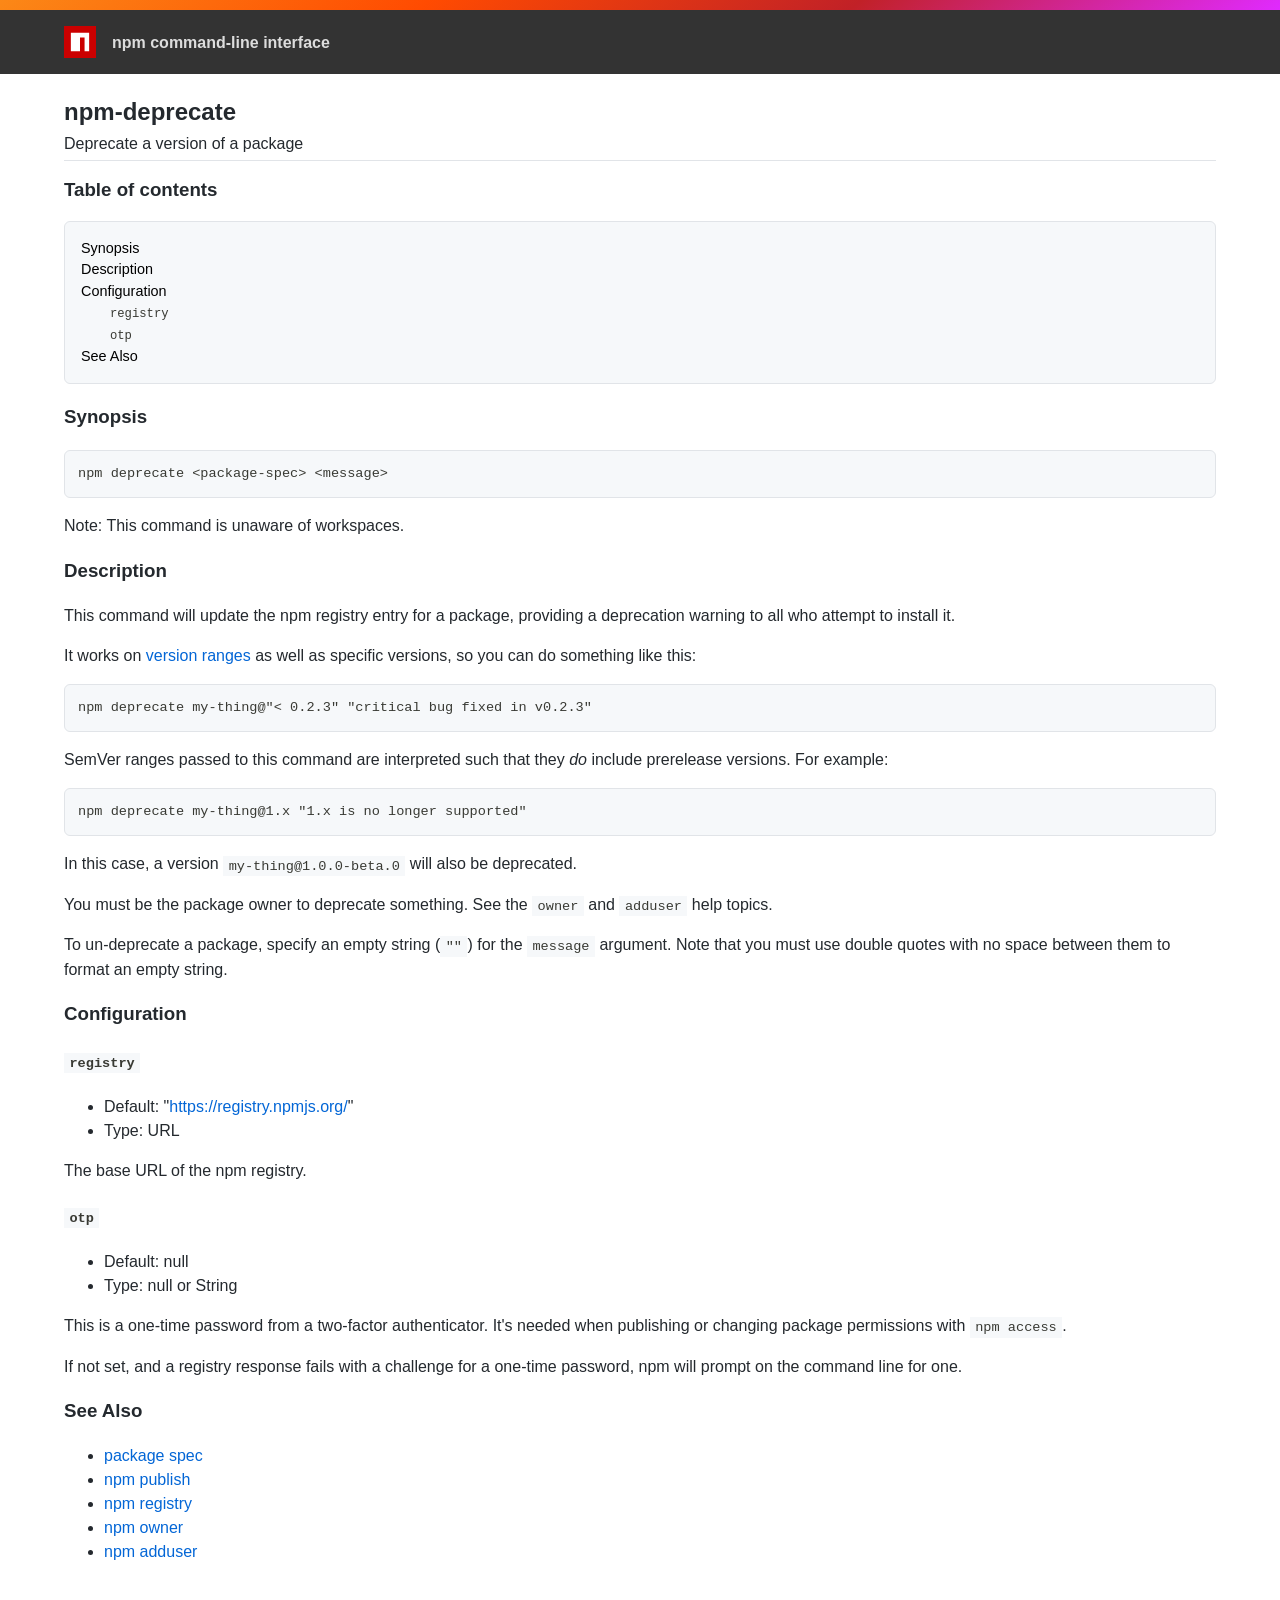
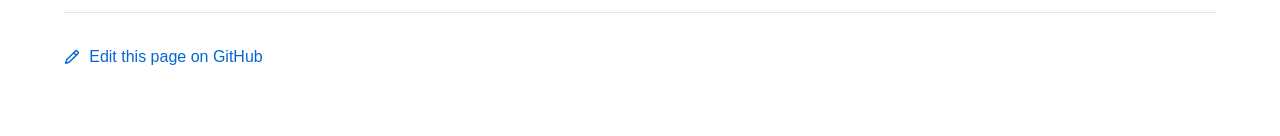
<file: node-v20.9.0-win-x64/node_modules/npm/docs/output/commands/npm-deprecate.html>
<!DOCTYPE html><html><head>
<meta charset="utf-8">
<title>npm-deprecate</title>
<style>
body {
    background-color: #ffffff;
    color: #24292e;

    margin: 0;

    line-height: 1.5;

    font-family: -apple-system, BlinkMacSystemFont, "Segoe UI", Helvetica, Arial, sans-serif, "Apple Color Emoji", "Segoe UI Emoji";
}
#rainbar {
    height: 10px;
    background-image: linear-gradient(139deg, #fb8817, #ff4b01, #c12127, #e02aff);
}

a {
    text-decoration: none;
    color: #0366d6;
}
a:hover {
    text-decoration: underline;
}

pre {
    margin: 1em 0px;
    padding: 1em;
    border: solid 1px #e1e4e8;
    border-radius: 6px;

    display: block;
    overflow: auto;

    white-space: pre;

    background-color: #f6f8fa;
    color: #393a34;
}
code {
    font-family: SFMono-Regular, Consolas, "Liberation Mono", Menlo, Courier, monospace;
    font-size: 85%;
    padding: 0.2em 0.4em;
    background-color: #f6f8fa;
    color: #393a34;
}
pre > code {
    padding: 0;
    background-color: inherit;
    color: inherit;
}
h1, h2, h3 {
    font-weight: 600;
}

#logobar {
    background-color: #333333;
    margin: 0 auto;
    padding: 1em 4em;
}
#logobar .logo {
    float: left;
}
#logobar .title {
    font-weight: 600;
    color: #dddddd;
    float: left;
    margin: 5px 0 0 1em;
}
#logobar:after {
    content: "";
    display: block;
    clear: both;
}

#content {
    margin: 0 auto;
    padding: 0 4em;
}

#table_of_contents > h2 {
    font-size: 1.17em;
}
#table_of_contents ul:first-child {
    border: solid 1px #e1e4e8;
    border-radius: 6px;
    padding: 1em;
    background-color: #f6f8fa;
    color: #393a34;
}
#table_of_contents ul {
    list-style-type: none;
    padding-left: 1.5em;
}
#table_of_contents li {
    font-size: 0.9em;
}
#table_of_contents li a {
    color: #000000;
}

header.title {
    border-bottom: solid 1px #e1e4e8;
}
header.title > h1 {
    margin-bottom: 0.25em;
}
header.title > .description {
    display: block;
    margin-bottom: 0.5em;
    line-height: 1;
}

footer#edit {
    border-top: solid 1px #e1e4e8;
    margin: 3em 0 4em 0;
    padding-top: 2em;
}
</style>
</head>
<body>
<div id="banner">
<div id="rainbar"></div>
<div id="logobar">
<svg class="logo" role="img" height="32" width="32" viewBox="0 0 700 700">
<polygon fill="#cb0000" points="0,700 700,700 700,0 0,0"></polygon>
<polygon fill="#ffffff" points="150,550 350,550 350,250 450,250 450,550 550,550 550,150 150,150"></polygon>
</svg>
<div class="title">
npm command-line interface
</div>
</div>
</div>

<section id="content">
<header class="title">
<h1 id="npm-deprecate">npm-deprecate</h1>
<span class="description">Deprecate a version of a package</span>
</header>

<section id="table_of_contents">
<h2 id="table-of-contents">Table of contents</h2>
<div id="_table_of_contents"><ul><li><a href="#synopsis">Synopsis</a></li><li><a href="#description">Description</a></li><li><a href="#configuration">Configuration</a></li><ul><li><a href="#registry"><code>registry</code></a></li><li><a href="#otp"><code>otp</code></a></li></ul><li><a href="#see-also">See Also</a></li></ul></div>
</section>

<div id="_content"><h3 id="synopsis">Synopsis</h3>
<pre><code class="language-bash">npm deprecate &lt;package-spec&gt; &lt;message&gt;
</code></pre>
<p>Note: This command is unaware of workspaces.</p>
<h3 id="description">Description</h3>
<p>This command will update the npm registry entry for a package, providing a
deprecation warning to all who attempt to install it.</p>
<p>It works on <a href="https://semver.npmjs.com/">version ranges</a> as well as specific
versions, so you can do something like this:</p>
<pre><code class="language-bash">npm deprecate my-thing@"&lt; 0.2.3" "critical bug fixed in v0.2.3"
</code></pre>
<p>SemVer ranges passed to this command are interpreted such that they <em>do</em>
include prerelease versions.  For example:</p>
<pre><code class="language-bash">npm deprecate my-thing@1.x "1.x is no longer supported"
</code></pre>
<p>In this case, a version <code>my-thing@1.0.0-beta.0</code> will also be deprecated.</p>
<p>You must be the package owner to deprecate something.  See the <code>owner</code> and
<code>adduser</code> help topics.</p>
<p>To un-deprecate a package, specify an empty string (<code>""</code>) for the <code>message</code>
argument. Note that you must use double quotes with no space between them to
format an empty string.</p>
<h3 id="configuration">Configuration</h3>
<h4 id="registry"><code>registry</code></h4>
<ul>
<li>Default: "<a href="https://registry.npmjs.org/">https://registry.npmjs.org/</a>"</li>
<li>Type: URL</li>
</ul>
<p>The base URL of the npm registry.</p>
<h4 id="otp"><code>otp</code></h4>
<ul>
<li>Default: null</li>
<li>Type: null or String</li>
</ul>
<p>This is a one-time password from a two-factor authenticator. It's needed
when publishing or changing package permissions with <code>npm access</code>.</p>
<p>If not set, and a registry response fails with a challenge for a one-time
password, npm will prompt on the command line for one.</p>
<h3 id="see-also">See Also</h3>
<ul>
<li><a href="../using-npm/package-spec.html">package spec</a></li>
<li><a href="../commands/npm-publish.html">npm publish</a></li>
<li><a href="../using-npm/registry.html">npm registry</a></li>
<li><a href="../commands/npm-owner.html">npm owner</a></li>
<li><a href="../commands/npm-adduser.html">npm adduser</a></li>
</ul></div>

<footer id="edit">
<a href="https://github.com/npm/cli/edit/latest/docs/content/commands/npm-deprecate.md">
<svg role="img" viewBox="0 0 16 16" width="16" height="16" fill="currentcolor" style="vertical-align: text-bottom; margin-right: 0.3em;">
<path fill-rule="evenodd" d="M11.013 1.427a1.75 1.75 0 012.474 0l1.086 1.086a1.75 1.75 0 010 2.474l-8.61 8.61c-.21.21-.47.364-.756.445l-3.251.93a.75.75 0 01-.927-.928l.929-3.25a1.75 1.75 0 01.445-.758l8.61-8.61zm1.414 1.06a.25.25 0 00-.354 0L10.811 3.75l1.439 1.44 1.263-1.263a.25.25 0 000-.354l-1.086-1.086zM11.189 6.25L9.75 4.81l-6.286 6.287a.25.25 0 00-.064.108l-.558 1.953 1.953-.558a.249.249 0 00.108-.064l6.286-6.286z"></path>
</svg>
Edit this page on GitHub
</a>
</footer>
</section>



</body></html>
</file>
